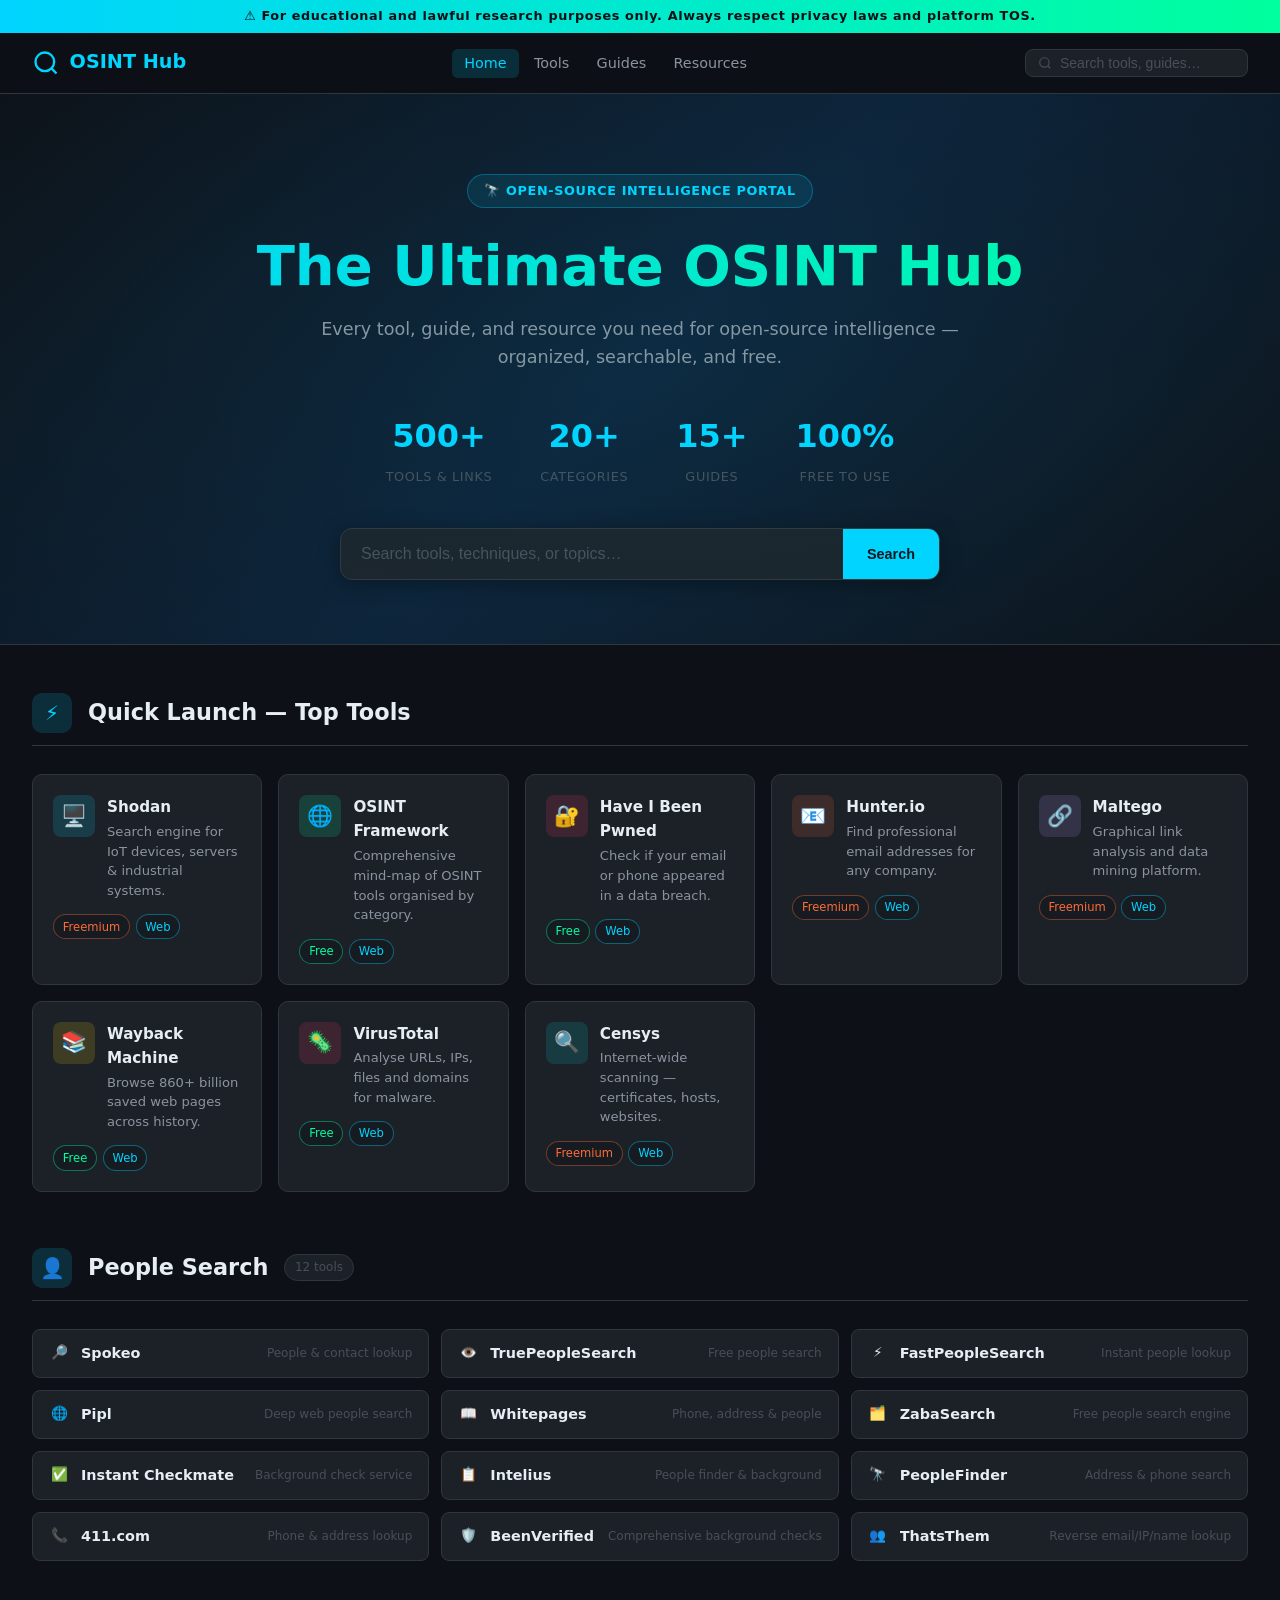
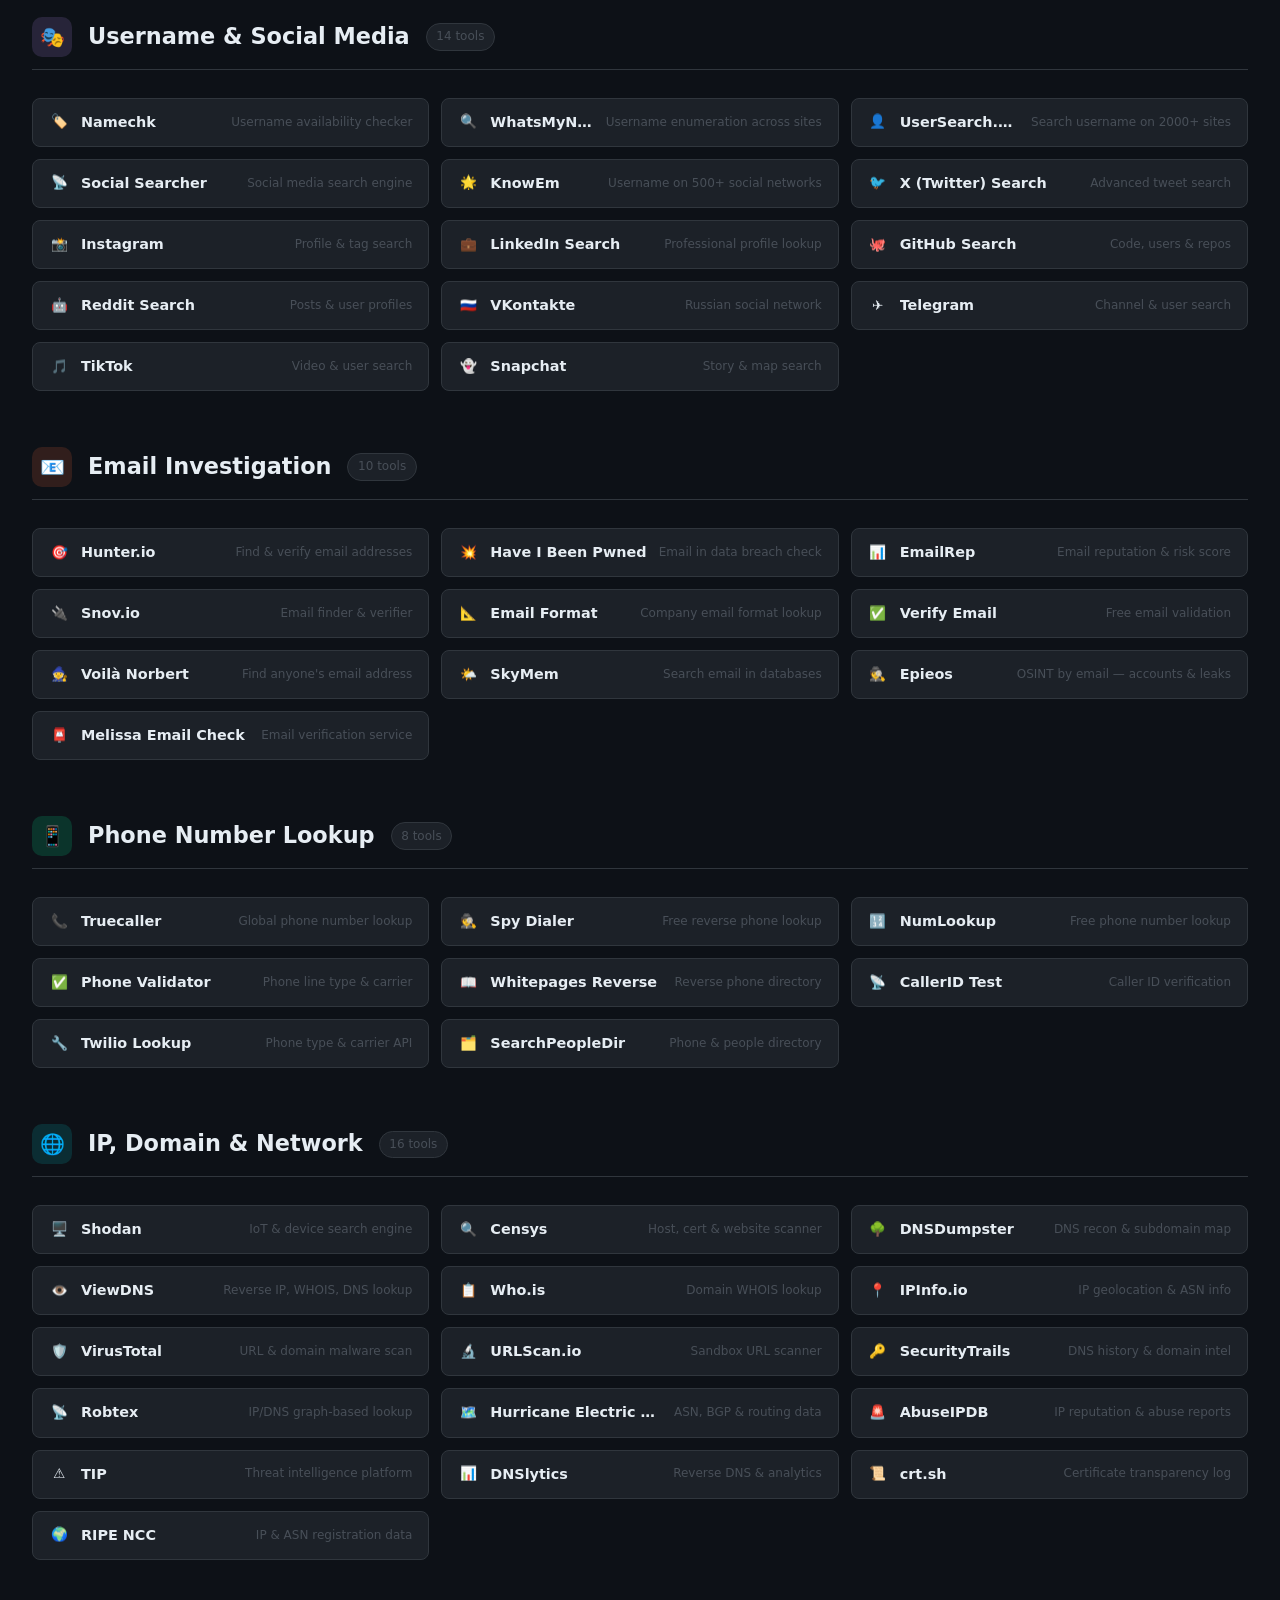
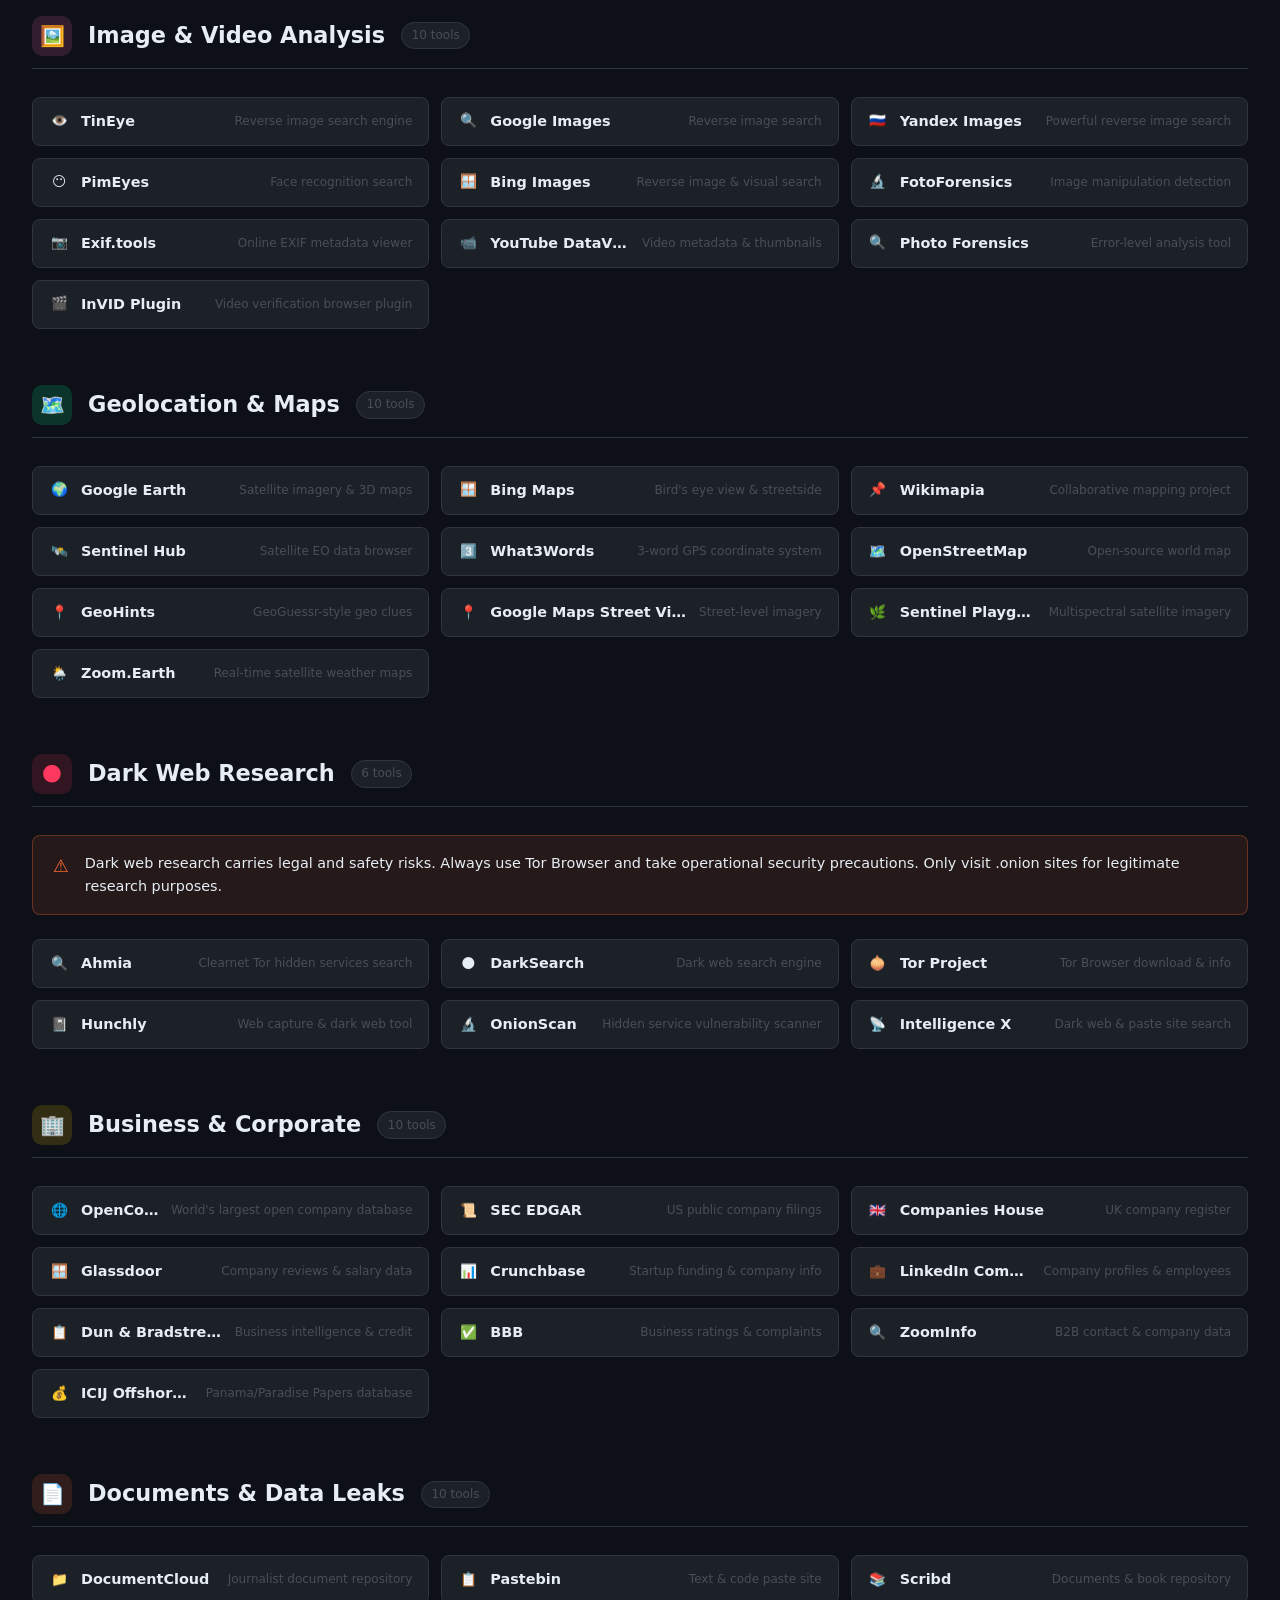
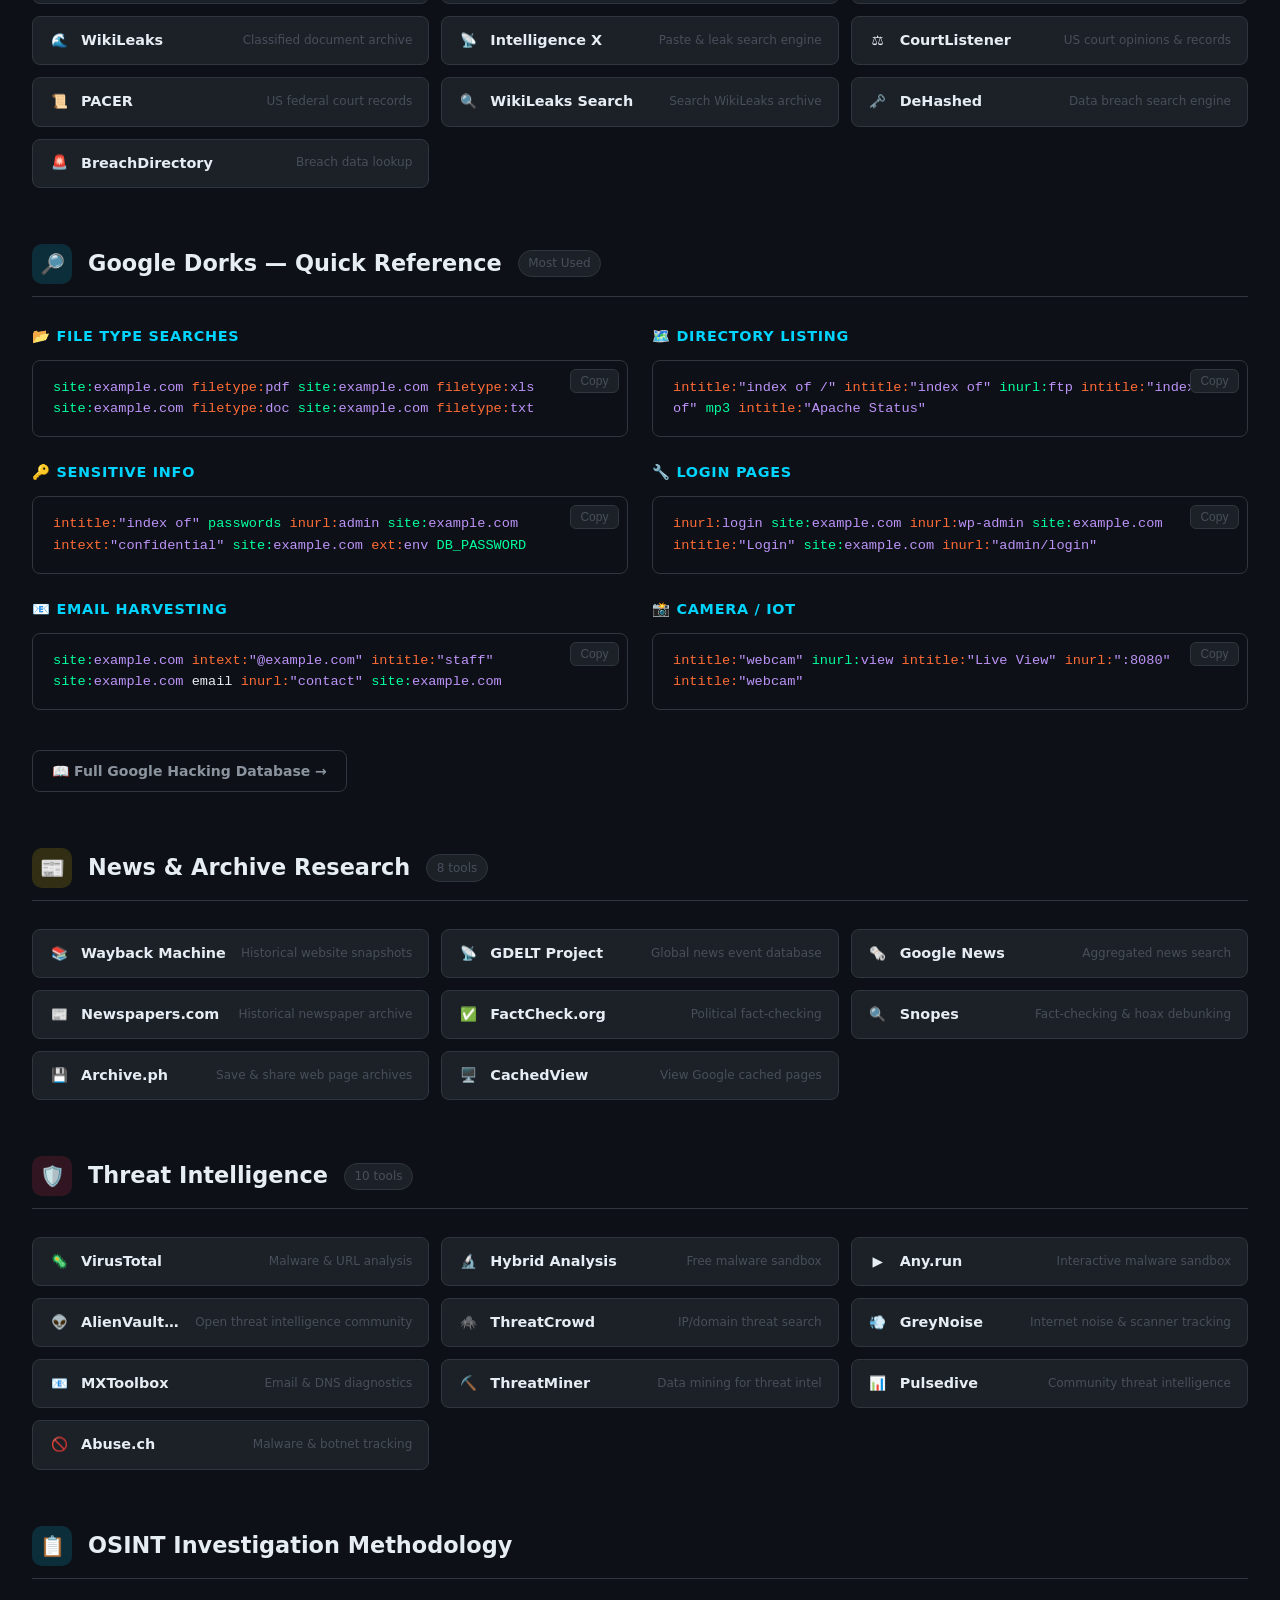
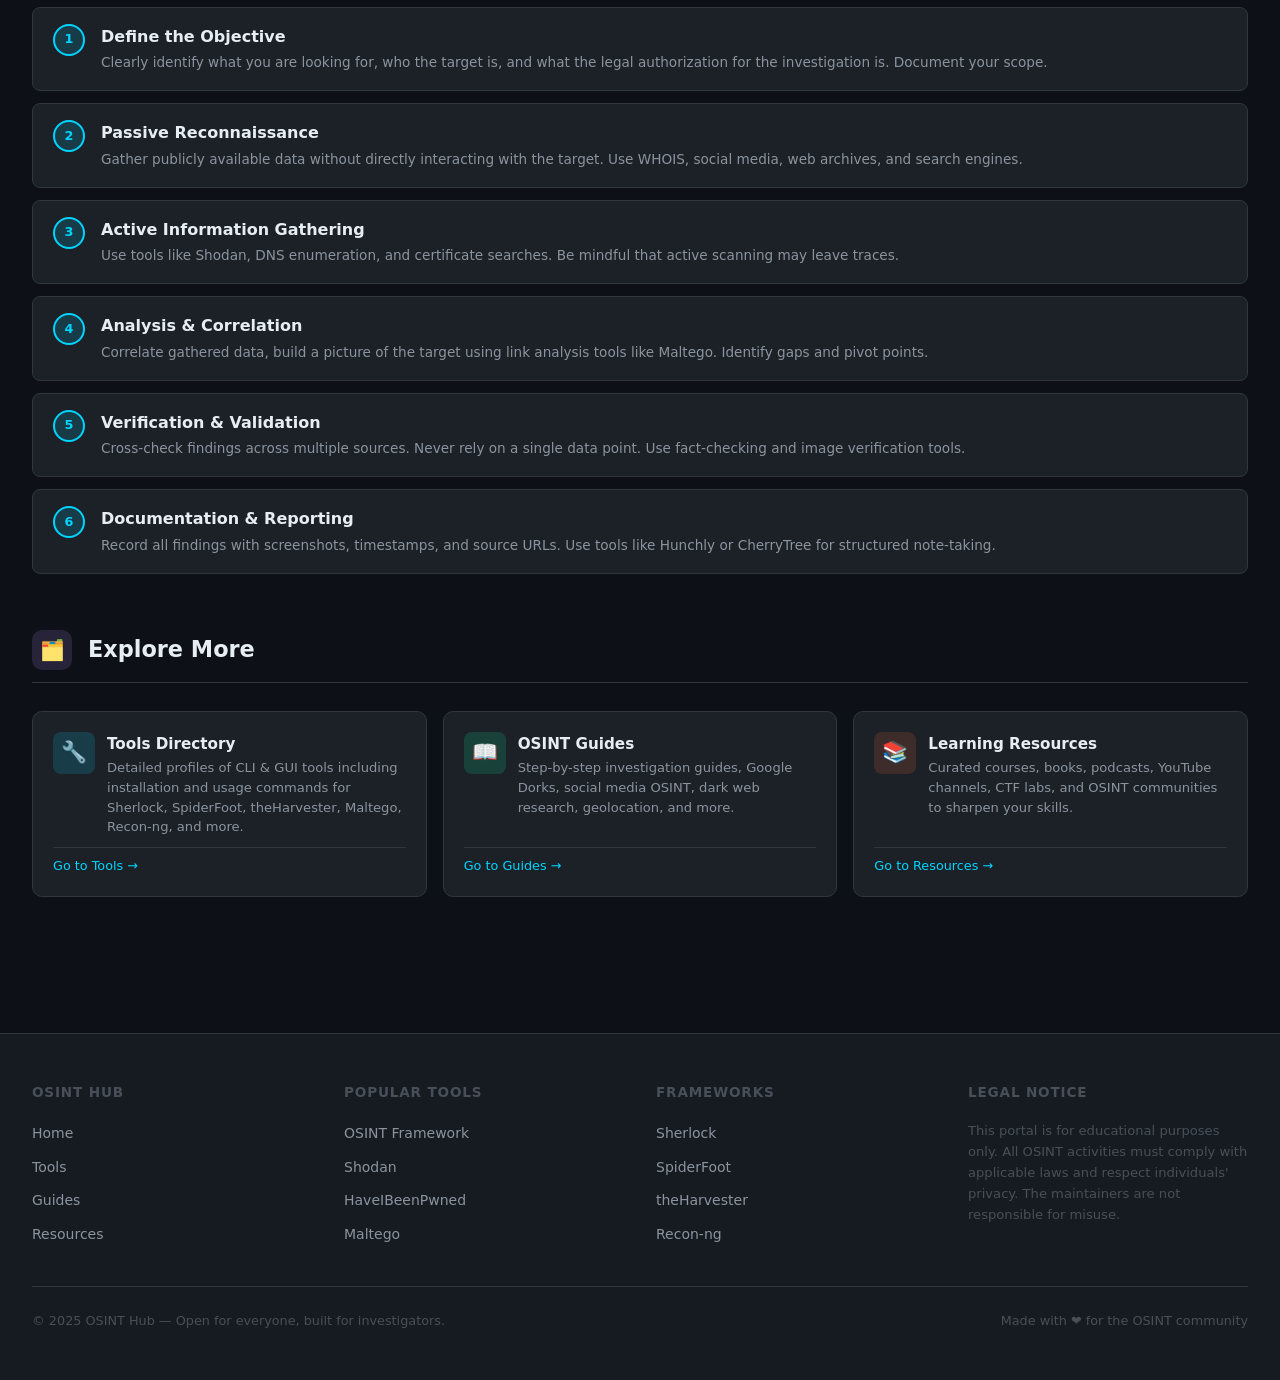
<file: index.html>
<!DOCTYPE html>
<html lang="en">
<head>
  <meta charset="utf-8">
  <meta name="viewport" content="width=device-width, initial-scale=1">
  <title>OSINT Hub — Ultimate Open-Source Intelligence Portal</title>
  <meta name="description" content="The ultimate OSINT resource portal — tools, guides, links, and methodologies for open-source intelligence investigations.">
  <link rel="stylesheet" href="css/style.css">
</head>
<body>

<div id="reading-progress"></div>

<!-- TOP NOTICE -->
<div class="top-bar">⚠️ For educational and lawful research purposes only. Always respect privacy laws and platform TOS.</div>

<!-- NAVBAR -->
<nav>
  <div class="nav-inner">
    <a href="index.html" class="nav-logo">
      <svg viewBox="0 0 24 24" fill="none" stroke="currentColor" stroke-width="2"><circle cx="11" cy="11" r="8"/><line x1="21" y1="21" x2="16.65" y2="16.65"/></svg>
      OSINT Hub
    </a>
    <ul class="nav-links">
      <li><a href="index.html">Home</a></li>
      <li><a href="tools.html">Tools</a></li>
      <li><a href="guides.html">Guides</a></li>
      <li><a href="resources.html">Resources</a></li>
    </ul>
    <div class="nav-search">
      <svg width="14" height="14" viewBox="0 0 24 24" fill="none" stroke="currentColor" stroke-width="2"><circle cx="11" cy="11" r="8"/><line x1="21" y1="21" x2="16.65" y2="16.65"/></svg>
      <input type="text" class="search-input" placeholder="Search tools, guides…" autocomplete="off">
    </div>
  </div>
</nav>

<div id="search-results"></div>

<!-- HERO -->
<section class="hero">
  <div class="hero-badge">🔭 Open-Source Intelligence Portal</div>
  <h1>The Ultimate OSINT Hub</h1>
  <p>Every tool, guide, and resource you need for open-source intelligence — organized, searchable, and free.</p>

  <div class="hero-stats">
    <div class="stat"><span class="stat-num">500+</span><span class="stat-label">Tools &amp; Links</span></div>
    <div class="stat"><span class="stat-num">20+</span><span class="stat-label">Categories</span></div>
    <div class="stat"><span class="stat-num">15+</span><span class="stat-label">Guides</span></div>
    <div class="stat"><span class="stat-num">100%</span><span class="stat-label">Free to Use</span></div>
  </div>

  <div class="hero-search">
    <input type="text" class="search-input" placeholder="Search tools, techniques, or topics…" autocomplete="off">
    <button type="button">Search</button>
  </div>
</section>

<!-- MAIN -->
<main>
  <div class="container">

    <!-- ========== QUICK LAUNCH ========== -->
    <section class="section-block">
      <div class="section-header">
        <div class="section-icon ic-blue">⚡</div>
        <h2>Quick Launch — Top Tools</h2>
      </div>
      <div class="cards-grid cards-grid-sm">

        <a class="card" href="https://www.shodan.io" target="_blank" rel="noopener">
          <div class="card-top">
            <div class="card-icon ic-blue">🖥️</div>
            <div><div class="card-title">Shodan</div><div class="card-desc">Search engine for IoT devices, servers &amp; industrial systems.</div></div>
          </div>
          <div class="card-tags"><span class="tag freemium">Freemium</span><span class="tag web">Web</span></div>
        </a>

        <a class="card" href="https://osintframework.com" target="_blank" rel="noopener">
          <div class="card-top">
            <div class="card-icon ic-green">🌐</div>
            <div><div class="card-title">OSINT Framework</div><div class="card-desc">Comprehensive mind-map of OSINT tools organised by category.</div></div>
          </div>
          <div class="card-tags"><span class="tag free">Free</span><span class="tag web">Web</span></div>
        </a>

        <a class="card" href="https://haveibeenpwned.com" target="_blank" rel="noopener">
          <div class="card-top">
            <div class="card-icon ic-red">🔐</div>
            <div><div class="card-title">Have I Been Pwned</div><div class="card-desc">Check if your email or phone appeared in a data breach.</div></div>
          </div>
          <div class="card-tags"><span class="tag free">Free</span><span class="tag web">Web</span></div>
        </a>

        <a class="card" href="https://hunter.io" target="_blank" rel="noopener">
          <div class="card-top">
            <div class="card-icon ic-orange">📧</div>
            <div><div class="card-title">Hunter.io</div><div class="card-desc">Find professional email addresses for any company.</div></div>
          </div>
          <div class="card-tags"><span class="tag freemium">Freemium</span><span class="tag web">Web</span></div>
        </a>

        <a class="card" href="https://www.maltego.com" target="_blank" rel="noopener">
          <div class="card-top">
            <div class="card-icon ic-purple">🔗</div>
            <div><div class="card-title">Maltego</div><div class="card-desc">Graphical link analysis and data mining platform.</div></div>
          </div>
          <div class="card-tags"><span class="tag freemium">Freemium</span><span class="tag web">Web</span></div>
        </a>

        <a class="card" href="https://web.archive.org" target="_blank" rel="noopener">
          <div class="card-top">
            <div class="card-icon ic-yellow">📚</div>
            <div><div class="card-title">Wayback Machine</div><div class="card-desc">Browse 860+ billion saved web pages across history.</div></div>
          </div>
          <div class="card-tags"><span class="tag free">Free</span><span class="tag web">Web</span></div>
        </a>

        <a class="card" href="https://www.virustotal.com" target="_blank" rel="noopener">
          <div class="card-top">
            <div class="card-icon ic-red">🦠</div>
            <div><div class="card-title">VirusTotal</div><div class="card-desc">Analyse URLs, IPs, files and domains for malware.</div></div>
          </div>
          <div class="card-tags"><span class="tag free">Free</span><span class="tag web">Web</span></div>
        </a>

        <a class="card" href="https://censys.io" target="_blank" rel="noopener">
          <div class="card-top">
            <div class="card-icon ic-teal">🔍</div>
            <div><div class="card-title">Censys</div><div class="card-desc">Internet-wide scanning — certificates, hosts, websites.</div></div>
          </div>
          <div class="card-tags"><span class="tag freemium">Freemium</span><span class="tag web">Web</span></div>
        </a>

      </div>
    </section>

    <!-- ========== PEOPLE SEARCH ========== -->
    <section class="section-block" id="people">
      <div class="section-header">
        <div class="section-icon ic-blue">👤</div>
        <h2>People Search</h2>
        <span class="badge">12 tools</span>
      </div>
      <div class="links-grid">
        <a class="link-item" href="https://www.spokeo.com" target="_blank" rel="noopener"><span class="link-favicon">🔎</span><span class="link-name">Spokeo</span><span class="link-desc">People &amp; contact lookup</span></a>
        <a class="link-item" href="https://www.truepeoplesearch.com" target="_blank" rel="noopener"><span class="link-favicon">👁️</span><span class="link-name">TruePeopleSearch</span><span class="link-desc">Free people search</span></a>
        <a class="link-item" href="https://www.fastpeoplesearch.com" target="_blank" rel="noopener"><span class="link-favicon">⚡</span><span class="link-name">FastPeopleSearch</span><span class="link-desc">Instant people lookup</span></a>
        <a class="link-item" href="https://pipl.com" target="_blank" rel="noopener"><span class="link-favicon">🌐</span><span class="link-name">Pipl</span><span class="link-desc">Deep web people search</span></a>
        <a class="link-item" href="https://www.whitepages.com" target="_blank" rel="noopener"><span class="link-favicon">📖</span><span class="link-name">Whitepages</span><span class="link-desc">Phone, address &amp; people</span></a>
        <a class="link-item" href="https://www.zabasearch.com" target="_blank" rel="noopener"><span class="link-favicon">🗂️</span><span class="link-name">ZabaSearch</span><span class="link-desc">Free people search engine</span></a>
        <a class="link-item" href="https://www.instantcheckmate.com" target="_blank" rel="noopener"><span class="link-favicon">✅</span><span class="link-name">Instant Checkmate</span><span class="link-desc">Background check service</span></a>
        <a class="link-item" href="https://www.intelius.com" target="_blank" rel="noopener"><span class="link-favicon">📋</span><span class="link-name">Intelius</span><span class="link-desc">People finder &amp; background</span></a>
        <a class="link-item" href="https://www.peoplefinder.com" target="_blank" rel="noopener"><span class="link-favicon">🔭</span><span class="link-name">PeopleFinder</span><span class="link-desc">Address &amp; phone search</span></a>
        <a class="link-item" href="https://411.com" target="_blank" rel="noopener"><span class="link-favicon">📞</span><span class="link-name">411.com</span><span class="link-desc">Phone &amp; address lookup</span></a>
        <a class="link-item" href="https://www.beenverified.com" target="_blank" rel="noopener"><span class="link-favicon">🛡️</span><span class="link-name">BeenVerified</span><span class="link-desc">Comprehensive background checks</span></a>
        <a class="link-item" href="https://thatsthem.com" target="_blank" rel="noopener"><span class="link-favicon">👥</span><span class="link-name">ThatsThem</span><span class="link-desc">Reverse email/IP/name lookup</span></a>
      </div>
    </section>

    <!-- ========== USERNAME / SOCIAL MEDIA ========== -->
    <section class="section-block" id="username">
      <div class="section-header">
        <div class="section-icon ic-purple">🎭</div>
        <h2>Username &amp; Social Media</h2>
        <span class="badge">14 tools</span>
      </div>
      <div class="links-grid">
        <a class="link-item" href="https://www.namechk.com" target="_blank" rel="noopener"><span class="link-favicon">🏷️</span><span class="link-name">Namechk</span><span class="link-desc">Username availability checker</span></a>
        <a class="link-item" href="https://whatsmyname.app" target="_blank" rel="noopener"><span class="link-favicon">🔍</span><span class="link-name">WhatsMyName</span><span class="link-desc">Username enumeration across sites</span></a>
        <a class="link-item" href="https://usersearch.org" target="_blank" rel="noopener"><span class="link-favicon">👤</span><span class="link-name">UserSearch.org</span><span class="link-desc">Search username on 2000+ sites</span></a>
        <a class="link-item" href="https://www.social-searcher.com" target="_blank" rel="noopener"><span class="link-favicon">📡</span><span class="link-name">Social Searcher</span><span class="link-desc">Social media search engine</span></a>
        <a class="link-item" href="https://knowem.com" target="_blank" rel="noopener"><span class="link-favicon">🌟</span><span class="link-name">KnowEm</span><span class="link-desc">Username on 500+ social networks</span></a>
        <a class="link-item" href="https://twitter.com/search" target="_blank" rel="noopener"><span class="link-favicon">🐦</span><span class="link-name">X (Twitter) Search</span><span class="link-desc">Advanced tweet search</span></a>
        <a class="link-item" href="https://www.instagram.com" target="_blank" rel="noopener"><span class="link-favicon">📸</span><span class="link-name">Instagram</span><span class="link-desc">Profile &amp; tag search</span></a>
        <a class="link-item" href="https://www.linkedin.com/search" target="_blank" rel="noopener"><span class="link-favicon">💼</span><span class="link-name">LinkedIn Search</span><span class="link-desc">Professional profile lookup</span></a>
        <a class="link-item" href="https://github.com/search" target="_blank" rel="noopener"><span class="link-favicon">🐙</span><span class="link-name">GitHub Search</span><span class="link-desc">Code, users &amp; repos</span></a>
        <a class="link-item" href="https://www.reddit.com/search" target="_blank" rel="noopener"><span class="link-favicon">🤖</span><span class="link-name">Reddit Search</span><span class="link-desc">Posts &amp; user profiles</span></a>
        <a class="link-item" href="https://vk.com" target="_blank" rel="noopener"><span class="link-favicon">🇷🇺</span><span class="link-name">VKontakte</span><span class="link-desc">Russian social network</span></a>
        <a class="link-item" href="https://t.me" target="_blank" rel="noopener"><span class="link-favicon">✈️</span><span class="link-name">Telegram</span><span class="link-desc">Channel &amp; user search</span></a>
        <a class="link-item" href="https://tiktok.com" target="_blank" rel="noopener"><span class="link-favicon">🎵</span><span class="link-name">TikTok</span><span class="link-desc">Video &amp; user search</span></a>
        <a class="link-item" href="https://www.snapchat.com" target="_blank" rel="noopener"><span class="link-favicon">👻</span><span class="link-name">Snapchat</span><span class="link-desc">Story &amp; map search</span></a>
      </div>
    </section>

    <!-- ========== EMAIL ========== -->
    <section class="section-block" id="email">
      <div class="section-header">
        <div class="section-icon ic-orange">📧</div>
        <h2>Email Investigation</h2>
        <span class="badge">10 tools</span>
      </div>
      <div class="links-grid">
        <a class="link-item" href="https://hunter.io" target="_blank" rel="noopener"><span class="link-favicon">🎯</span><span class="link-name">Hunter.io</span><span class="link-desc">Find &amp; verify email addresses</span></a>
        <a class="link-item" href="https://haveibeenpwned.com" target="_blank" rel="noopener"><span class="link-favicon">💥</span><span class="link-name">Have I Been Pwned</span><span class="link-desc">Email in data breach check</span></a>
        <a class="link-item" href="https://emailrep.io" target="_blank" rel="noopener"><span class="link-favicon">📊</span><span class="link-name">EmailRep</span><span class="link-desc">Email reputation &amp; risk score</span></a>
        <a class="link-item" href="https://app.snov.io" target="_blank" rel="noopener"><span class="link-favicon">🔌</span><span class="link-name">Snov.io</span><span class="link-desc">Email finder &amp; verifier</span></a>
        <a class="link-item" href="https://www.email-format.com" target="_blank" rel="noopener"><span class="link-favicon">📐</span><span class="link-name">Email Format</span><span class="link-desc">Company email format lookup</span></a>
        <a class="link-item" href="https://verify-email.org" target="_blank" rel="noopener"><span class="link-favicon">✅</span><span class="link-name">Verify Email</span><span class="link-desc">Free email validation</span></a>
        <a class="link-item" href="https://www.voilanorbert.com" target="_blank" rel="noopener"><span class="link-favicon">🧙</span><span class="link-name">Voilà Norbert</span><span class="link-desc">Find anyone's email address</span></a>
        <a class="link-item" href="https://www.skymem.info" target="_blank" rel="noopener"><span class="link-favicon">🌤️</span><span class="link-name">SkyMem</span><span class="link-desc">Search email in databases</span></a>
        <a class="link-item" href="https://epieos.com" target="_blank" rel="noopener"><span class="link-favicon">🕵️</span><span class="link-name">Epieos</span><span class="link-desc">OSINT by email — accounts &amp; leaks</span></a>
        <a class="link-item" href="https://www.melissa.com/v2/lookups/emailcheck" target="_blank" rel="noopener"><span class="link-favicon">📮</span><span class="link-name">Melissa Email Check</span><span class="link-desc">Email verification service</span></a>
      </div>
    </section>

    <!-- ========== PHONE NUMBERS ========== -->
    <section class="section-block" id="phone">
      <div class="section-header">
        <div class="section-icon ic-green">📱</div>
        <h2>Phone Number Lookup</h2>
        <span class="badge">8 tools</span>
      </div>
      <div class="links-grid">
        <a class="link-item" href="https://www.truecaller.com" target="_blank" rel="noopener"><span class="link-favicon">📞</span><span class="link-name">Truecaller</span><span class="link-desc">Global phone number lookup</span></a>
        <a class="link-item" href="https://spydialer.com" target="_blank" rel="noopener"><span class="link-favicon">🕵️</span><span class="link-name">Spy Dialer</span><span class="link-desc">Free reverse phone lookup</span></a>
        <a class="link-item" href="https://www.numlookup.com" target="_blank" rel="noopener"><span class="link-favicon">🔢</span><span class="link-name">NumLookup</span><span class="link-desc">Free phone number lookup</span></a>
        <a class="link-item" href="https://phonevalidator.com" target="_blank" rel="noopener"><span class="link-favicon">✅</span><span class="link-name">Phone Validator</span><span class="link-desc">Phone line type &amp; carrier</span></a>
        <a class="link-item" href="https://www.whitepages.com/reverse-phone" target="_blank" rel="noopener"><span class="link-favicon">📖</span><span class="link-name">Whitepages Reverse</span><span class="link-desc">Reverse phone directory</span></a>
        <a class="link-item" href="https://www.calleridtest.com" target="_blank" rel="noopener"><span class="link-favicon">📡</span><span class="link-name">CallerID Test</span><span class="link-desc">Caller ID verification</span></a>
        <a class="link-item" href="https://www.twilio.com/lookup" target="_blank" rel="noopener"><span class="link-favicon">🔧</span><span class="link-name">Twilio Lookup</span><span class="link-desc">Phone type &amp; carrier API</span></a>
        <a class="link-item" href="https://www.searchpeopledirectory.com" target="_blank" rel="noopener"><span class="link-favicon">🗂️</span><span class="link-name">SearchPeopleDir</span><span class="link-desc">Phone &amp; people directory</span></a>
      </div>
    </section>

    <!-- ========== IP / DOMAIN / NETWORK ========== -->
    <section class="section-block" id="network">
      <div class="section-header">
        <div class="section-icon ic-teal">🌐</div>
        <h2>IP, Domain &amp; Network</h2>
        <span class="badge">16 tools</span>
      </div>
      <div class="links-grid">
        <a class="link-item" href="https://www.shodan.io" target="_blank" rel="noopener"><span class="link-favicon">🖥️</span><span class="link-name">Shodan</span><span class="link-desc">IoT &amp; device search engine</span></a>
        <a class="link-item" href="https://censys.io" target="_blank" rel="noopener"><span class="link-favicon">🔍</span><span class="link-name">Censys</span><span class="link-desc">Host, cert &amp; website scanner</span></a>
        <a class="link-item" href="https://dnsdumpster.com" target="_blank" rel="noopener"><span class="link-favicon">🌳</span><span class="link-name">DNSDumpster</span><span class="link-desc">DNS recon &amp; subdomain map</span></a>
        <a class="link-item" href="https://viewdns.info" target="_blank" rel="noopener"><span class="link-favicon">👁️</span><span class="link-name">ViewDNS</span><span class="link-desc">Reverse IP, WHOIS, DNS lookup</span></a>
        <a class="link-item" href="https://who.is" target="_blank" rel="noopener"><span class="link-favicon">📋</span><span class="link-name">Who.is</span><span class="link-desc">Domain WHOIS lookup</span></a>
        <a class="link-item" href="https://ipinfo.io" target="_blank" rel="noopener"><span class="link-favicon">📍</span><span class="link-name">IPInfo.io</span><span class="link-desc">IP geolocation &amp; ASN info</span></a>
        <a class="link-item" href="https://www.virustotal.com" target="_blank" rel="noopener"><span class="link-favicon">🛡️</span><span class="link-name">VirusTotal</span><span class="link-desc">URL &amp; domain malware scan</span></a>
        <a class="link-item" href="https://urlscan.io" target="_blank" rel="noopener"><span class="link-favicon">🔬</span><span class="link-name">URLScan.io</span><span class="link-desc">Sandbox URL scanner</span></a>
        <a class="link-item" href="https://securitytrails.com" target="_blank" rel="noopener"><span class="link-favicon">🔑</span><span class="link-name">SecurityTrails</span><span class="link-desc">DNS history &amp; domain intel</span></a>
        <a class="link-item" href="https://www.robtex.com" target="_blank" rel="noopener"><span class="link-favicon">📡</span><span class="link-name">Robtex</span><span class="link-desc">IP/DNS graph-based lookup</span></a>
        <a class="link-item" href="https://bgp.he.net" target="_blank" rel="noopener"><span class="link-favicon">🗺️</span><span class="link-name">Hurricane Electric BGP</span><span class="link-desc">ASN, BGP &amp; routing data</span></a>
        <a class="link-item" href="https://www.abuseipdb.com" target="_blank" rel="noopener"><span class="link-favicon">🚨</span><span class="link-name">AbuseIPDB</span><span class="link-desc">IP reputation &amp; abuse reports</span></a>
        <a class="link-item" href="https://threatintelligenceplatform.com" target="_blank" rel="noopener"><span class="link-favicon">⚠️</span><span class="link-name">TIP</span><span class="link-desc">Threat intelligence platform</span></a>
        <a class="link-item" href="https://www.dnslytics.com" target="_blank" rel="noopener"><span class="link-favicon">📊</span><span class="link-name">DNSlytics</span><span class="link-desc">Reverse DNS &amp; analytics</span></a>
        <a class="link-item" href="https://crt.sh" target="_blank" rel="noopener"><span class="link-favicon">📜</span><span class="link-name">crt.sh</span><span class="link-desc">Certificate transparency log</span></a>
        <a class="link-item" href="https://www.ripe.net" target="_blank" rel="noopener"><span class="link-favicon">🌍</span><span class="link-name">RIPE NCC</span><span class="link-desc">IP &amp; ASN registration data</span></a>
      </div>
    </section>

    <!-- ========== IMAGE / VIDEO ========== -->
    <section class="section-block" id="images">
      <div class="section-header">
        <div class="section-icon ic-pink">🖼️</div>
        <h2>Image &amp; Video Analysis</h2>
        <span class="badge">10 tools</span>
      </div>
      <div class="links-grid">
        <a class="link-item" href="https://tineye.com" target="_blank" rel="noopener"><span class="link-favicon">👁️</span><span class="link-name">TinEye</span><span class="link-desc">Reverse image search engine</span></a>
        <a class="link-item" href="https://images.google.com" target="_blank" rel="noopener"><span class="link-favicon">🔍</span><span class="link-name">Google Images</span><span class="link-desc">Reverse image search</span></a>
        <a class="link-item" href="https://yandex.com/images" target="_blank" rel="noopener"><span class="link-favicon">🇷🇺</span><span class="link-name">Yandex Images</span><span class="link-desc">Powerful reverse image search</span></a>
        <a class="link-item" href="https://pimeyes.com" target="_blank" rel="noopener"><span class="link-favicon">😶</span><span class="link-name">PimEyes</span><span class="link-desc">Face recognition search</span></a>
        <a class="link-item" href="https://www.bing.com/images" target="_blank" rel="noopener"><span class="link-favicon">🪟</span><span class="link-name">Bing Images</span><span class="link-desc">Reverse image &amp; visual search</span></a>
        <a class="link-item" href="https://fotoforensics.com" target="_blank" rel="noopener"><span class="link-favicon">🔬</span><span class="link-name">FotoForensics</span><span class="link-desc">Image manipulation detection</span></a>
        <a class="link-item" href="https://www.exif.tools" target="_blank" rel="noopener"><span class="link-favicon">📷</span><span class="link-name">Exif.tools</span><span class="link-desc">Online EXIF metadata viewer</span></a>
        <a class="link-item" href="https://citizenevidence.amnestyusa.org" target="_blank" rel="noopener"><span class="link-favicon">📹</span><span class="link-name">YouTube DataViewer</span><span class="link-desc">Video metadata &amp; thumbnails</span></a>
        <a class="link-item" href="https://29a.ch/photo-forensics" target="_blank" rel="noopener"><span class="link-favicon">🔍</span><span class="link-name">Photo Forensics</span><span class="link-desc">Error-level analysis tool</span></a>
        <a class="link-item" href="https://www.invid-project.eu/tools-and-services/invid-verification-plugin/" target="_blank" rel="noopener"><span class="link-favicon">🎬</span><span class="link-name">InVID Plugin</span><span class="link-desc">Video verification browser plugin</span></a>
      </div>
    </section>

    <!-- ========== GEOLOCATION / MAPS ========== -->
    <section class="section-block" id="geo">
      <div class="section-header">
        <div class="section-icon ic-green">🗺️</div>
        <h2>Geolocation &amp; Maps</h2>
        <span class="badge">10 tools</span>
      </div>
      <div class="links-grid">
        <a class="link-item" href="https://earth.google.com" target="_blank" rel="noopener"><span class="link-favicon">🌍</span><span class="link-name">Google Earth</span><span class="link-desc">Satellite imagery &amp; 3D maps</span></a>
        <a class="link-item" href="https://www.bing.com/maps" target="_blank" rel="noopener"><span class="link-favicon">🪟</span><span class="link-name">Bing Maps</span><span class="link-desc">Bird's eye view &amp; streetside</span></a>
        <a class="link-item" href="https://www.wikimapia.org" target="_blank" rel="noopener"><span class="link-favicon">📌</span><span class="link-name">Wikimapia</span><span class="link-desc">Collaborative mapping project</span></a>
        <a class="link-item" href="https://sentinel-hub.com" target="_blank" rel="noopener"><span class="link-favicon">🛰️</span><span class="link-name">Sentinel Hub</span><span class="link-desc">Satellite EO data browser</span></a>
        <a class="link-item" href="https://what3words.com" target="_blank" rel="noopener"><span class="link-favicon">3️⃣</span><span class="link-name">What3Words</span><span class="link-desc">3-word GPS coordinate system</span></a>
        <a class="link-item" href="https://www.openstreetmap.org" target="_blank" rel="noopener"><span class="link-favicon">🗺️</span><span class="link-name">OpenStreetMap</span><span class="link-desc">Open-source world map</span></a>
        <a class="link-item" href="https://www.geohints.com" target="_blank" rel="noopener"><span class="link-favicon">📍</span><span class="link-name">GeoHints</span><span class="link-desc">GeoGuessr-style geo clues</span></a>
        <a class="link-item" href="https://www.google.com/maps" target="_blank" rel="noopener"><span class="link-favicon">📍</span><span class="link-name">Google Maps Street View</span><span class="link-desc">Street-level imagery</span></a>
        <a class="link-item" href="https://apps.sentinel-hub.com/sentinel-playground" target="_blank" rel="noopener"><span class="link-favicon">🌿</span><span class="link-name">Sentinel Playground</span><span class="link-desc">Multispectral satellite imagery</span></a>
        <a class="link-item" href="https://zoom.earth" target="_blank" rel="noopener"><span class="link-favicon">🌦️</span><span class="link-name">Zoom.Earth</span><span class="link-desc">Real-time satellite weather maps</span></a>
      </div>
    </section>

    <!-- ========== DARK WEB ========== -->
    <section class="section-block" id="darkweb">
      <div class="section-header">
        <div class="section-icon ic-red">🌑</div>
        <h2>Dark Web Research</h2>
        <span class="badge">6 tools</span>
      </div>
      <div class="alert alert-warning">
        <span class="alert-icon">⚠️</span>
        <span>Dark web research carries legal and safety risks. Always use Tor Browser and take operational security precautions. Only visit .onion sites for legitimate research purposes.</span>
      </div>
      <div class="links-grid">
        <a class="link-item" href="https://ahmia.fi" target="_blank" rel="noopener"><span class="link-favicon">🔍</span><span class="link-name">Ahmia</span><span class="link-desc">Clearnet Tor hidden services search</span></a>
        <a class="link-item" href="https://darksearch.io" target="_blank" rel="noopener"><span class="link-favicon">🌑</span><span class="link-name">DarkSearch</span><span class="link-desc">Dark web search engine</span></a>
        <a class="link-item" href="https://www.torproject.org" target="_blank" rel="noopener"><span class="link-favicon">🧅</span><span class="link-name">Tor Project</span><span class="link-desc">Tor Browser download &amp; info</span></a>
        <a class="link-item" href="https://hunchly.com" target="_blank" rel="noopener"><span class="link-favicon">📓</span><span class="link-name">Hunchly</span><span class="link-desc">Web capture &amp; dark web tool</span></a>
        <a class="link-item" href="https://www.onionscan.org" target="_blank" rel="noopener"><span class="link-favicon">🔬</span><span class="link-name">OnionScan</span><span class="link-desc">Hidden service vulnerability scanner</span></a>
        <a class="link-item" href="https://intelx.io" target="_blank" rel="noopener"><span class="link-favicon">📡</span><span class="link-name">Intelligence X</span><span class="link-desc">Dark web &amp; paste site search</span></a>
      </div>
    </section>

    <!-- ========== BUSINESS / CORPORATE ========== -->
    <section class="section-block" id="business">
      <div class="section-header">
        <div class="section-icon ic-yellow">🏢</div>
        <h2>Business &amp; Corporate</h2>
        <span class="badge">10 tools</span>
      </div>
      <div class="links-grid">
        <a class="link-item" href="https://opencorporates.com" target="_blank" rel="noopener"><span class="link-favicon">🌐</span><span class="link-name">OpenCorporates</span><span class="link-desc">World's largest open company database</span></a>
        <a class="link-item" href="https://www.sec.gov/cgi-bin/browse-edgar" target="_blank" rel="noopener"><span class="link-favicon">📜</span><span class="link-name">SEC EDGAR</span><span class="link-desc">US public company filings</span></a>
        <a class="link-item" href="https://find-and-update.company-information.service.gov.uk" target="_blank" rel="noopener"><span class="link-favicon">🇬🇧</span><span class="link-name">Companies House</span><span class="link-desc">UK company register</span></a>
        <a class="link-item" href="https://www.glassdoor.com" target="_blank" rel="noopener"><span class="link-favicon">🪟</span><span class="link-name">Glassdoor</span><span class="link-desc">Company reviews &amp; salary data</span></a>
        <a class="link-item" href="https://www.crunchbase.com" target="_blank" rel="noopener"><span class="link-favicon">📊</span><span class="link-name">Crunchbase</span><span class="link-desc">Startup funding &amp; company info</span></a>
        <a class="link-item" href="https://www.linkedin.com/company" target="_blank" rel="noopener"><span class="link-favicon">💼</span><span class="link-name">LinkedIn Companies</span><span class="link-desc">Company profiles &amp; employees</span></a>
        <a class="link-item" href="https://www.dnb.com" target="_blank" rel="noopener"><span class="link-favicon">📋</span><span class="link-name">Dun &amp; Bradstreet</span><span class="link-desc">Business intelligence &amp; credit</span></a>
        <a class="link-item" href="https://www.bbb.org" target="_blank" rel="noopener"><span class="link-favicon">✅</span><span class="link-name">BBB</span><span class="link-desc">Business ratings &amp; complaints</span></a>
        <a class="link-item" href="https://www.zoominfo.com" target="_blank" rel="noopener"><span class="link-favicon">🔍</span><span class="link-name">ZoomInfo</span><span class="link-desc">B2B contact &amp; company data</span></a>
        <a class="link-item" href="https://icij.org/investigations/offshore-leaks" target="_blank" rel="noopener"><span class="link-favicon">💰</span><span class="link-name">ICIJ Offshore Leaks</span><span class="link-desc">Panama/Paradise Papers database</span></a>
      </div>
    </section>

    <!-- ========== DOCUMENTS & LEAKS ========== -->
    <section class="section-block" id="documents">
      <div class="section-header">
        <div class="section-icon ic-orange">📄</div>
        <h2>Documents &amp; Data Leaks</h2>
        <span class="badge">10 tools</span>
      </div>
      <div class="links-grid">
        <a class="link-item" href="https://www.documentcloud.org" target="_blank" rel="noopener"><span class="link-favicon">📁</span><span class="link-name">DocumentCloud</span><span class="link-desc">Journalist document repository</span></a>
        <a class="link-item" href="https://pastebin.com" target="_blank" rel="noopener"><span class="link-favicon">📋</span><span class="link-name">Pastebin</span><span class="link-desc">Text &amp; code paste site</span></a>
        <a class="link-item" href="https://www.scribd.com" target="_blank" rel="noopener"><span class="link-favicon">📚</span><span class="link-name">Scribd</span><span class="link-desc">Documents &amp; book repository</span></a>
        <a class="link-item" href="https://wikileaks.org" target="_blank" rel="noopener"><span class="link-favicon">🌊</span><span class="link-name">WikiLeaks</span><span class="link-desc">Classified document archive</span></a>
        <a class="link-item" href="https://intelx.io" target="_blank" rel="noopener"><span class="link-favicon">📡</span><span class="link-name">Intelligence X</span><span class="link-desc">Paste &amp; leak search engine</span></a>
        <a class="link-item" href="https://www.courtlistener.com" target="_blank" rel="noopener"><span class="link-favicon">⚖️</span><span class="link-name">CourtListener</span><span class="link-desc">US court opinions &amp; records</span></a>
        <a class="link-item" href="https://www.pacer.gov" target="_blank" rel="noopener"><span class="link-favicon">📜</span><span class="link-name">PACER</span><span class="link-desc">US federal court records</span></a>
        <a class="link-item" href="https://search.wikileaks.org" target="_blank" rel="noopener"><span class="link-favicon">🔍</span><span class="link-name">WikiLeaks Search</span><span class="link-desc">Search WikiLeaks archive</span></a>
        <a class="link-item" href="https://dehashed.com" target="_blank" rel="noopener"><span class="link-favicon">🗝️</span><span class="link-name">DeHashed</span><span class="link-desc">Data breach search engine</span></a>
        <a class="link-item" href="https://www.raidforums.com" target="_blank" rel="noopener"><span class="link-favicon">🚨</span><span class="link-name">BreachDirectory</span><span class="link-desc">Breach data lookup</span></a>
      </div>
    </section>

    <!-- ========== GOOGLE DORKS ========== -->
    <section class="section-block" id="dorks">
      <div class="section-header">
        <div class="section-icon ic-blue">🔎</div>
        <h2>Google Dorks — Quick Reference</h2>
        <span class="badge">Most Used</span>
      </div>
      <div class="two-col">
        <div>
          <div class="guide-section">
            <h4>📂 File Type Searches</h4>
            <div class="code-block">
<button class="copy-btn">Copy</button>
<span class="cmd">site:</span><span class="val">example.com</span> <span class="flag">filetype:</span><span class="val">pdf</span>
<span class="cmd">site:</span><span class="val">example.com</span> <span class="flag">filetype:</span><span class="val">xls</span>
<span class="cmd">site:</span><span class="val">example.com</span> <span class="flag">filetype:</span><span class="val">doc</span>
<span class="cmd">site:</span><span class="val">example.com</span> <span class="flag">filetype:</span><span class="val">txt</span></div>
          </div>
          <div class="guide-section">
            <h4>🔑 Sensitive Info</h4>
            <div class="code-block">
<button class="copy-btn">Copy</button>
<span class="flag">intitle:</span><span class="val">"index of"</span> <span class="cmd">passwords</span>
<span class="flag">inurl:</span><span class="val">admin</span> <span class="cmd">site:</span><span class="val">example.com</span>
<span class="flag">intext:</span><span class="val">"confidential"</span> <span class="cmd">site:</span><span class="val">example.com</span>
<span class="flag">ext:</span><span class="val">env</span> <span class="cmd">DB_PASSWORD</span></div>
          </div>
          <div class="guide-section">
            <h4>📧 Email Harvesting</h4>
            <div class="code-block">
<button class="copy-btn">Copy</button>
<span class="cmd">site:</span><span class="val">example.com</span> <span class="flag">intext:</span><span class="val">"@example.com"</span>
<span class="flag">intitle:</span><span class="val">"staff"</span> <span class="cmd">site:</span><span class="val">example.com</span> email
<span class="flag">inurl:</span><span class="val">"contact"</span> <span class="cmd">site:</span><span class="val">example.com</span></div>
          </div>
        </div>
        <div>
          <div class="guide-section">
            <h4>🗺️ Directory Listing</h4>
            <div class="code-block">
<button class="copy-btn">Copy</button>
<span class="flag">intitle:</span><span class="val">"index of /"</span>
<span class="flag">intitle:</span><span class="val">"index of"</span> <span class="cmd">inurl:</span><span class="val">ftp</span>
<span class="flag">intitle:</span><span class="val">"index of"</span> <span class="cmd">mp3</span>
<span class="flag">intitle:</span><span class="val">"Apache Status"</span></div>
          </div>
          <div class="guide-section">
            <h4>🔧 Login Pages</h4>
            <div class="code-block">
<button class="copy-btn">Copy</button>
<span class="flag">inurl:</span><span class="val">login</span> <span class="cmd">site:</span><span class="val">example.com</span>
<span class="flag">inurl:</span><span class="val">wp-admin</span> <span class="cmd">site:</span><span class="val">example.com</span>
<span class="flag">intitle:</span><span class="val">"Login"</span> <span class="cmd">site:</span><span class="val">example.com</span>
<span class="flag">inurl:</span><span class="val">"admin/login"</span></div>
          </div>
          <div class="guide-section">
            <h4>📸 Camera / IoT</h4>
            <div class="code-block">
<button class="copy-btn">Copy</button>
<span class="flag">intitle:</span><span class="val">"webcam"</span> <span class="cmd">inurl:</span><span class="val">view</span>
<span class="flag">intitle:</span><span class="val">"Live View"</span>
<span class="flag">inurl:</span><span class="val">":8080"</span> <span class="flag">intitle:</span><span class="val">"webcam"</span></div>
          </div>
        </div>
      </div>
      <div class="mt-2">
        <a href="https://www.exploit-db.com/google-hacking-database" target="_blank" rel="noopener" class="btn btn-outline">📖 Full Google Hacking Database →</a>
      </div>
    </section>

    <!-- ========== NEWS & ARCHIVE ========== -->
    <section class="section-block" id="news">
      <div class="section-header">
        <div class="section-icon ic-yellow">📰</div>
        <h2>News &amp; Archive Research</h2>
        <span class="badge">8 tools</span>
      </div>
      <div class="links-grid">
        <a class="link-item" href="https://web.archive.org" target="_blank" rel="noopener"><span class="link-favicon">📚</span><span class="link-name">Wayback Machine</span><span class="link-desc">Historical website snapshots</span></a>
        <a class="link-item" href="https://gdeltproject.org" target="_blank" rel="noopener"><span class="link-favicon">📡</span><span class="link-name">GDELT Project</span><span class="link-desc">Global news event database</span></a>
        <a class="link-item" href="https://news.google.com" target="_blank" rel="noopener"><span class="link-favicon">🗞️</span><span class="link-name">Google News</span><span class="link-desc">Aggregated news search</span></a>
        <a class="link-item" href="https://www.newspapers.com" target="_blank" rel="noopener"><span class="link-favicon">📰</span><span class="link-name">Newspapers.com</span><span class="link-desc">Historical newspaper archive</span></a>
        <a class="link-item" href="https://www.factcheck.org" target="_blank" rel="noopener"><span class="link-favicon">✅</span><span class="link-name">FactCheck.org</span><span class="link-desc">Political fact-checking</span></a>
        <a class="link-item" href="https://www.snopes.com" target="_blank" rel="noopener"><span class="link-favicon">🔍</span><span class="link-name">Snopes</span><span class="link-desc">Fact-checking &amp; hoax debunking</span></a>
        <a class="link-item" href="https://archive.ph" target="_blank" rel="noopener"><span class="link-favicon">💾</span><span class="link-name">Archive.ph</span><span class="link-desc">Save &amp; share web page archives</span></a>
        <a class="link-item" href="https://cachedview.nl" target="_blank" rel="noopener"><span class="link-favicon">🖥️</span><span class="link-name">CachedView</span><span class="link-desc">View Google cached pages</span></a>
      </div>
    </section>

    <!-- ========== THREAT INTEL ========== -->
    <section class="section-block" id="threat">
      <div class="section-header">
        <div class="section-icon ic-red">🛡️</div>
        <h2>Threat Intelligence</h2>
        <span class="badge">10 tools</span>
      </div>
      <div class="links-grid">
        <a class="link-item" href="https://www.virustotal.com" target="_blank" rel="noopener"><span class="link-favicon">🦠</span><span class="link-name">VirusTotal</span><span class="link-desc">Malware &amp; URL analysis</span></a>
        <a class="link-item" href="https://www.hybrid-analysis.com" target="_blank" rel="noopener"><span class="link-favicon">🔬</span><span class="link-name">Hybrid Analysis</span><span class="link-desc">Free malware sandbox</span></a>
        <a class="link-item" href="https://any.run" target="_blank" rel="noopener"><span class="link-favicon">▶️</span><span class="link-name">Any.run</span><span class="link-desc">Interactive malware sandbox</span></a>
        <a class="link-item" href="https://otx.alienvault.com" target="_blank" rel="noopener"><span class="link-favicon">👽</span><span class="link-name">AlienVault OTX</span><span class="link-desc">Open threat intelligence community</span></a>
        <a class="link-item" href="https://www.threatcrowd.org" target="_blank" rel="noopener"><span class="link-favicon">🕷️</span><span class="link-name">ThreatCrowd</span><span class="link-desc">IP/domain threat search</span></a>
        <a class="link-item" href="https://viz.greynoise.io" target="_blank" rel="noopener"><span class="link-favicon">💨</span><span class="link-name">GreyNoise</span><span class="link-desc">Internet noise &amp; scanner tracking</span></a>
        <a class="link-item" href="https://mxtoolbox.com" target="_blank" rel="noopener"><span class="link-favicon">📧</span><span class="link-name">MXToolbox</span><span class="link-desc">Email &amp; DNS diagnostics</span></a>
        <a class="link-item" href="https://www.threatminer.org" target="_blank" rel="noopener"><span class="link-favicon">⛏️</span><span class="link-name">ThreatMiner</span><span class="link-desc">Data mining for threat intel</span></a>
        <a class="link-item" href="https://pulsedive.com" target="_blank" rel="noopener"><span class="link-favicon">📊</span><span class="link-name">Pulsedive</span><span class="link-desc">Community threat intelligence</span></a>
        <a class="link-item" href="https://www.abusech.org" target="_blank" rel="noopener"><span class="link-favicon">🚫</span><span class="link-name">Abuse.ch</span><span class="link-desc">Malware &amp; botnet tracking</span></a>
      </div>
    </section>

    <!-- ===== OSINT METHODOLOGY ===== -->
    <section class="section-block" id="methodology">
      <div class="section-header">
        <div class="section-icon ic-blue">📋</div>
        <h2>OSINT Investigation Methodology</h2>
      </div>
      <div class="steps-list">
        <div class="step">
          <div class="step-num">1</div>
          <div><div class="step-title">Define the Objective</div><div class="step-desc">Clearly identify what you are looking for, who the target is, and what the legal authorization for the investigation is. Document your scope.</div></div>
        </div>
        <div class="step">
          <div class="step-num">2</div>
          <div><div class="step-title">Passive Reconnaissance</div><div class="step-desc">Gather publicly available data without directly interacting with the target. Use WHOIS, social media, web archives, and search engines.</div></div>
        </div>
        <div class="step">
          <div class="step-num">3</div>
          <div><div class="step-title">Active Information Gathering</div><div class="step-desc">Use tools like Shodan, DNS enumeration, and certificate searches. Be mindful that active scanning may leave traces.</div></div>
        </div>
        <div class="step">
          <div class="step-num">4</div>
          <div><div class="step-title">Analysis &amp; Correlation</div><div class="step-desc">Correlate gathered data, build a picture of the target using link analysis tools like Maltego. Identify gaps and pivot points.</div></div>
        </div>
        <div class="step">
          <div class="step-num">5</div>
          <div><div class="step-title">Verification &amp; Validation</div><div class="step-desc">Cross-check findings across multiple sources. Never rely on a single data point. Use fact-checking and image verification tools.</div></div>
        </div>
        <div class="step">
          <div class="step-num">6</div>
          <div><div class="step-title">Documentation &amp; Reporting</div><div class="step-desc">Record all findings with screenshots, timestamps, and source URLs. Use tools like Hunchly or CherryTree for structured note-taking.</div></div>
        </div>
      </div>
    </section>

    <!-- ===== NAVIGATION CARDS ===== -->
    <section class="section-block">
      <div class="section-header">
        <div class="section-icon ic-purple">🗂️</div>
        <h2>Explore More</h2>
      </div>
      <div class="cards-grid" style="grid-template-columns: repeat(auto-fill, minmax(300px, 1fr))">
        <a class="card" href="tools.html">
          <div class="card-top">
            <div class="card-icon ic-blue">🔧</div>
            <div><div class="card-title">Tools Directory</div><div class="card-desc">Detailed profiles of CLI &amp; GUI tools including installation and usage commands for Sherlock, SpiderFoot, theHarvester, Maltego, Recon-ng, and more.</div></div>
          </div>
          <span class="card-link">Go to Tools →</span>
        </a>
        <a class="card" href="guides.html">
          <div class="card-top">
            <div class="card-icon ic-green">📖</div>
            <div><div class="card-title">OSINT Guides</div><div class="card-desc">Step-by-step investigation guides, Google Dorks, social media OSINT, dark web research, geolocation, and more.</div></div>
          </div>
          <span class="card-link">Go to Guides →</span>
        </a>
        <a class="card" href="resources.html">
          <div class="card-top">
            <div class="card-icon ic-orange">📚</div>
            <div><div class="card-title">Learning Resources</div><div class="card-desc">Curated courses, books, podcasts, YouTube channels, CTF labs, and OSINT communities to sharpen your skills.</div></div>
          </div>
          <span class="card-link">Go to Resources →</span>
        </a>
      </div>
    </section>

  </div>
</main>

<!-- FOOTER -->
<footer>
  <div class="footer-inner">
    <div class="footer-col">
      <h4>OSINT Hub</h4>
      <ul>
        <li><a href="index.html">Home</a></li>
        <li><a href="tools.html">Tools</a></li>
        <li><a href="guides.html">Guides</a></li>
        <li><a href="resources.html">Resources</a></li>
      </ul>
    </div>
    <div class="footer-col">
      <h4>Popular Tools</h4>
      <ul>
        <li><a href="https://osintframework.com" target="_blank" rel="noopener">OSINT Framework</a></li>
        <li><a href="https://www.shodan.io" target="_blank" rel="noopener">Shodan</a></li>
        <li><a href="https://haveibeenpwned.com" target="_blank" rel="noopener">HaveIBeenPwned</a></li>
        <li><a href="https://www.maltego.com" target="_blank" rel="noopener">Maltego</a></li>
      </ul>
    </div>
    <div class="footer-col">
      <h4>Frameworks</h4>
      <ul>
        <li><a href="https://github.com/sherlock-project/sherlock" target="_blank" rel="noopener">Sherlock</a></li>
        <li><a href="https://github.com/smicallef/spiderfoot" target="_blank" rel="noopener">SpiderFoot</a></li>
        <li><a href="https://github.com/laramies/theHarvester" target="_blank" rel="noopener">theHarvester</a></li>
        <li><a href="https://github.com/lanmaster53/recon-ng" target="_blank" rel="noopener">Recon-ng</a></li>
      </ul>
    </div>
    <div class="footer-col">
      <h4>Legal Notice</h4>
      <p style="font-size:0.82rem;color:var(--text-muted);line-height:1.6">This portal is for educational purposes only. All OSINT activities must comply with applicable laws and respect individuals' privacy. The maintainers are not responsible for misuse.</p>
    </div>
  </div>
  <div class="footer-bottom">
    <span>© 2025 OSINT Hub — Open for everyone, built for investigators.</span>
    <span>Made with ❤️ for the OSINT community</span>
  </div>
</footer>

<button id="back-to-top" title="Back to top">↑</button>

<script src="js/app.js"></script>
</body>
</html>
</file>
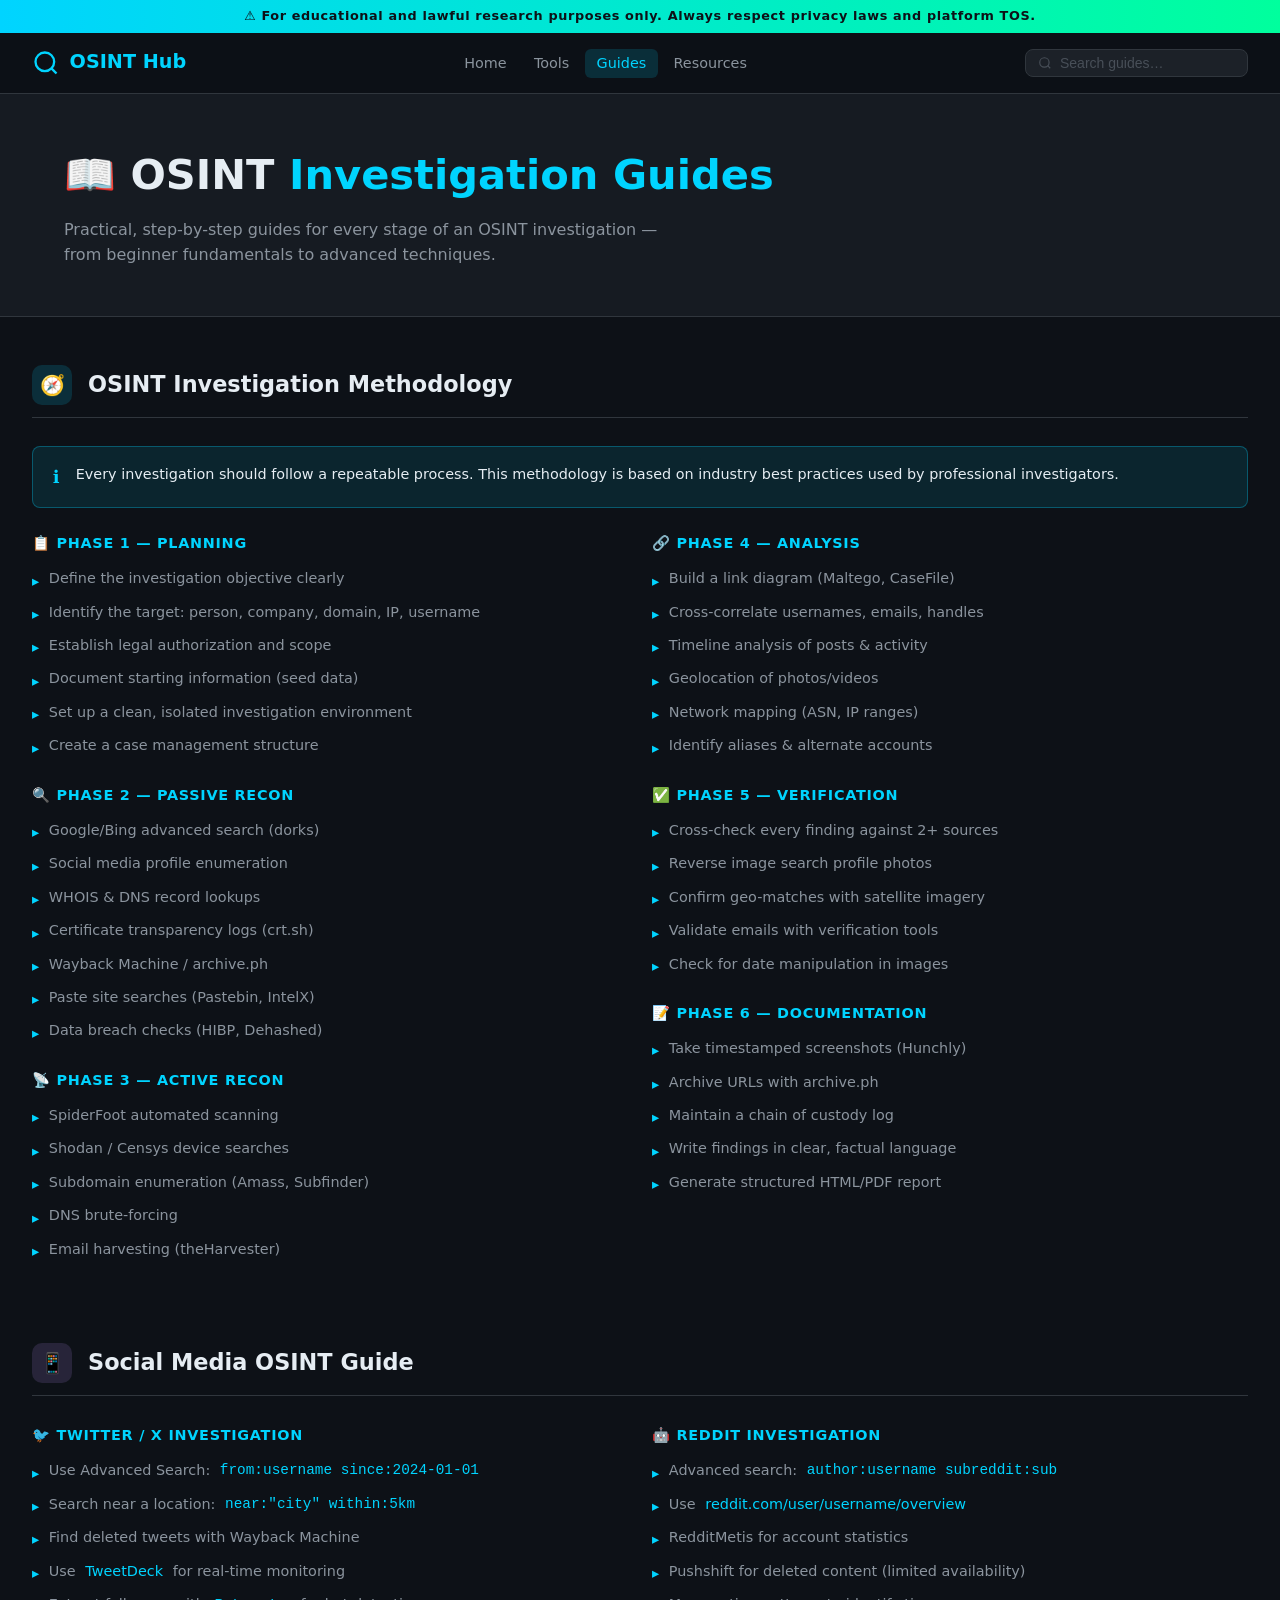
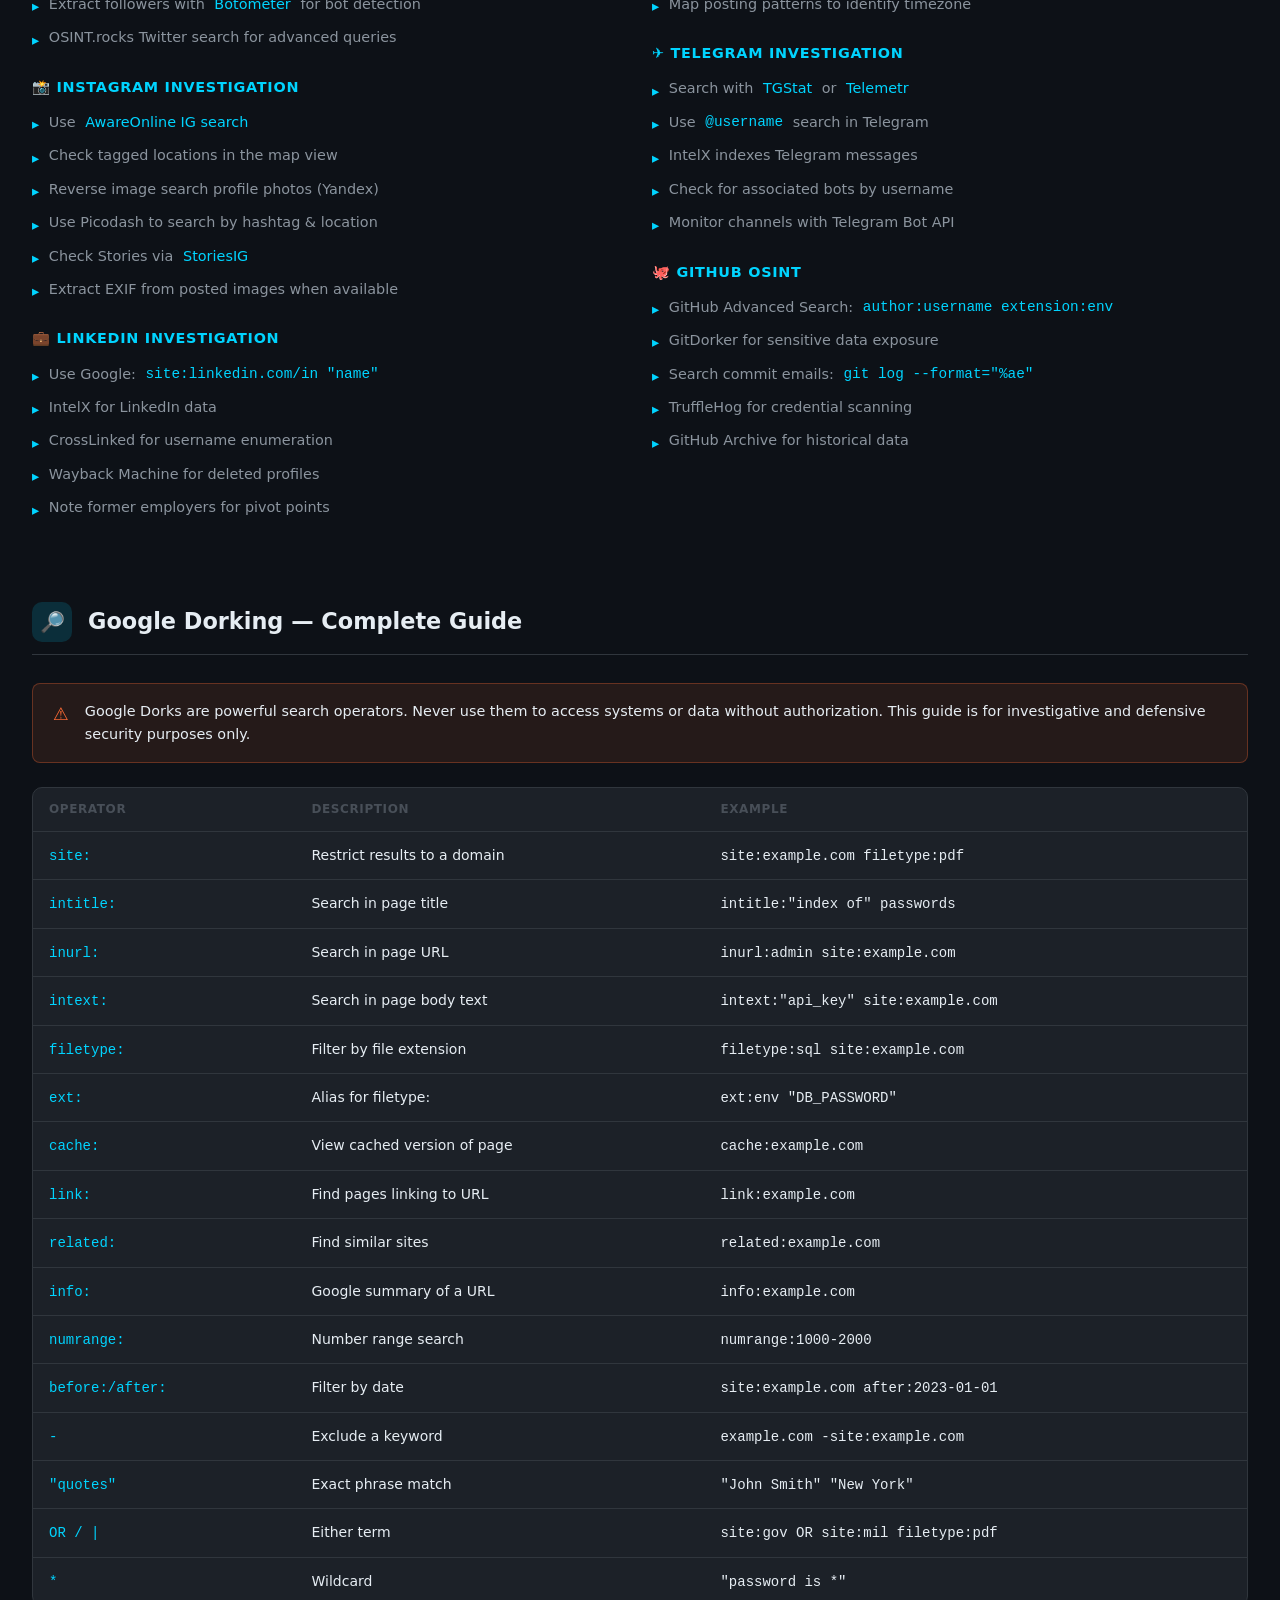
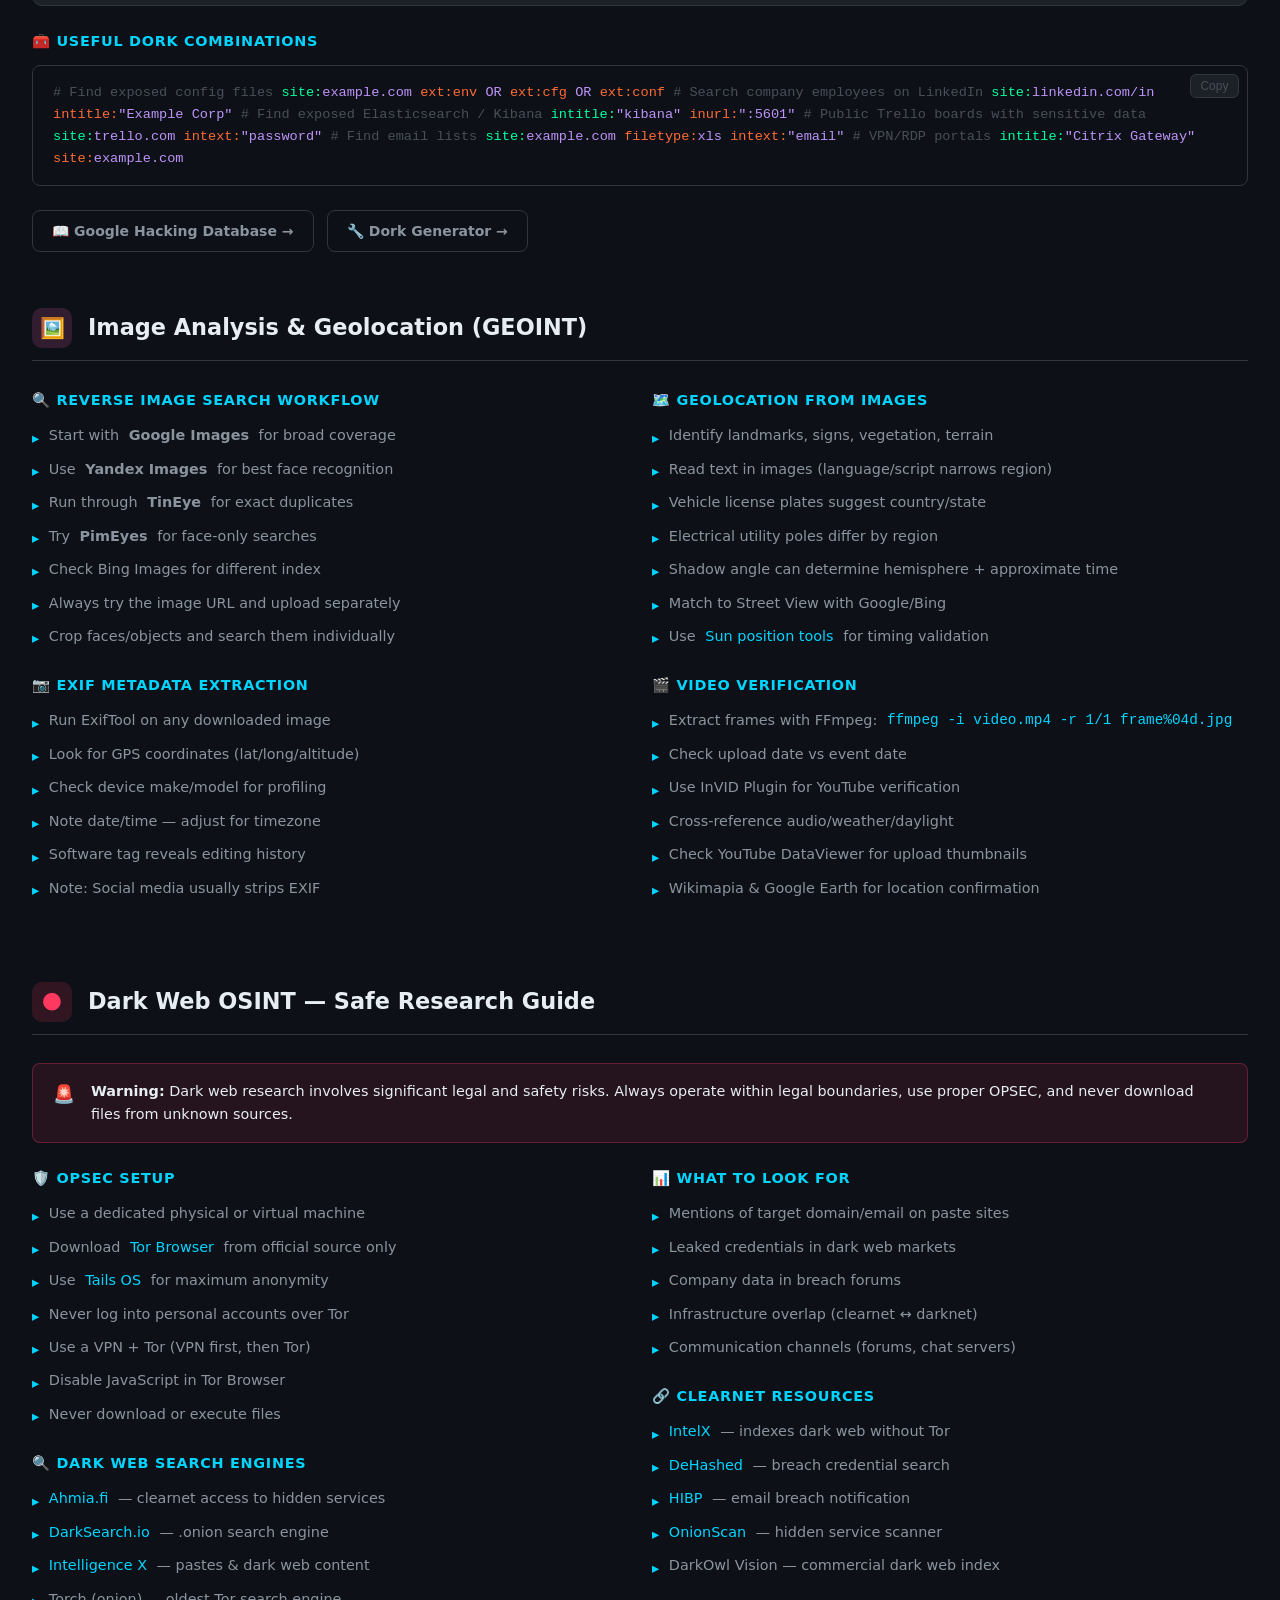
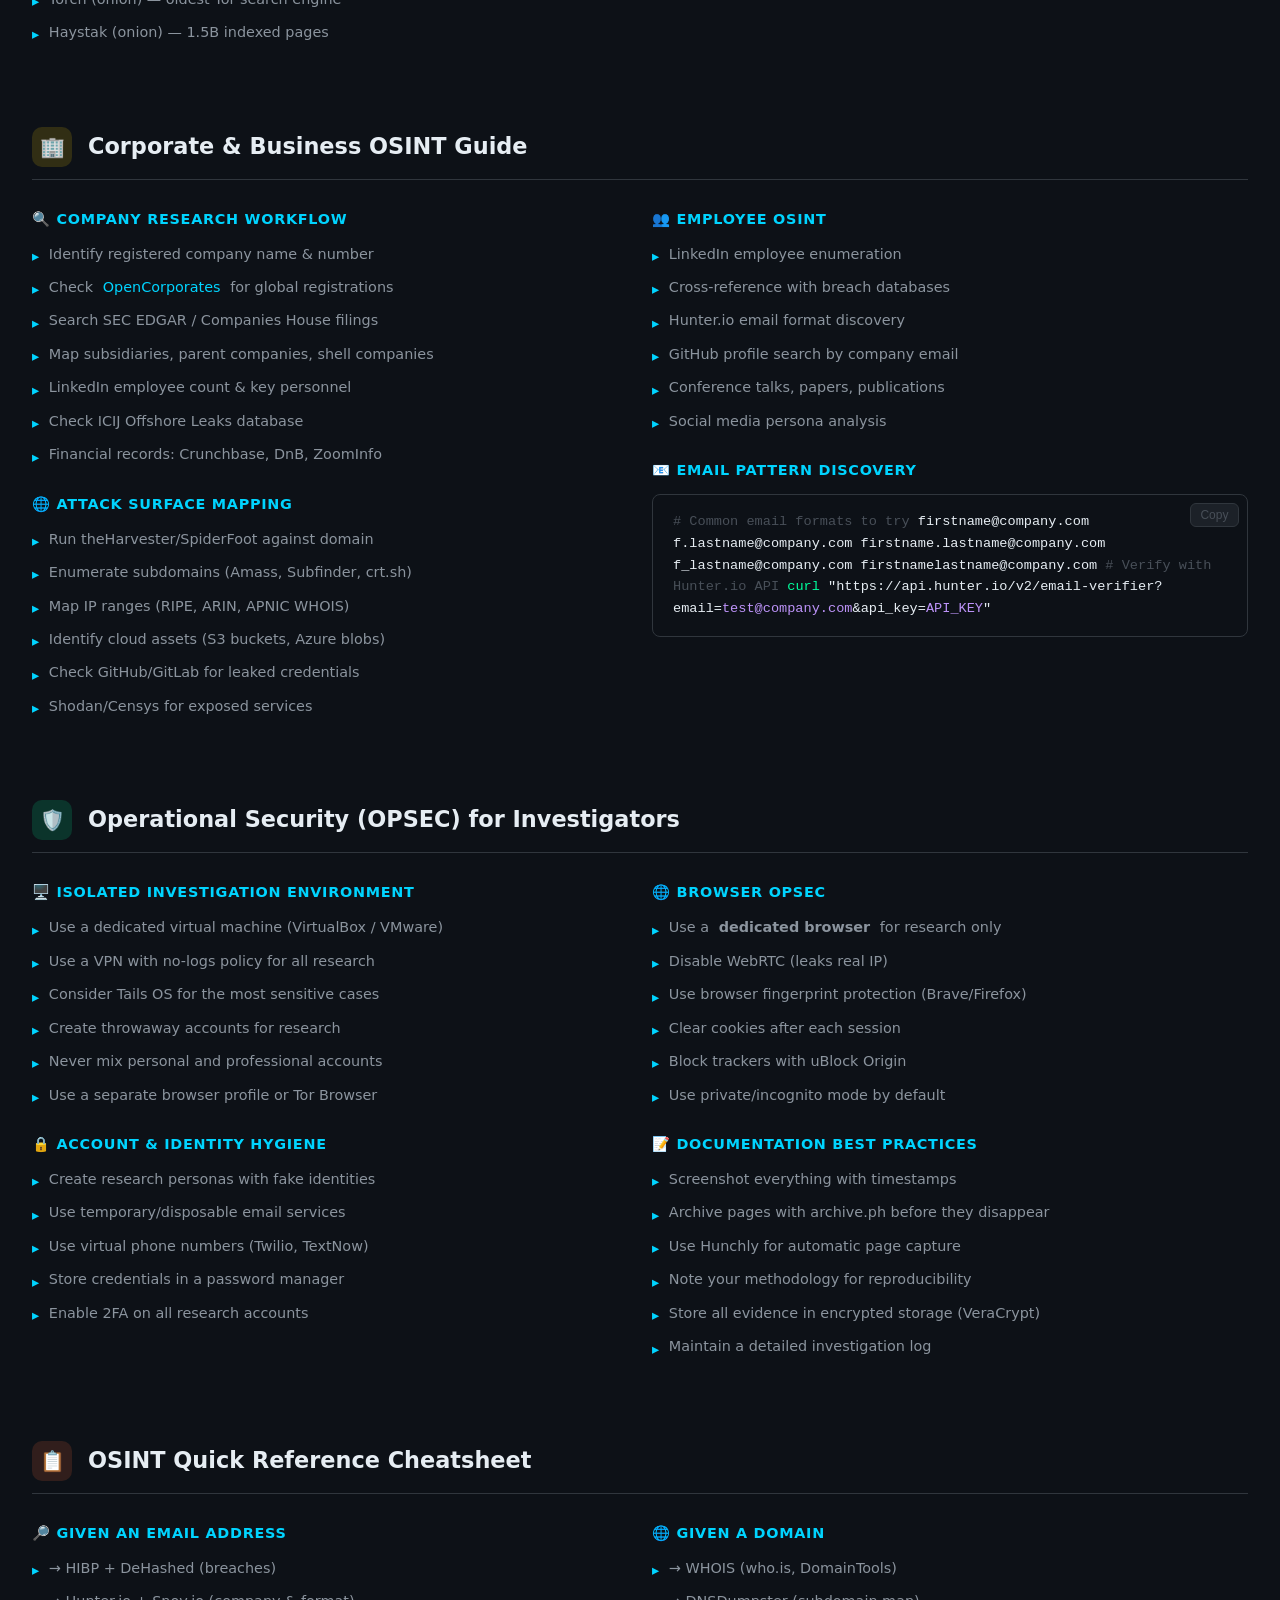
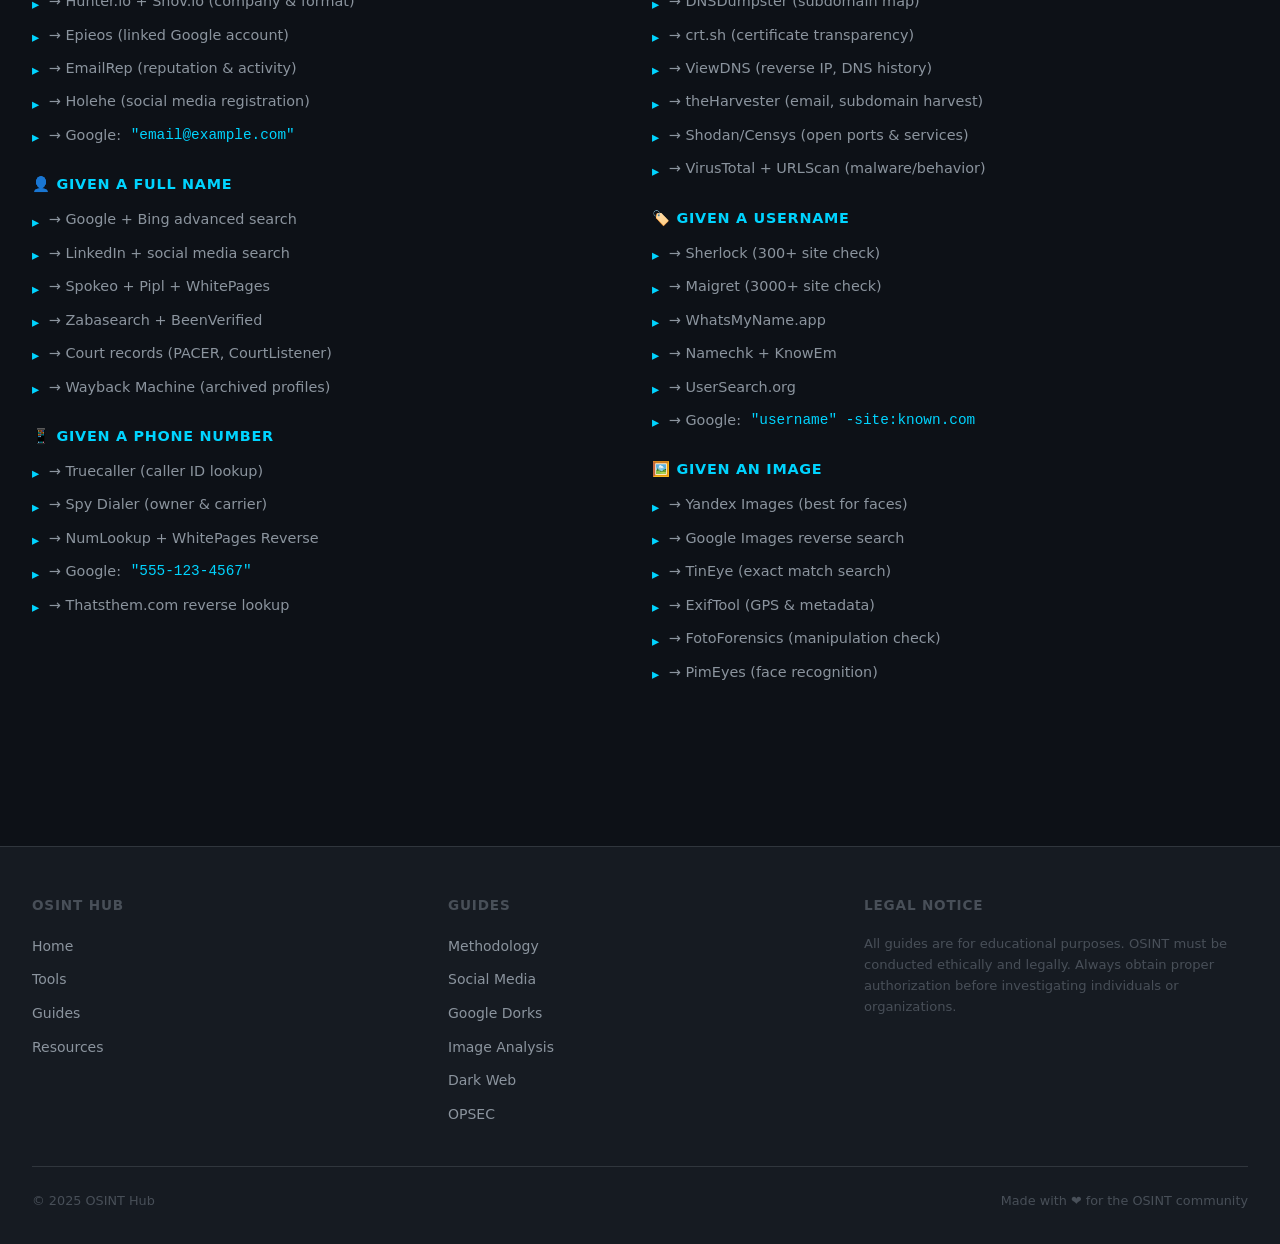
<file: guides.html>
<!DOCTYPE html>
<html lang="en">
<head>
  <meta charset="utf-8">
  <meta name="viewport" content="width=device-width, initial-scale=1">
  <title>OSINT Guides — OSINT Hub</title>
  <meta name="description" content="In-depth OSINT investigation guides — social media, Google Dorks, geolocation, dark web research, image analysis, and operational security.">
  <link rel="stylesheet" href="css/style.css">
</head>
<body>

<div id="reading-progress"></div>
<div class="top-bar">⚠️ For educational and lawful research purposes only. Always respect privacy laws and platform TOS.</div>

<nav>
  <div class="nav-inner">
    <a href="index.html" class="nav-logo">
      <svg viewBox="0 0 24 24" fill="none" stroke="currentColor" stroke-width="2"><circle cx="11" cy="11" r="8"/><line x1="21" y1="21" x2="16.65" y2="16.65"/></svg>
      OSINT Hub
    </a>
    <ul class="nav-links">
      <li><a href="index.html">Home</a></li>
      <li><a href="tools.html">Tools</a></li>
      <li><a href="guides.html">Guides</a></li>
      <li><a href="resources.html">Resources</a></li>
    </ul>
    <div class="nav-search">
      <svg width="14" height="14" viewBox="0 0 24 24" fill="none" stroke="currentColor" stroke-width="2"><circle cx="11" cy="11" r="8"/><line x1="21" y1="21" x2="16.65" y2="16.65"/></svg>
      <input type="text" class="search-input" placeholder="Search guides…" autocomplete="off">
    </div>
  </div>
</nav>

<div id="search-results"></div>

<div class="page-hero">
  <div class="container">
    <h1>📖 OSINT <span>Investigation Guides</span></h1>
    <p>Practical, step-by-step guides for every stage of an OSINT investigation — from beginner fundamentals to advanced techniques.</p>
  </div>
</div>

<main>
  <div class="container">

    <!-- ===== METHODOLOGY ===== -->
    <section class="section-block" id="methodology">
      <div class="section-header">
        <div class="section-icon ic-blue">🧭</div>
        <h2>OSINT Investigation Methodology</h2>
      </div>

      <div class="alert alert-info">
        <span class="alert-icon">ℹ️</span>
        <span>Every investigation should follow a repeatable process. This methodology is based on industry best practices used by professional investigators.</span>
      </div>

      <div class="two-col">
        <div>
          <div class="guide-section">
            <h4>📋 Phase 1 — Planning</h4>
            <ul class="checklist">
              <li>Define the investigation objective clearly</li>
              <li>Identify the target: person, company, domain, IP, username</li>
              <li>Establish legal authorization and scope</li>
              <li>Document starting information (seed data)</li>
              <li>Set up a clean, isolated investigation environment</li>
              <li>Create a case management structure</li>
            </ul>
          </div>
          <div class="guide-section">
            <h4>🔍 Phase 2 — Passive Recon</h4>
            <ul class="checklist">
              <li>Google/Bing advanced search (dorks)</li>
              <li>Social media profile enumeration</li>
              <li>WHOIS &amp; DNS record lookups</li>
              <li>Certificate transparency logs (crt.sh)</li>
              <li>Wayback Machine / archive.ph</li>
              <li>Paste site searches (Pastebin, IntelX)</li>
              <li>Data breach checks (HIBP, Dehashed)</li>
            </ul>
          </div>
          <div class="guide-section">
            <h4>📡 Phase 3 — Active Recon</h4>
            <ul class="checklist">
              <li>SpiderFoot automated scanning</li>
              <li>Shodan / Censys device searches</li>
              <li>Subdomain enumeration (Amass, Subfinder)</li>
              <li>DNS brute-forcing</li>
              <li>Email harvesting (theHarvester)</li>
            </ul>
          </div>
        </div>
        <div>
          <div class="guide-section">
            <h4>🔗 Phase 4 — Analysis</h4>
            <ul class="checklist">
              <li>Build a link diagram (Maltego, CaseFile)</li>
              <li>Cross-correlate usernames, emails, handles</li>
              <li>Timeline analysis of posts &amp; activity</li>
              <li>Geolocation of photos/videos</li>
              <li>Network mapping (ASN, IP ranges)</li>
              <li>Identify aliases &amp; alternate accounts</li>
            </ul>
          </div>
          <div class="guide-section">
            <h4>✅ Phase 5 — Verification</h4>
            <ul class="checklist">
              <li>Cross-check every finding against 2+ sources</li>
              <li>Reverse image search profile photos</li>
              <li>Confirm geo-matches with satellite imagery</li>
              <li>Validate emails with verification tools</li>
              <li>Check for date manipulation in images</li>
            </ul>
          </div>
          <div class="guide-section">
            <h4>📝 Phase 6 — Documentation</h4>
            <ul class="checklist">
              <li>Take timestamped screenshots (Hunchly)</li>
              <li>Archive URLs with archive.ph</li>
              <li>Maintain a chain of custody log</li>
              <li>Write findings in clear, factual language</li>
              <li>Generate structured HTML/PDF report</li>
            </ul>
          </div>
        </div>
      </div>
    </section>

    <!-- ===== SOCIAL MEDIA ===== -->
    <section class="section-block" id="social">
      <div class="section-header">
        <div class="section-icon ic-purple">📱</div>
        <h2>Social Media OSINT Guide</h2>
      </div>

      <div class="two-col">
        <div>
          <div class="guide-section">
            <h4>🐦 Twitter / X Investigation</h4>
            <ul class="checklist">
              <li>Use Advanced Search: <code style="color:var(--accent)">from:username since:2024-01-01</code></li>
              <li>Search near a location: <code style="color:var(--accent)">near:"city" within:5km</code></li>
              <li>Find deleted tweets with Wayback Machine</li>
              <li>Use <a href="https://tweetdeck.twitter.com" target="_blank" rel="noopener">TweetDeck</a> for real-time monitoring</li>
              <li>Extract followers with <a href="https://botometer.osome.iu.edu" target="_blank" rel="noopener">Botometer</a> for bot detection</li>
              <li>OSINT.rocks Twitter search for advanced queries</li>
            </ul>
          </div>
          <div class="guide-section">
            <h4>📸 Instagram Investigation</h4>
            <ul class="checklist">
              <li>Use <a href="https://www.aware-online.com/en/osint-tools/instagram-search-tool/" target="_blank" rel="noopener">AwareOnline IG search</a></li>
              <li>Check tagged locations in the map view</li>
              <li>Reverse image search profile photos (Yandex)</li>
              <li>Use Picodash to search by hashtag &amp; location</li>
              <li>Check Stories via <a href="https://storiesig.app" target="_blank" rel="noopener">StoriesIG</a></li>
              <li>Extract EXIF from posted images when available</li>
            </ul>
          </div>
          <div class="guide-section">
            <h4>💼 LinkedIn Investigation</h4>
            <ul class="checklist">
              <li>Use Google: <code style="color:var(--accent)">site:linkedin.com/in "name"</code></li>
              <li>IntelX for LinkedIn data</li>
              <li>CrossLinked for username enumeration</li>
              <li>Wayback Machine for deleted profiles</li>
              <li>Note former employers for pivot points</li>
            </ul>
          </div>
        </div>
        <div>
          <div class="guide-section">
            <h4>🤖 Reddit Investigation</h4>
            <ul class="checklist">
              <li>Advanced search: <code style="color:var(--accent)">author:username subreddit:sub</code></li>
              <li>Use <a href="https://www.reddit.com/user/username/overview" target="_blank" rel="noopener">reddit.com/user/username/overview</a></li>
              <li>RedditMetis for account statistics</li>
              <li>Pushshift for deleted content (limited availability)</li>
              <li>Map posting patterns to identify timezone</li>
            </ul>
          </div>
          <div class="guide-section">
            <h4>✈️ Telegram Investigation</h4>
            <ul class="checklist">
              <li>Search with <a href="https://tgstat.com" target="_blank" rel="noopener">TGStat</a> or <a href="https://telemetr.io" target="_blank" rel="noopener">Telemetr</a></li>
              <li>Use <code style="color:var(--accent)">@username</code> search in Telegram</li>
              <li>IntelX indexes Telegram messages</li>
              <li>Check for associated bots by username</li>
              <li>Monitor channels with Telegram Bot API</li>
            </ul>
          </div>
          <div class="guide-section">
            <h4>🐙 GitHub OSINT</h4>
            <ul class="checklist">
              <li>GitHub Advanced Search: <code style="color:var(--accent)">author:username extension:env</code></li>
              <li>GitDorker for sensitive data exposure</li>
              <li>Search commit emails: <code style="color:var(--accent)">git log --format="%ae"</code></li>
              <li>TruffleHog for credential scanning</li>
              <li>GitHub Archive for historical data</li>
            </ul>
          </div>
        </div>
      </div>
    </section>

    <!-- ===== GOOGLE DORKS ===== -->
    <section class="section-block" id="dorks">
      <div class="section-header">
        <div class="section-icon ic-blue">🔎</div>
        <h2>Google Dorking — Complete Guide</h2>
      </div>

      <div class="alert alert-warning">
        <span class="alert-icon">⚠️</span>
        <span>Google Dorks are powerful search operators. Never use them to access systems or data without authorization. This guide is for investigative and defensive security purposes only.</span>
      </div>

      <div style="overflow-x:auto;background:var(--bg-card);border:1px solid var(--border);border-radius:var(--radius);margin-bottom:1.5rem">
        <table class="res-table">
          <thead>
            <tr><th>Operator</th><th>Description</th><th>Example</th></tr>
          </thead>
          <tbody>
            <tr><td><code style="color:var(--accent)">site:</code></td><td>Restrict results to a domain</td><td><code>site:example.com filetype:pdf</code></td></tr>
            <tr><td><code style="color:var(--accent)">intitle:</code></td><td>Search in page title</td><td><code>intitle:"index of" passwords</code></td></tr>
            <tr><td><code style="color:var(--accent)">inurl:</code></td><td>Search in page URL</td><td><code>inurl:admin site:example.com</code></td></tr>
            <tr><td><code style="color:var(--accent)">intext:</code></td><td>Search in page body text</td><td><code>intext:"api_key" site:example.com</code></td></tr>
            <tr><td><code style="color:var(--accent)">filetype:</code></td><td>Filter by file extension</td><td><code>filetype:sql site:example.com</code></td></tr>
            <tr><td><code style="color:var(--accent)">ext:</code></td><td>Alias for filetype:</td><td><code>ext:env "DB_PASSWORD"</code></td></tr>
            <tr><td><code style="color:var(--accent)">cache:</code></td><td>View cached version of page</td><td><code>cache:example.com</code></td></tr>
            <tr><td><code style="color:var(--accent)">link:</code></td><td>Find pages linking to URL</td><td><code>link:example.com</code></td></tr>
            <tr><td><code style="color:var(--accent)">related:</code></td><td>Find similar sites</td><td><code>related:example.com</code></td></tr>
            <tr><td><code style="color:var(--accent)">info:</code></td><td>Google summary of a URL</td><td><code>info:example.com</code></td></tr>
            <tr><td><code style="color:var(--accent)">numrange:</code></td><td>Number range search</td><td><code>numrange:1000-2000</code></td></tr>
            <tr><td><code style="color:var(--accent)">before:/after:</code></td><td>Filter by date</td><td><code>site:example.com after:2023-01-01</code></td></tr>
            <tr><td><code style="color:var(--accent)">-</code></td><td>Exclude a keyword</td><td><code>example.com -site:example.com</code></td></tr>
            <tr><td><code style="color:var(--accent)">"quotes"</code></td><td>Exact phrase match</td><td><code>"John Smith" "New York"</code></td></tr>
            <tr><td><code style="color:var(--accent)">OR / |</code></td><td>Either term</td><td><code>site:gov OR site:mil filetype:pdf</code></td></tr>
            <tr><td><code style="color:var(--accent)">*</code></td><td>Wildcard</td><td><code>"password is *"</code></td></tr>
          </tbody>
        </table>
      </div>

      <div class="guide-section">
        <h4>🧰 Useful Dork Combinations</h4>
        <div class="code-block">
<button class="copy-btn">Copy</button>
<span class="comment"># Find exposed config files</span>
<span class="cmd">site:</span><span class="val">example.com</span> <span class="flag">ext:env</span> <span class="val">OR</span> <span class="flag">ext:cfg</span> <span class="val">OR</span> <span class="flag">ext:conf</span>

<span class="comment"># Search company employees on LinkedIn</span>
<span class="cmd">site:</span><span class="val">linkedin.com/in</span> <span class="flag">intitle:</span><span class="val">"Example Corp"</span>

<span class="comment"># Find exposed Elasticsearch / Kibana</span>
<span class="cmd">intitle:</span><span class="val">"kibana"</span> <span class="flag">inurl:</span><span class="val">":5601"</span>

<span class="comment"># Public Trello boards with sensitive data</span>
<span class="cmd">site:</span><span class="val">trello.com</span> <span class="flag">intext:</span><span class="val">"password"</span>

<span class="comment"># Find email lists</span>
<span class="cmd">site:</span><span class="val">example.com</span> <span class="flag">filetype:</span><span class="val">xls</span> <span class="flag">intext:</span><span class="val">"email"</span>

<span class="comment"># VPN/RDP portals</span>
<span class="cmd">intitle:</span><span class="val">"Citrix Gateway"</span> <span class="flag">site:</span><span class="val">example.com</span></div>
      </div>
      <div class="mt-2">
        <a href="https://www.exploit-db.com/google-hacking-database" target="_blank" rel="noopener" class="btn btn-outline">📖 Google Hacking Database →</a>
        <a href="https://pentest-tools.com/information-gathering/google-hacking" target="_blank" rel="noopener" class="btn btn-outline" style="margin-left:0.5rem">🔧 Dork Generator →</a>
      </div>
    </section>

    <!-- ===== IMAGE / GEO ===== -->
    <section class="section-block" id="images">
      <div class="section-header">
        <div class="section-icon ic-pink">🖼️</div>
        <h2>Image Analysis &amp; Geolocation (GEOINT)</h2>
      </div>

      <div class="two-col">
        <div>
          <div class="guide-section">
            <h4>🔍 Reverse Image Search Workflow</h4>
            <ul class="checklist">
              <li>Start with <strong>Google Images</strong> for broad coverage</li>
              <li>Use <strong>Yandex Images</strong> for best face recognition</li>
              <li>Run through <strong>TinEye</strong> for exact duplicates</li>
              <li>Try <strong>PimEyes</strong> for face-only searches</li>
              <li>Check Bing Images for different index</li>
              <li>Always try the image URL and upload separately</li>
              <li>Crop faces/objects and search them individually</li>
            </ul>
          </div>
          <div class="guide-section">
            <h4>📷 EXIF Metadata Extraction</h4>
            <ul class="checklist">
              <li>Run ExifTool on any downloaded image</li>
              <li>Look for GPS coordinates (lat/long/altitude)</li>
              <li>Check device make/model for profiling</li>
              <li>Note date/time — adjust for timezone</li>
              <li>Software tag reveals editing history</li>
              <li>Note: Social media usually strips EXIF</li>
            </ul>
          </div>
        </div>
        <div>
          <div class="guide-section">
            <h4>🗺️ Geolocation from Images</h4>
            <ul class="checklist">
              <li>Identify landmarks, signs, vegetation, terrain</li>
              <li>Read text in images (language/script narrows region)</li>
              <li>Vehicle license plates suggest country/state</li>
              <li>Electrical utility poles differ by region</li>
              <li>Shadow angle can determine hemisphere + approximate time</li>
              <li>Match to Street View with Google/Bing</li>
              <li>Use <a href="https://sunpos.org" target="_blank" rel="noopener">Sun position tools</a> for timing validation</li>
            </ul>
          </div>
          <div class="guide-section">
            <h4>🎬 Video Verification</h4>
            <ul class="checklist">
              <li>Extract frames with FFmpeg: <code style="color:var(--accent)">ffmpeg -i video.mp4 -r 1/1 frame%04d.jpg</code></li>
              <li>Check upload date vs event date</li>
              <li>Use InVID Plugin for YouTube verification</li>
              <li>Cross-reference audio/weather/daylight</li>
              <li>Check YouTube DataViewer for upload thumbnails</li>
              <li>Wikimapia &amp; Google Earth for location confirmation</li>
            </ul>
          </div>
        </div>
      </div>
    </section>

    <!-- ===== DARK WEB GUIDE ===== -->
    <section class="section-block" id="darkweb">
      <div class="section-header">
        <div class="section-icon ic-red">🌑</div>
        <h2>Dark Web OSINT — Safe Research Guide</h2>
      </div>

      <div class="alert alert-danger">
        <span class="alert-icon">🚨</span>
        <span><strong>Warning:</strong> Dark web research involves significant legal and safety risks. Always operate within legal boundaries, use proper OPSEC, and never download files from unknown sources.</span>
      </div>

      <div class="two-col">
        <div>
          <div class="guide-section">
            <h4>🛡️ OPSEC Setup</h4>
            <ul class="checklist">
              <li>Use a dedicated physical or virtual machine</li>
              <li>Download <a href="https://www.torproject.org" target="_blank" rel="noopener">Tor Browser</a> from official source only</li>
              <li>Use <a href="https://tails.boum.org" target="_blank" rel="noopener">Tails OS</a> for maximum anonymity</li>
              <li>Never log into personal accounts over Tor</li>
              <li>Use a VPN + Tor (VPN first, then Tor)</li>
              <li>Disable JavaScript in Tor Browser</li>
              <li>Never download or execute files</li>
            </ul>
          </div>
          <div class="guide-section">
            <h4>🔍 Dark Web Search Engines</h4>
            <ul class="checklist">
              <li><a href="https://ahmia.fi" target="_blank" rel="noopener">Ahmia.fi</a> — clearnet access to hidden services</li>
              <li><a href="https://darksearch.io" target="_blank" rel="noopener">DarkSearch.io</a> — .onion search engine</li>
              <li><a href="https://intelx.io" target="_blank" rel="noopener">Intelligence X</a> — pastes &amp; dark web content</li>
              <li>Torch (onion) — oldest Tor search engine</li>
              <li>Haystak (onion) — 1.5B indexed pages</li>
            </ul>
          </div>
        </div>
        <div>
          <div class="guide-section">
            <h4>📊 What to Look For</h4>
            <ul class="checklist">
              <li>Mentions of target domain/email on paste sites</li>
              <li>Leaked credentials in dark web markets</li>
              <li>Company data in breach forums</li>
              <li>Infrastructure overlap (clearnet ↔ darknet)</li>
              <li>Communication channels (forums, chat servers)</li>
            </ul>
          </div>
          <div class="guide-section">
            <h4>🔗 Clearnet Resources</h4>
            <ul class="checklist">
              <li><a href="https://intelx.io" target="_blank" rel="noopener">IntelX</a> — indexes dark web without Tor</li>
              <li><a href="https://dehashed.com" target="_blank" rel="noopener">DeHashed</a> — breach credential search</li>
              <li><a href="https://haveibeenpwned.com" target="_blank" rel="noopener">HIBP</a> — email breach notification</li>
              <li><a href="https://www.onionscan.org" target="_blank" rel="noopener">OnionScan</a> — hidden service scanner</li>
              <li>DarkOwl Vision — commercial dark web index</li>
            </ul>
          </div>
        </div>
      </div>
    </section>

    <!-- ===== CORPORATE OSINT ===== -->
    <section class="section-block" id="corporate">
      <div class="section-header">
        <div class="section-icon ic-yellow">🏢</div>
        <h2>Corporate &amp; Business OSINT Guide</h2>
      </div>

      <div class="two-col">
        <div>
          <div class="guide-section">
            <h4>🔍 Company Research Workflow</h4>
            <ol class="checklist">
              <li>Identify registered company name &amp; number</li>
              <li>Check <a href="https://opencorporates.com" target="_blank" rel="noopener">OpenCorporates</a> for global registrations</li>
              <li>Search SEC EDGAR / Companies House filings</li>
              <li>Map subsidiaries, parent companies, shell companies</li>
              <li>LinkedIn employee count &amp; key personnel</li>
              <li>Check ICIJ Offshore Leaks database</li>
              <li>Financial records: Crunchbase, DnB, ZoomInfo</li>
            </ol>
          </div>
          <div class="guide-section">
            <h4>🌐 Attack Surface Mapping</h4>
            <ul class="checklist">
              <li>Run theHarvester/SpiderFoot against domain</li>
              <li>Enumerate subdomains (Amass, Subfinder, crt.sh)</li>
              <li>Map IP ranges (RIPE, ARIN, APNIC WHOIS)</li>
              <li>Identify cloud assets (S3 buckets, Azure blobs)</li>
              <li>Check GitHub/GitLab for leaked credentials</li>
              <li>Shodan/Censys for exposed services</li>
            </ul>
          </div>
        </div>
        <div>
          <div class="guide-section">
            <h4>👥 Employee OSINT</h4>
            <ul class="checklist">
              <li>LinkedIn employee enumeration</li>
              <li>Cross-reference with breach databases</li>
              <li>Hunter.io email format discovery</li>
              <li>GitHub profile search by company email</li>
              <li>Conference talks, papers, publications</li>
              <li>Social media persona analysis</li>
            </ul>
          </div>
          <div class="guide-section">
            <h4>📧 Email Pattern Discovery</h4>
            <div class="code-block">
<button class="copy-btn">Copy</button>
<span class="comment"># Common email formats to try</span>
firstname@company.com
f.lastname@company.com
firstname.lastname@company.com
f_lastname@company.com
firstnamelastname@company.com

<span class="comment"># Verify with Hunter.io API</span>
<span class="cmd">curl</span> "https://api.hunter.io/v2/email-verifier?email=<span class="val">test@company.com</span>&api_key=<span class="val">API_KEY</span>"</div>
          </div>
        </div>
      </div>
    </section>

    <!-- ===== OPSEC ===== -->
    <section class="section-block" id="opsec">
      <div class="section-header">
        <div class="section-icon ic-green">🛡️</div>
        <h2>Operational Security (OPSEC) for Investigators</h2>
      </div>

      <div class="two-col">
        <div>
          <div class="guide-section">
            <h4>🖥️ Isolated Investigation Environment</h4>
            <ul class="checklist">
              <li>Use a dedicated virtual machine (VirtualBox / VMware)</li>
              <li>Use a VPN with no-logs policy for all research</li>
              <li>Consider Tails OS for the most sensitive cases</li>
              <li>Create throwaway accounts for research</li>
              <li>Never mix personal and professional accounts</li>
              <li>Use a separate browser profile or Tor Browser</li>
            </ul>
          </div>
          <div class="guide-section">
            <h4>🔒 Account &amp; Identity Hygiene</h4>
            <ul class="checklist">
              <li>Create research personas with fake identities</li>
              <li>Use temporary/disposable email services</li>
              <li>Use virtual phone numbers (Twilio, TextNow)</li>
              <li>Store credentials in a password manager</li>
              <li>Enable 2FA on all research accounts</li>
            </ul>
          </div>
        </div>
        <div>
          <div class="guide-section">
            <h4>🌐 Browser OPSEC</h4>
            <ul class="checklist">
              <li>Use a <strong>dedicated browser</strong> for research only</li>
              <li>Disable WebRTC (leaks real IP)</li>
              <li>Use browser fingerprint protection (Brave/Firefox)</li>
              <li>Clear cookies after each session</li>
              <li>Block trackers with uBlock Origin</li>
              <li>Use private/incognito mode by default</li>
            </ul>
          </div>
          <div class="guide-section">
            <h4>📝 Documentation Best Practices</h4>
            <ul class="checklist">
              <li>Screenshot everything with timestamps</li>
              <li>Archive pages with archive.ph before they disappear</li>
              <li>Use Hunchly for automatic page capture</li>
              <li>Note your methodology for reproducibility</li>
              <li>Store all evidence in encrypted storage (VeraCrypt)</li>
              <li>Maintain a detailed investigation log</li>
            </ul>
          </div>
        </div>
      </div>
    </section>

    <!-- ===== QUICK REFERENCE CHEATSHEET ===== -->
    <section class="section-block" id="cheatsheet">
      <div class="section-header">
        <div class="section-icon ic-orange">📋</div>
        <h2>OSINT Quick Reference Cheatsheet</h2>
      </div>

      <div class="two-col">
        <div>
          <div class="guide-section">
            <h4>🔎 Given an Email Address</h4>
            <ul class="checklist">
              <li>→ HIBP + DeHashed (breaches)</li>
              <li>→ Hunter.io + Snov.io (company &amp; format)</li>
              <li>→ Epieos (linked Google account)</li>
              <li>→ EmailRep (reputation &amp; activity)</li>
              <li>→ Holehe (social media registration)</li>
              <li>→ Google: <code style="color:var(--accent)">"email@example.com"</code></li>
            </ul>
          </div>
          <div class="guide-section">
            <h4>👤 Given a Full Name</h4>
            <ul class="checklist">
              <li>→ Google + Bing advanced search</li>
              <li>→ LinkedIn + social media search</li>
              <li>→ Spokeo + Pipl + WhitePages</li>
              <li>→ Zabasearch + BeenVerified</li>
              <li>→ Court records (PACER, CourtListener)</li>
              <li>→ Wayback Machine (archived profiles)</li>
            </ul>
          </div>
          <div class="guide-section">
            <h4>📱 Given a Phone Number</h4>
            <ul class="checklist">
              <li>→ Truecaller (caller ID lookup)</li>
              <li>→ Spy Dialer (owner &amp; carrier)</li>
              <li>→ NumLookup + WhitePages Reverse</li>
              <li>→ Google: <code style="color:var(--accent)">"555-123-4567"</code></li>
              <li>→ Thatsthem.com reverse lookup</li>
            </ul>
          </div>
        </div>
        <div>
          <div class="guide-section">
            <h4>🌐 Given a Domain</h4>
            <ul class="checklist">
              <li>→ WHOIS (who.is, DomainTools)</li>
              <li>→ DNSDumpster (subdomain map)</li>
              <li>→ crt.sh (certificate transparency)</li>
              <li>→ ViewDNS (reverse IP, DNS history)</li>
              <li>→ theHarvester (email, subdomain harvest)</li>
              <li>→ Shodan/Censys (open ports &amp; services)</li>
              <li>→ VirusTotal + URLScan (malware/behavior)</li>
            </ul>
          </div>
          <div class="guide-section">
            <h4>🏷️ Given a Username</h4>
            <ul class="checklist">
              <li>→ Sherlock (300+ site check)</li>
              <li>→ Maigret (3000+ site check)</li>
              <li>→ WhatsMyName.app</li>
              <li>→ Namechk + KnowEm</li>
              <li>→ UserSearch.org</li>
              <li>→ Google: <code style="color:var(--accent)">"username" -site:known.com</code></li>
            </ul>
          </div>
          <div class="guide-section">
            <h4>🖼️ Given an Image</h4>
            <ul class="checklist">
              <li>→ Yandex Images (best for faces)</li>
              <li>→ Google Images reverse search</li>
              <li>→ TinEye (exact match search)</li>
              <li>→ ExifTool (GPS &amp; metadata)</li>
              <li>→ FotoForensics (manipulation check)</li>
              <li>→ PimEyes (face recognition)</li>
            </ul>
          </div>
        </div>
      </div>
    </section>

  </div>
</main>

<footer>
  <div class="footer-inner">
    <div class="footer-col">
      <h4>OSINT Hub</h4>
      <ul>
        <li><a href="index.html">Home</a></li>
        <li><a href="tools.html">Tools</a></li>
        <li><a href="guides.html">Guides</a></li>
        <li><a href="resources.html">Resources</a></li>
      </ul>
    </div>
    <div class="footer-col">
      <h4>Guides</h4>
      <ul>
        <li><a href="#methodology">Methodology</a></li>
        <li><a href="#social">Social Media</a></li>
        <li><a href="#dorks">Google Dorks</a></li>
        <li><a href="#images">Image Analysis</a></li>
        <li><a href="#darkweb">Dark Web</a></li>
        <li><a href="#opsec">OPSEC</a></li>
      </ul>
    </div>
    <div class="footer-col">
      <h4>Legal Notice</h4>
      <p style="font-size:0.82rem;color:var(--text-muted);line-height:1.6">All guides are for educational purposes. OSINT must be conducted ethically and legally. Always obtain proper authorization before investigating individuals or organizations.</p>
    </div>
  </div>
  <div class="footer-bottom">
    <span>© 2025 OSINT Hub</span>
    <span>Made with ❤️ for the OSINT community</span>
  </div>
</footer>

<button id="back-to-top" title="Back to top">↑</button>
<script src="js/app.js"></script>
</body>
</html>
</file>
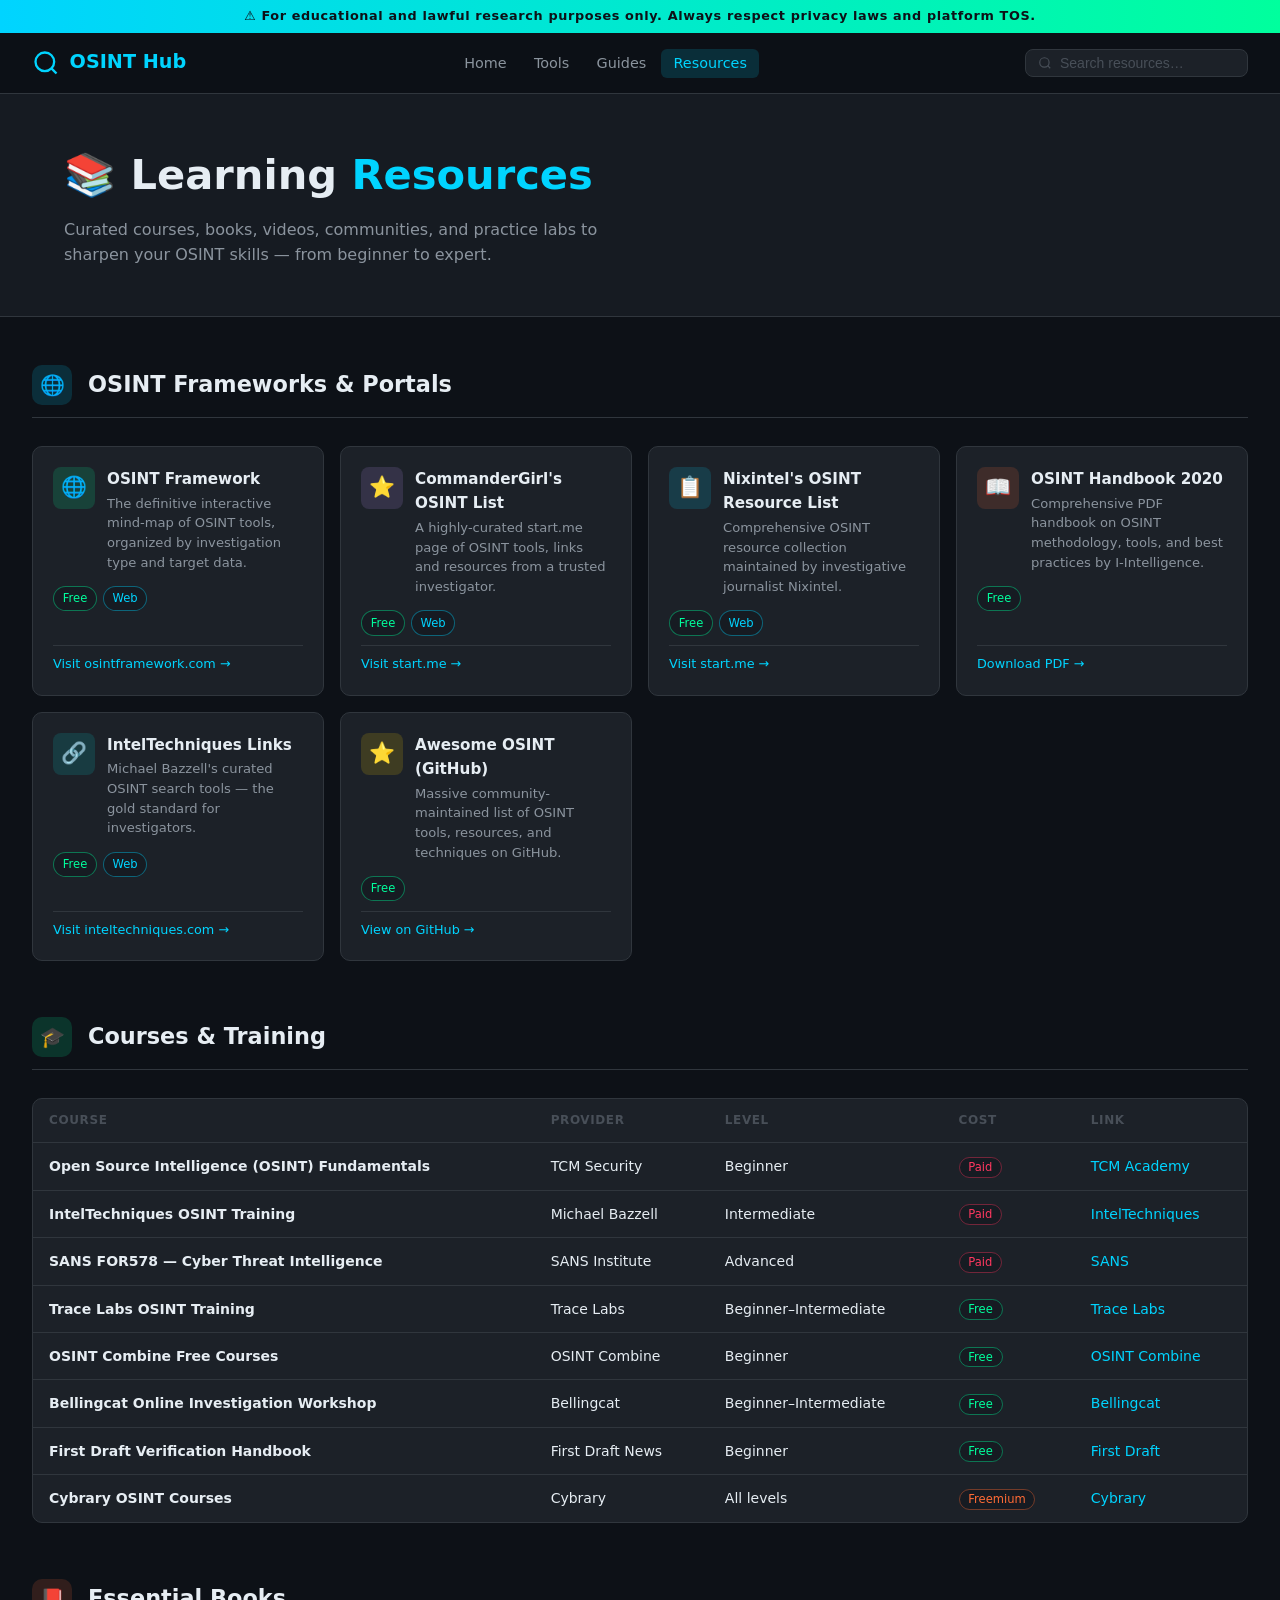
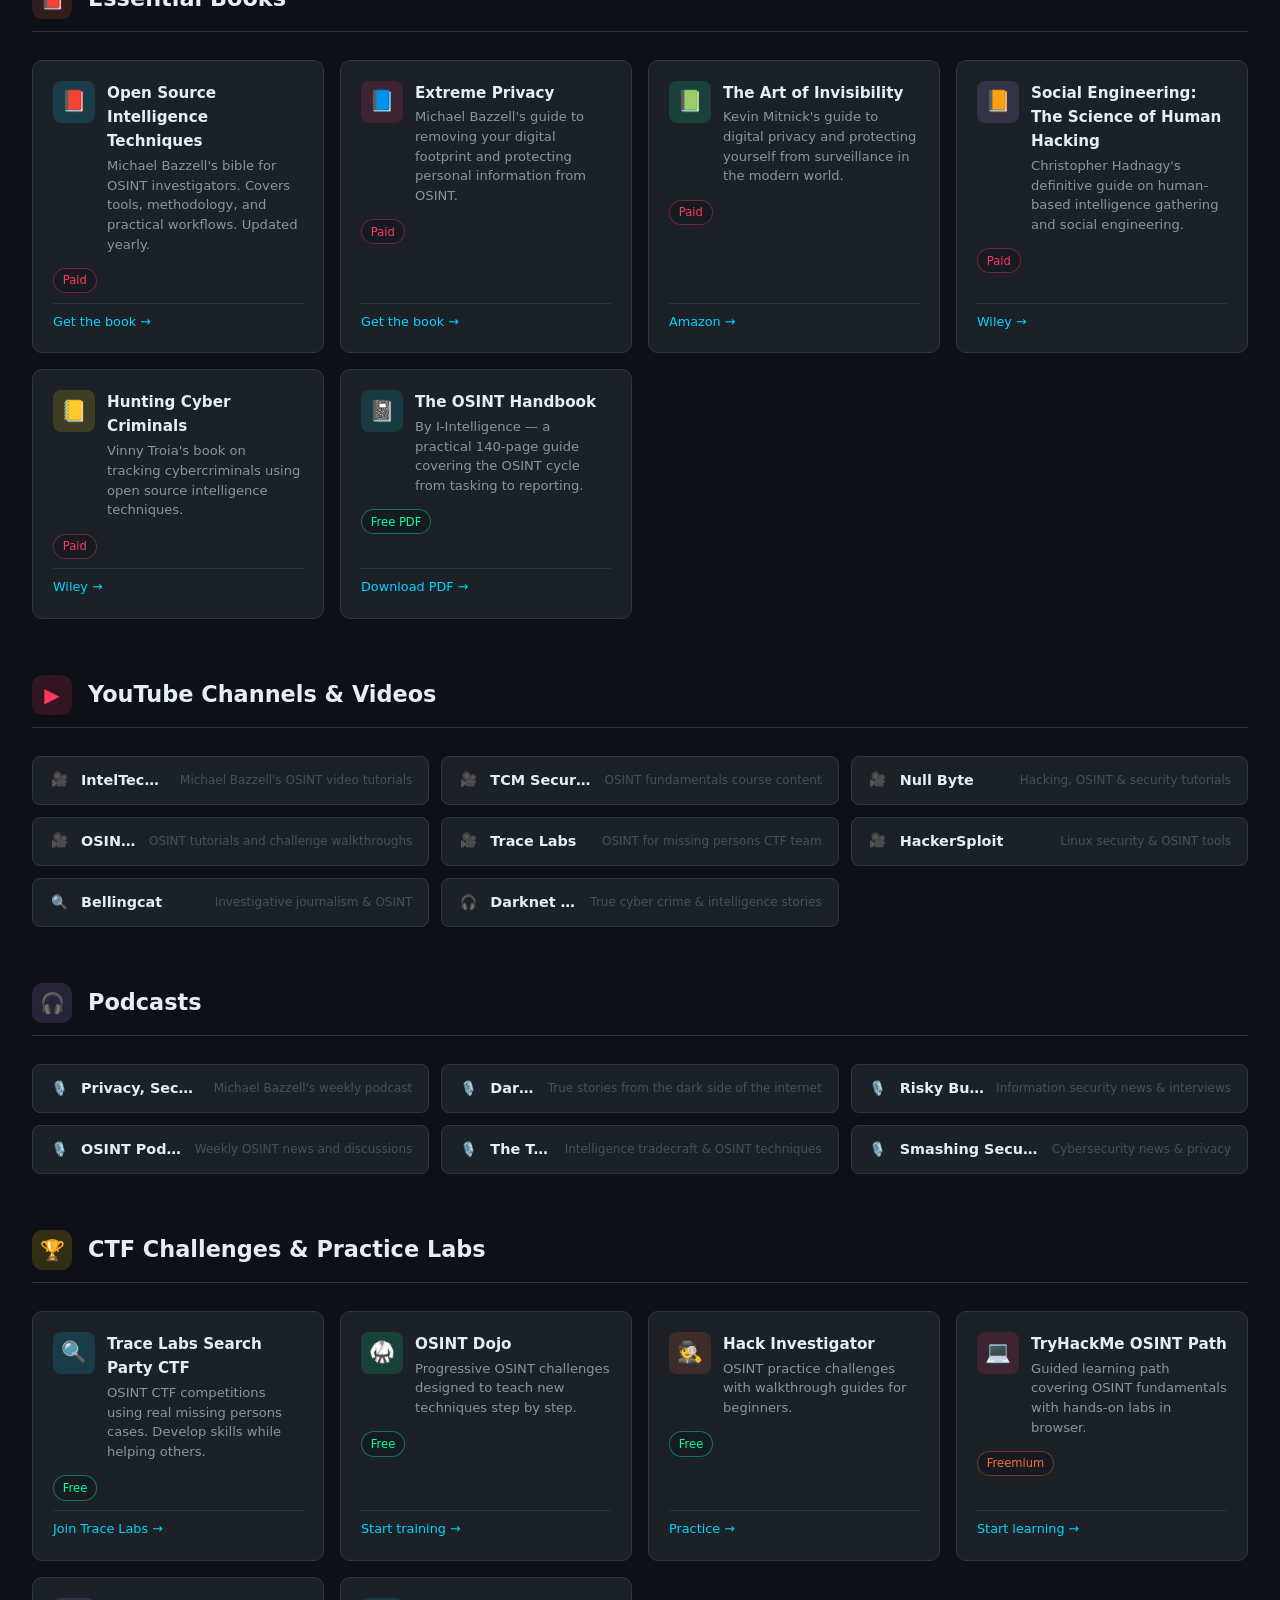
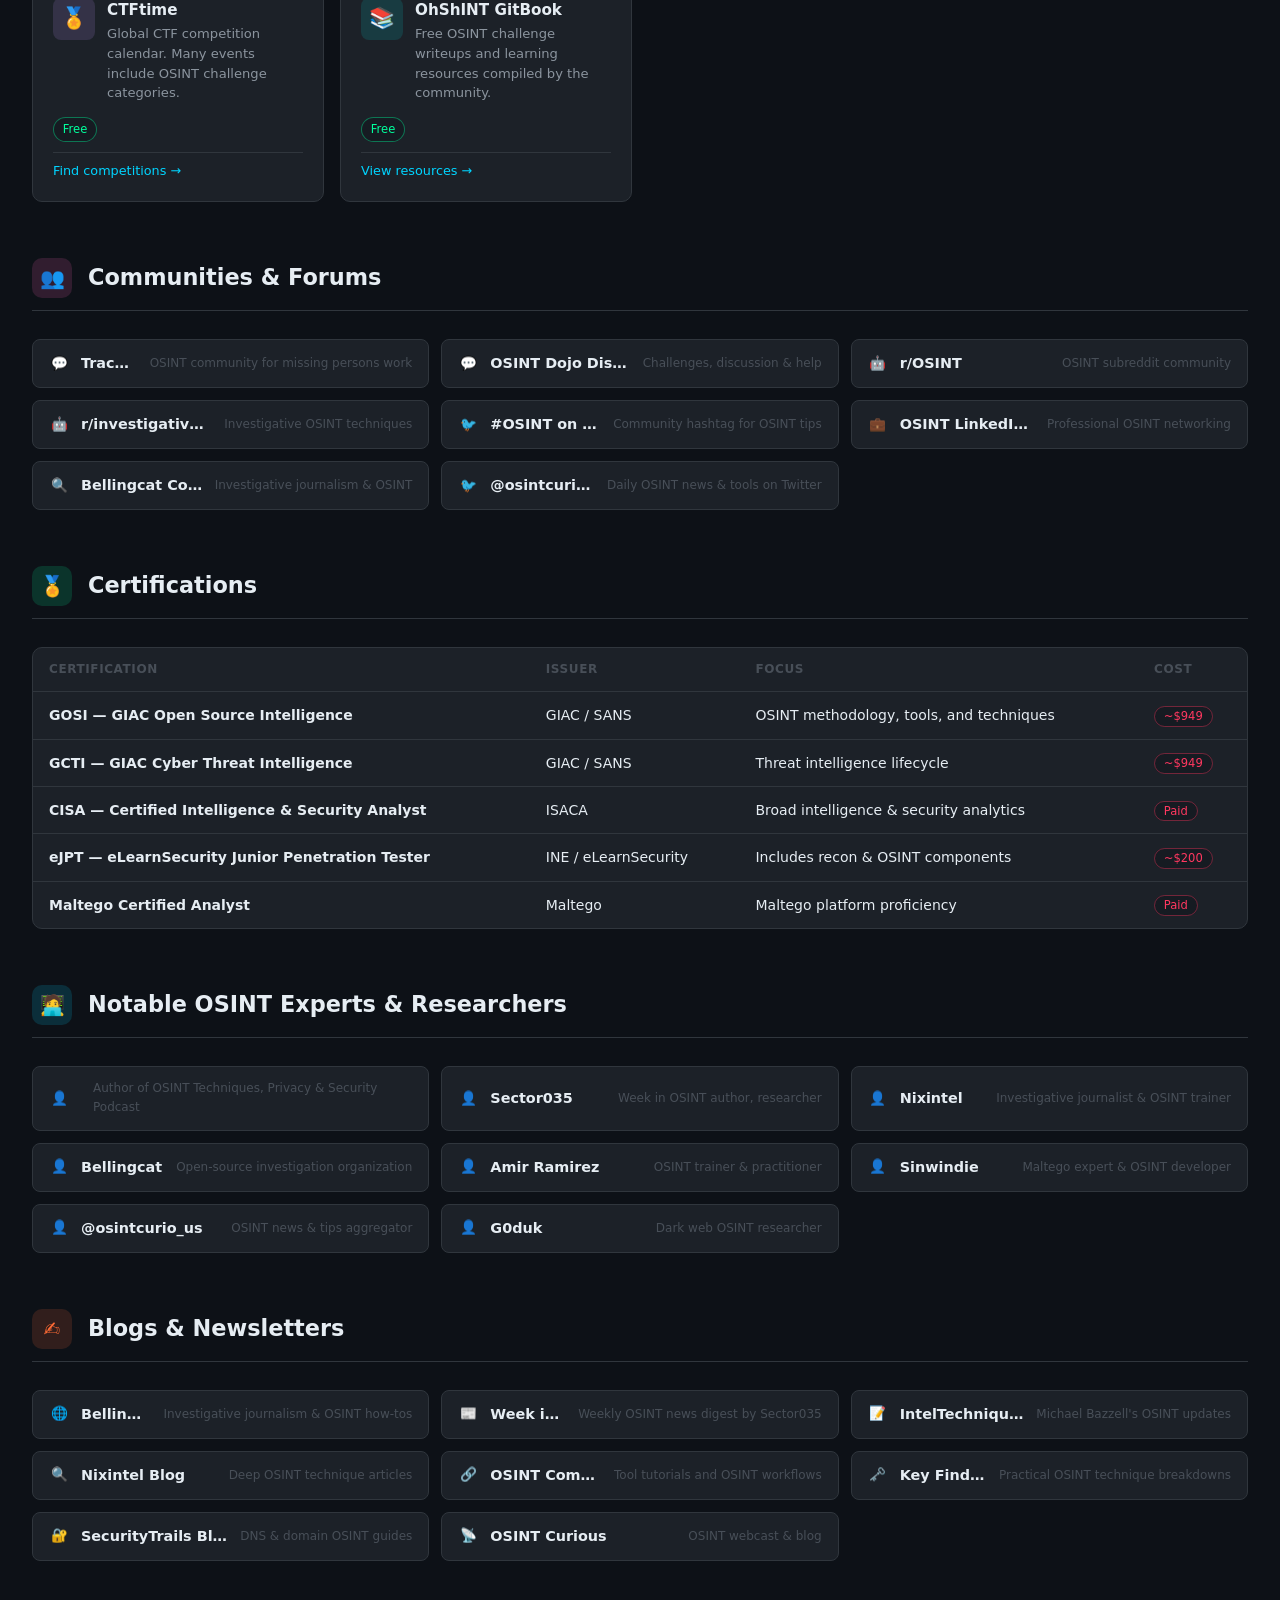
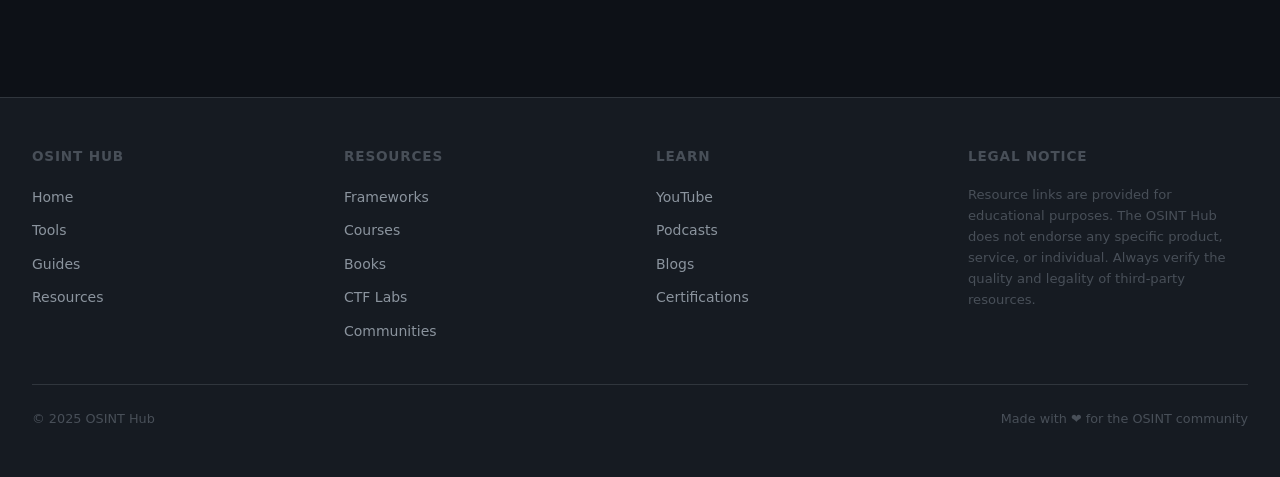
<file: resources.html>
<!DOCTYPE html>
<html lang="en">
<head>
  <meta charset="utf-8">
  <meta name="viewport" content="width=device-width, initial-scale=1">
  <title>OSINT Learning Resources — OSINT Hub</title>
  <meta name="description" content="Curated OSINT learning resources — courses, books, YouTube channels, podcasts, CTF labs, communities and frameworks.">
  <link rel="stylesheet" href="css/style.css">
</head>
<body>

<div id="reading-progress"></div>
<div class="top-bar">⚠️ For educational and lawful research purposes only. Always respect privacy laws and platform TOS.</div>

<nav>
  <div class="nav-inner">
    <a href="index.html" class="nav-logo">
      <svg viewBox="0 0 24 24" fill="none" stroke="currentColor" stroke-width="2"><circle cx="11" cy="11" r="8"/><line x1="21" y1="21" x2="16.65" y2="16.65"/></svg>
      OSINT Hub
    </a>
    <ul class="nav-links">
      <li><a href="index.html">Home</a></li>
      <li><a href="tools.html">Tools</a></li>
      <li><a href="guides.html">Guides</a></li>
      <li><a href="resources.html">Resources</a></li>
    </ul>
    <div class="nav-search">
      <svg width="14" height="14" viewBox="0 0 24 24" fill="none" stroke="currentColor" stroke-width="2"><circle cx="11" cy="11" r="8"/><line x1="21" y1="21" x2="16.65" y2="16.65"/></svg>
      <input type="text" class="search-input" placeholder="Search resources…" autocomplete="off">
    </div>
  </div>
</nav>

<div id="search-results"></div>

<div class="page-hero">
  <div class="container">
    <h1>📚 Learning <span>Resources</span></h1>
    <p>Curated courses, books, videos, communities, and practice labs to sharpen your OSINT skills — from beginner to expert.</p>
  </div>
</div>

<main>
  <div class="container">

    <!-- ===== FRAMEWORKS ===== -->
    <section class="section-block" id="frameworks">
      <div class="section-header">
        <div class="section-icon ic-blue">🌐</div>
        <h2>OSINT Frameworks &amp; Portals</h2>
      </div>
      <div class="cards-grid">

        <a class="card" href="https://osintframework.com" target="_blank" rel="noopener">
          <div class="card-top">
            <div class="card-icon ic-green">🌐</div>
            <div><div class="card-title">OSINT Framework</div><div class="card-desc">The definitive interactive mind-map of OSINT tools, organized by investigation type and target data.</div></div>
          </div>
          <div class="card-tags"><span class="tag free">Free</span><span class="tag web">Web</span></div>
          <span class="card-link">Visit osintframework.com →</span>
        </a>

        <a class="card" href="https://start.me/p/1kJKR9/commandergirl-s-suggestions" target="_blank" rel="noopener">
          <div class="card-top">
            <div class="card-icon ic-purple">⭐</div>
            <div><div class="card-title">CommanderGirl's OSINT List</div><div class="card-desc">A highly-curated start.me page of OSINT tools, links and resources from a trusted investigator.</div></div>
          </div>
          <div class="card-tags"><span class="tag free">Free</span><span class="tag web">Web</span></div>
          <span class="card-link">Visit start.me →</span>
        </a>

        <a class="card" href="https://start.me/p/rx6Qj8/nixintel-s-osint-resource-list" target="_blank" rel="noopener">
          <div class="card-top">
            <div class="card-icon ic-blue">📋</div>
            <div><div class="card-title">Nixintel's OSINT Resource List</div><div class="card-desc">Comprehensive OSINT resource collection maintained by investigative journalist Nixintel.</div></div>
          </div>
          <div class="card-tags"><span class="tag free">Free</span><span class="tag web">Web</span></div>
          <span class="card-link">Visit start.me →</span>
        </a>

        <a class="card" href="https://i-intelligence.eu/uploads/public-documents/OSINT_Handbook_2020.pdf" target="_blank" rel="noopener">
          <div class="card-top">
            <div class="card-icon ic-orange">📖</div>
            <div><div class="card-title">OSINT Handbook 2020</div><div class="card-desc">Comprehensive PDF handbook on OSINT methodology, tools, and best practices by I-Intelligence.</div></div>
          </div>
          <div class="card-tags"><span class="tag free">Free</span></div>
          <span class="card-link">Download PDF →</span>
        </a>

        <a class="card" href="https://inteltechniques.com/links.html" target="_blank" rel="noopener">
          <div class="card-top">
            <div class="card-icon ic-teal">🔗</div>
            <div><div class="card-title">IntelTechniques Links</div><div class="card-desc">Michael Bazzell's curated OSINT search tools — the gold standard for investigators.</div></div>
          </div>
          <div class="card-tags"><span class="tag free">Free</span><span class="tag web">Web</span></div>
          <span class="card-link">Visit inteltechniques.com →</span>
        </a>

        <a class="card" href="https://github.com/jivoi/awesome-osint" target="_blank" rel="noopener">
          <div class="card-top">
            <div class="card-icon ic-yellow">⭐</div>
            <div><div class="card-title">Awesome OSINT (GitHub)</div><div class="card-desc">Massive community-maintained list of OSINT tools, resources, and techniques on GitHub.</div></div>
          </div>
          <div class="card-tags"><span class="tag free">Free</span></div>
          <span class="card-link">View on GitHub →</span>
        </a>

      </div>
    </section>

    <!-- ===== COURSES ===== -->
    <section class="section-block" id="courses">
      <div class="section-header">
        <div class="section-icon ic-green">🎓</div>
        <h2>Courses &amp; Training</h2>
      </div>
      <div style="overflow-x:auto;background:var(--bg-card);border:1px solid var(--border);border-radius:var(--radius)">
        <table class="res-table">
          <thead>
            <tr><th>Course</th><th>Provider</th><th>Level</th><th>Cost</th><th>Link</th></tr>
          </thead>
          <tbody>
            <tr>
              <td><strong>Open Source Intelligence (OSINT) Fundamentals</strong></td>
              <td>TCM Security</td>
              <td>Beginner</td>
              <td><span class="tag paid">Paid</span></td>
              <td><a href="https://academy.tcm-sec.com/p/osint-fundamentals" target="_blank" rel="noopener">TCM Academy</a></td>
            </tr>
            <tr>
              <td><strong>IntelTechniques OSINT Training</strong></td>
              <td>Michael Bazzell</td>
              <td>Intermediate</td>
              <td><span class="tag paid">Paid</span></td>
              <td><a href="https://inteltechniques.com/courses.html" target="_blank" rel="noopener">IntelTechniques</a></td>
            </tr>
            <tr>
              <td><strong>SANS FOR578 — Cyber Threat Intelligence</strong></td>
              <td>SANS Institute</td>
              <td>Advanced</td>
              <td><span class="tag paid">Paid</span></td>
              <td><a href="https://www.sans.org/courses/cyber-threat-intelligence/" target="_blank" rel="noopener">SANS</a></td>
            </tr>
            <tr>
              <td><strong>Trace Labs OSINT Training</strong></td>
              <td>Trace Labs</td>
              <td>Beginner–Intermediate</td>
              <td><span class="tag free">Free</span></td>
              <td><a href="https://www.tracelabs.org" target="_blank" rel="noopener">Trace Labs</a></td>
            </tr>
            <tr>
              <td><strong>OSINT Combine Free Courses</strong></td>
              <td>OSINT Combine</td>
              <td>Beginner</td>
              <td><span class="tag free">Free</span></td>
              <td><a href="https://www.osintcombine.com/training" target="_blank" rel="noopener">OSINT Combine</a></td>
            </tr>
            <tr>
              <td><strong>Bellingcat Online Investigation Workshop</strong></td>
              <td>Bellingcat</td>
              <td>Beginner–Intermediate</td>
              <td><span class="tag free">Free</span></td>
              <td><a href="https://www.bellingcat.com/resources/how-tos/" target="_blank" rel="noopener">Bellingcat</a></td>
            </tr>
            <tr>
              <td><strong>First Draft Verification Handbook</strong></td>
              <td>First Draft News</td>
              <td>Beginner</td>
              <td><span class="tag free">Free</span></td>
              <td><a href="https://firstdraftnews.org/long_reads/verification-handbook/" target="_blank" rel="noopener">First Draft</a></td>
            </tr>
            <tr>
              <td><strong>Cybrary OSINT Courses</strong></td>
              <td>Cybrary</td>
              <td>All levels</td>
              <td><span class="tag freemium">Freemium</span></td>
              <td><a href="https://www.cybrary.it" target="_blank" rel="noopener">Cybrary</a></td>
            </tr>
          </tbody>
        </table>
      </div>
    </section>

    <!-- ===== BOOKS ===== -->
    <section class="section-block" id="books">
      <div class="section-header">
        <div class="section-icon ic-orange">📕</div>
        <h2>Essential Books</h2>
      </div>
      <div class="cards-grid">

        <div class="card">
          <div class="card-top">
            <div class="card-icon ic-blue">📕</div>
            <div><div class="card-title">Open Source Intelligence Techniques</div><div class="card-desc">Michael Bazzell's bible for OSINT investigators. Covers tools, methodology, and practical workflows. Updated yearly.</div></div>
          </div>
          <div class="card-tags"><span class="tag paid">Paid</span></div>
          <a class="card-link" href="https://inteltechniques.com/book1.html" target="_blank" rel="noopener">Get the book →</a>
        </div>

        <div class="card">
          <div class="card-top">
            <div class="card-icon ic-red">📘</div>
            <div><div class="card-title">Extreme Privacy</div><div class="card-desc">Michael Bazzell's guide to removing your digital footprint and protecting personal information from OSINT.</div></div>
          </div>
          <div class="card-tags"><span class="tag paid">Paid</span></div>
          <a class="card-link" href="https://inteltechniques.com/book7.html" target="_blank" rel="noopener">Get the book →</a>
        </div>

        <div class="card">
          <div class="card-top">
            <div class="card-icon ic-green">📗</div>
            <div><div class="card-title">The Art of Invisibility</div><div class="card-desc">Kevin Mitnick's guide to digital privacy and protecting yourself from surveillance in the modern world.</div></div>
          </div>
          <div class="card-tags"><span class="tag paid">Paid</span></div>
          <a class="card-link" href="https://www.amazon.com/Art-Invisibility-Worlds-Teaches-Brother/dp/031638636X" target="_blank" rel="noopener">Amazon →</a>
        </div>

        <div class="card">
          <div class="card-top">
            <div class="card-icon ic-purple">📙</div>
            <div><div class="card-title">Social Engineering: The Science of Human Hacking</div><div class="card-desc">Christopher Hadnagy's definitive guide on human-based intelligence gathering and social engineering.</div></div>
          </div>
          <div class="card-tags"><span class="tag paid">Paid</span></div>
          <a class="card-link" href="https://www.wiley.com/en-us/Social+Engineering%3A+The+Science+of+Human+Hacking%2C+2nd+Edition-p-9781119433385" target="_blank" rel="noopener">Wiley →</a>
        </div>

        <div class="card">
          <div class="card-top">
            <div class="card-icon ic-yellow">📒</div>
            <div><div class="card-title">Hunting Cyber Criminals</div><div class="card-desc">Vinny Troia's book on tracking cybercriminals using open source intelligence techniques.</div></div>
          </div>
          <div class="card-tags"><span class="tag paid">Paid</span></div>
          <a class="card-link" href="https://www.wiley.com/en-us/Hunting+Cyber+Criminals%3A+A+Hacker%27s+Guide+to+Online+Intelligence+Gathering+Tools+and+Techniques-p-9781119540922" target="_blank" rel="noopener">Wiley →</a>
        </div>

        <div class="card">
          <div class="card-top">
            <div class="card-icon ic-teal">📓</div>
            <div><div class="card-title">The OSINT Handbook</div><div class="card-desc">By I-Intelligence — a practical 140-page guide covering the OSINT cycle from tasking to reporting.</div></div>
          </div>
          <div class="card-tags"><span class="tag free">Free PDF</span></div>
          <a class="card-link" href="https://i-intelligence.eu/uploads/public-documents/OSINT_Handbook_2020.pdf" target="_blank" rel="noopener">Download PDF →</a>
        </div>

      </div>
    </section>

    <!-- ===== YOUTUBE ===== -->
    <section class="section-block" id="youtube">
      <div class="section-header">
        <div class="section-icon ic-red">▶️</div>
        <h2>YouTube Channels &amp; Videos</h2>
      </div>
      <div class="links-grid">
        <a class="link-item" href="https://www.youtube.com/@IntelTechniques" target="_blank" rel="noopener"><span class="link-favicon">🎥</span><span class="link-name">IntelTechniques</span><span class="link-desc">Michael Bazzell's OSINT video tutorials</span></a>
        <a class="link-item" href="https://www.youtube.com/@TCMSecurityAcademy" target="_blank" rel="noopener"><span class="link-favicon">🎥</span><span class="link-name">TCM Security</span><span class="link-desc">OSINT fundamentals course content</span></a>
        <a class="link-item" href="https://www.youtube.com/@NullByteWHT" target="_blank" rel="noopener"><span class="link-favicon">🎥</span><span class="link-name">Null Byte</span><span class="link-desc">Hacking, OSINT &amp; security tutorials</span></a>
        <a class="link-item" href="https://www.youtube.com/@OSINTDojo" target="_blank" rel="noopener"><span class="link-favicon">🎥</span><span class="link-name">OSINT Dojo</span><span class="link-desc">OSINT tutorials and challenge walkthroughs</span></a>
        <a class="link-item" href="https://www.youtube.com/@TraceLabs" target="_blank" rel="noopener"><span class="link-favicon">🎥</span><span class="link-name">Trace Labs</span><span class="link-desc">OSINT for missing persons CTF team</span></a>
        <a class="link-item" href="https://www.youtube.com/@HackerSploit" target="_blank" rel="noopener"><span class="link-favicon">🎥</span><span class="link-name">HackerSploit</span><span class="link-desc">Linux security &amp; OSINT tools</span></a>
        <a class="link-item" href="https://www.youtube.com/@bellingcat" target="_blank" rel="noopener"><span class="link-favicon">🔍</span><span class="link-name">Bellingcat</span><span class="link-desc">Investigative journalism &amp; OSINT</span></a>
        <a class="link-item" href="https://www.youtube.com/@DarknetDiaries" target="_blank" rel="noopener"><span class="link-favicon">🎧</span><span class="link-name">Darknet Diaries</span><span class="link-desc">True cyber crime &amp; intelligence stories</span></a>
      </div>
    </section>

    <!-- ===== PODCASTS ===== -->
    <section class="section-block" id="podcasts">
      <div class="section-header">
        <div class="section-icon ic-purple">🎧</div>
        <h2>Podcasts</h2>
      </div>
      <div class="links-grid">
        <a class="link-item" href="https://inteltechniques.com/podcast.html" target="_blank" rel="noopener"><span class="link-favicon">🎙️</span><span class="link-name">Privacy, Security &amp; OSINT Show</span><span class="link-desc">Michael Bazzell's weekly podcast</span></a>
        <a class="link-item" href="https://darknetdiaries.com" target="_blank" rel="noopener"><span class="link-favicon">🎙️</span><span class="link-name">Darknet Diaries</span><span class="link-desc">True stories from the dark side of the internet</span></a>
        <a class="link-item" href="https://risky.biz" target="_blank" rel="noopener"><span class="link-favicon">🎙️</span><span class="link-name">Risky Business</span><span class="link-desc">Information security news &amp; interviews</span></a>
        <a class="link-item" href="https://osintpodcast.com" target="_blank" rel="noopener"><span class="link-favicon">🎙️</span><span class="link-name">OSINT Podcast</span><span class="link-desc">Weekly OSINT news and discussions</span></a>
        <a class="link-item" href="https://tradecraftintelligence.com" target="_blank" rel="noopener"><span class="link-favicon">🎙️</span><span class="link-name">The Tradecraft Intelligence Podcast</span><span class="link-desc">Intelligence tradecraft &amp; OSINT techniques</span></a>
        <a class="link-item" href="https://www.smashingsecurity.com" target="_blank" rel="noopener"><span class="link-favicon">🎙️</span><span class="link-name">Smashing Security</span><span class="link-desc">Cybersecurity news &amp; privacy</span></a>
      </div>
    </section>

    <!-- ===== CTF ===== -->
    <section class="section-block" id="ctf">
      <div class="section-header">
        <div class="section-icon ic-yellow">🏆</div>
        <h2>CTF Challenges &amp; Practice Labs</h2>
      </div>
      <div class="cards-grid">

        <a class="card" href="https://www.tracelabs.org/initiatives/search-party" target="_blank" rel="noopener">
          <div class="card-top">
            <div class="card-icon ic-blue">🔍</div>
            <div><div class="card-title">Trace Labs Search Party CTF</div><div class="card-desc">OSINT CTF competitions using real missing persons cases. Develop skills while helping others.</div></div>
          </div>
          <div class="card-tags"><span class="tag free">Free</span></div>
          <span class="card-link">Join Trace Labs →</span>
        </a>

        <a class="card" href="https://osintdojo.com" target="_blank" rel="noopener">
          <div class="card-top">
            <div class="card-icon ic-green">🥋</div>
            <div><div class="card-title">OSINT Dojo</div><div class="card-desc">Progressive OSINT challenges designed to teach new techniques step by step.</div></div>
          </div>
          <div class="card-tags"><span class="tag free">Free</span></div>
          <span class="card-link">Start training →</span>
        </a>

        <a class="card" href="https://www.hackinvestigator.com" target="_blank" rel="noopener">
          <div class="card-top">
            <div class="card-icon ic-orange">🕵️</div>
            <div><div class="card-title">Hack Investigator</div><div class="card-desc">OSINT practice challenges with walkthrough guides for beginners.</div></div>
          </div>
          <div class="card-tags"><span class="tag free">Free</span></div>
          <span class="card-link">Practice →</span>
        </a>

        <a class="card" href="https://tryhackme.com/paths" target="_blank" rel="noopener">
          <div class="card-top">
            <div class="card-icon ic-red">💻</div>
            <div><div class="card-title">TryHackMe OSINT Path</div><div class="card-desc">Guided learning path covering OSINT fundamentals with hands-on labs in browser.</div></div>
          </div>
          <div class="card-tags"><span class="tag freemium">Freemium</span></div>
          <span class="card-link">Start learning →</span>
        </a>

        <a class="card" href="https://ctftime.org" target="_blank" rel="noopener">
          <div class="card-top">
            <div class="card-icon ic-purple">🏅</div>
            <div><div class="card-title">CTFtime</div><div class="card-desc">Global CTF competition calendar. Many events include OSINT challenge categories.</div></div>
          </div>
          <div class="card-tags"><span class="tag free">Free</span></div>
          <span class="card-link">Find competitions →</span>
        </a>

        <a class="card" href="https://github.com/OhShINT/ohshint.gitbook.io" target="_blank" rel="noopener">
          <div class="card-top">
            <div class="card-icon ic-teal">📚</div>
            <div><div class="card-title">OhShINT GitBook</div><div class="card-desc">Free OSINT challenge writeups and learning resources compiled by the community.</div></div>
          </div>
          <div class="card-tags"><span class="tag free">Free</span></div>
          <span class="card-link">View resources →</span>
        </a>

      </div>
    </section>

    <!-- ===== COMMUNITIES ===== -->
    <section class="section-block" id="communities">
      <div class="section-header">
        <div class="section-icon ic-pink">👥</div>
        <h2>Communities &amp; Forums</h2>
      </div>
      <div class="links-grid">
        <a class="link-item" href="https://discord.com/invite/tracelab" target="_blank" rel="noopener"><span class="link-favicon">💬</span><span class="link-name">Trace Labs Discord</span><span class="link-desc">OSINT community for missing persons work</span></a>
        <a class="link-item" href="https://discord.gg/osintdojo" target="_blank" rel="noopener"><span class="link-favicon">💬</span><span class="link-name">OSINT Dojo Discord</span><span class="link-desc">Challenges, discussion &amp; help</span></a>
        <a class="link-item" href="https://www.reddit.com/r/OSINT/" target="_blank" rel="noopener"><span class="link-favicon">🤖</span><span class="link-name">r/OSINT</span><span class="link-desc">OSINT subreddit community</span></a>
        <a class="link-item" href="https://www.reddit.com/r/investigativeosint/" target="_blank" rel="noopener"><span class="link-favicon">🤖</span><span class="link-name">r/investigativeosint</span><span class="link-desc">Investigative OSINT techniques</span></a>
        <a class="link-item" href="https://twitter.com/hashtag/OSINT" target="_blank" rel="noopener"><span class="link-favicon">🐦</span><span class="link-name">#OSINT on X/Twitter</span><span class="link-desc">Community hashtag for OSINT tips</span></a>
        <a class="link-item" href="https://www.linkedin.com/groups/OSINT" target="_blank" rel="noopener"><span class="link-favicon">💼</span><span class="link-name">OSINT LinkedIn Groups</span><span class="link-desc">Professional OSINT networking</span></a>
        <a class="link-item" href="https://www.bellingcat.com/community/" target="_blank" rel="noopener"><span class="link-favicon">🔍</span><span class="link-name">Bellingcat Community</span><span class="link-desc">Investigative journalism &amp; OSINT</span></a>
        <a class="link-item" href="https://twitter.com/osintcurio_us" target="_blank" rel="noopener"><span class="link-favicon">🐦</span><span class="link-name">@osintcurio_us</span><span class="link-desc">Daily OSINT news &amp; tools on Twitter</span></a>
      </div>
    </section>

    <!-- ===== CERTIFICATIONS ===== -->
    <section class="section-block" id="certifications">
      <div class="section-header">
        <div class="section-icon ic-green">🏅</div>
        <h2>Certifications</h2>
      </div>
      <div style="overflow-x:auto;background:var(--bg-card);border:1px solid var(--border);border-radius:var(--radius)">
        <table class="res-table">
          <thead>
            <tr><th>Certification</th><th>Issuer</th><th>Focus</th><th>Cost</th></tr>
          </thead>
          <tbody>
            <tr>
              <td><strong>GOSI — GIAC Open Source Intelligence</strong></td>
              <td>GIAC / SANS</td>
              <td>OSINT methodology, tools, and techniques</td>
              <td><span class="tag paid">~$949</span></td>
            </tr>
            <tr>
              <td><strong>GCTI — GIAC Cyber Threat Intelligence</strong></td>
              <td>GIAC / SANS</td>
              <td>Threat intelligence lifecycle</td>
              <td><span class="tag paid">~$949</span></td>
            </tr>
            <tr>
              <td><strong>CISA — Certified Intelligence &amp; Security Analyst</strong></td>
              <td>ISACA</td>
              <td>Broad intelligence &amp; security analytics</td>
              <td><span class="tag paid">Paid</span></td>
            </tr>
            <tr>
              <td><strong>eJPT — eLearnSecurity Junior Penetration Tester</strong></td>
              <td>INE / eLearnSecurity</td>
              <td>Includes recon &amp; OSINT components</td>
              <td><span class="tag paid">~$200</span></td>
            </tr>
            <tr>
              <td><strong>Maltego Certified Analyst</strong></td>
              <td>Maltego</td>
              <td>Maltego platform proficiency</td>
              <td><span class="tag paid">Paid</span></td>
            </tr>
          </tbody>
        </table>
      </div>
    </section>

    <!-- ===== KEY PEOPLE ===== -->
    <section class="section-block" id="people">
      <div class="section-header">
        <div class="section-icon ic-blue">🧑‍💻</div>
        <h2>Notable OSINT Experts &amp; Researchers</h2>
      </div>
      <div class="links-grid">
        <a class="link-item" href="https://twitter.com/inteltechniques" target="_blank" rel="noopener"><span class="link-favicon">👤</span><span class="link-name">Michael Bazzell</span><span class="link-desc">Author of OSINT Techniques, Privacy &amp; Security Podcast</span></a>
        <a class="link-item" href="https://twitter.com/dutch_osinter" target="_blank" rel="noopener"><span class="link-favicon">👤</span><span class="link-name">Sector035</span><span class="link-desc">Week in OSINT author, researcher</span></a>
        <a class="link-item" href="https://twitter.com/nixintel" target="_blank" rel="noopener"><span class="link-favicon">👤</span><span class="link-name">Nixintel</span><span class="link-desc">Investigative journalist &amp; OSINT trainer</span></a>
        <a class="link-item" href="https://twitter.com/bellingcat" target="_blank" rel="noopener"><span class="link-favicon">👤</span><span class="link-name">Bellingcat</span><span class="link-desc">Open-source investigation organization</span></a>
        <a class="link-item" href="https://twitter.com/RamirezAmir_" target="_blank" rel="noopener"><span class="link-favicon">👤</span><span class="link-name">Amir Ramirez</span><span class="link-desc">OSINT trainer &amp; practitioner</span></a>
        <a class="link-item" href="https://twitter.com/sinwindie" target="_blank" rel="noopener"><span class="link-favicon">👤</span><span class="link-name">Sinwindie</span><span class="link-desc">Maltego expert &amp; OSINT developer</span></a>
        <a class="link-item" href="https://twitter.com/osintcurio_us" target="_blank" rel="noopener"><span class="link-favicon">👤</span><span class="link-name">@osintcurio_us</span><span class="link-desc">OSINT news &amp; tips aggregator</span></a>
        <a class="link-item" href="https://twitter.com/G0duk" target="_blank" rel="noopener"><span class="link-favicon">👤</span><span class="link-name">G0duk</span><span class="link-desc">Dark web OSINT researcher</span></a>
      </div>
    </section>

    <!-- ===== BLOGS ===== -->
    <section class="section-block" id="blogs">
      <div class="section-header">
        <div class="section-icon ic-orange">✍️</div>
        <h2>Blogs &amp; Newsletters</h2>
      </div>
      <div class="links-grid">
        <a class="link-item" href="https://www.bellingcat.com" target="_blank" rel="noopener"><span class="link-favicon">🌐</span><span class="link-name">Bellingcat</span><span class="link-desc">Investigative journalism &amp; OSINT how-tos</span></a>
        <a class="link-item" href="https://www.sector035.nl" target="_blank" rel="noopener"><span class="link-favicon">📰</span><span class="link-name">Week in OSINT</span><span class="link-desc">Weekly OSINT news digest by Sector035</span></a>
        <a class="link-item" href="https://inteltechniques.com/blog/" target="_blank" rel="noopener"><span class="link-favicon">📝</span><span class="link-name">IntelTechniques Blog</span><span class="link-desc">Michael Bazzell's OSINT updates</span></a>
        <a class="link-item" href="https://nixintel.info" target="_blank" rel="noopener"><span class="link-favicon">🔍</span><span class="link-name">Nixintel Blog</span><span class="link-desc">Deep OSINT technique articles</span></a>
        <a class="link-item" href="https://www.osintcombine.com/blog" target="_blank" rel="noopener"><span class="link-favicon">🔗</span><span class="link-name">OSINT Combine Blog</span><span class="link-desc">Tool tutorials and OSINT workflows</span></a>
        <a class="link-item" href="https://keyfindings.blog" target="_blank" rel="noopener"><span class="link-favicon">🗝️</span><span class="link-name">Key Findings Blog</span><span class="link-desc">Practical OSINT technique breakdowns</span></a>
        <a class="link-item" href="https://securitytrails.com/blog" target="_blank" rel="noopener"><span class="link-favicon">🔐</span><span class="link-name">SecurityTrails Blog</span><span class="link-desc">DNS &amp; domain OSINT guides</span></a>
        <a class="link-item" href="https://osintcurio.us" target="_blank" rel="noopener"><span class="link-favicon">📡</span><span class="link-name">OSINT Curious</span><span class="link-desc">OSINT webcast &amp; blog</span></a>
      </div>
    </section>

  </div>
</main>

<footer>
  <div class="footer-inner">
    <div class="footer-col">
      <h4>OSINT Hub</h4>
      <ul>
        <li><a href="index.html">Home</a></li>
        <li><a href="tools.html">Tools</a></li>
        <li><a href="guides.html">Guides</a></li>
        <li><a href="resources.html">Resources</a></li>
      </ul>
    </div>
    <div class="footer-col">
      <h4>Resources</h4>
      <ul>
        <li><a href="#frameworks">Frameworks</a></li>
        <li><a href="#courses">Courses</a></li>
        <li><a href="#books">Books</a></li>
        <li><a href="#ctf">CTF Labs</a></li>
        <li><a href="#communities">Communities</a></li>
      </ul>
    </div>
    <div class="footer-col">
      <h4>Learn</h4>
      <ul>
        <li><a href="#youtube">YouTube</a></li>
        <li><a href="#podcasts">Podcasts</a></li>
        <li><a href="#blogs">Blogs</a></li>
        <li><a href="#certifications">Certifications</a></li>
      </ul>
    </div>
    <div class="footer-col">
      <h4>Legal Notice</h4>
      <p style="font-size:0.82rem;color:var(--text-muted);line-height:1.6">Resource links are provided for educational purposes. The OSINT Hub does not endorse any specific product, service, or individual. Always verify the quality and legality of third-party resources.</p>
    </div>
  </div>
  <div class="footer-bottom">
    <span>© 2025 OSINT Hub</span>
    <span>Made with ❤️ for the OSINT community</span>
  </div>
</footer>

<button id="back-to-top" title="Back to top">↑</button>
<script src="js/app.js"></script>
</body>
</html>
</file>
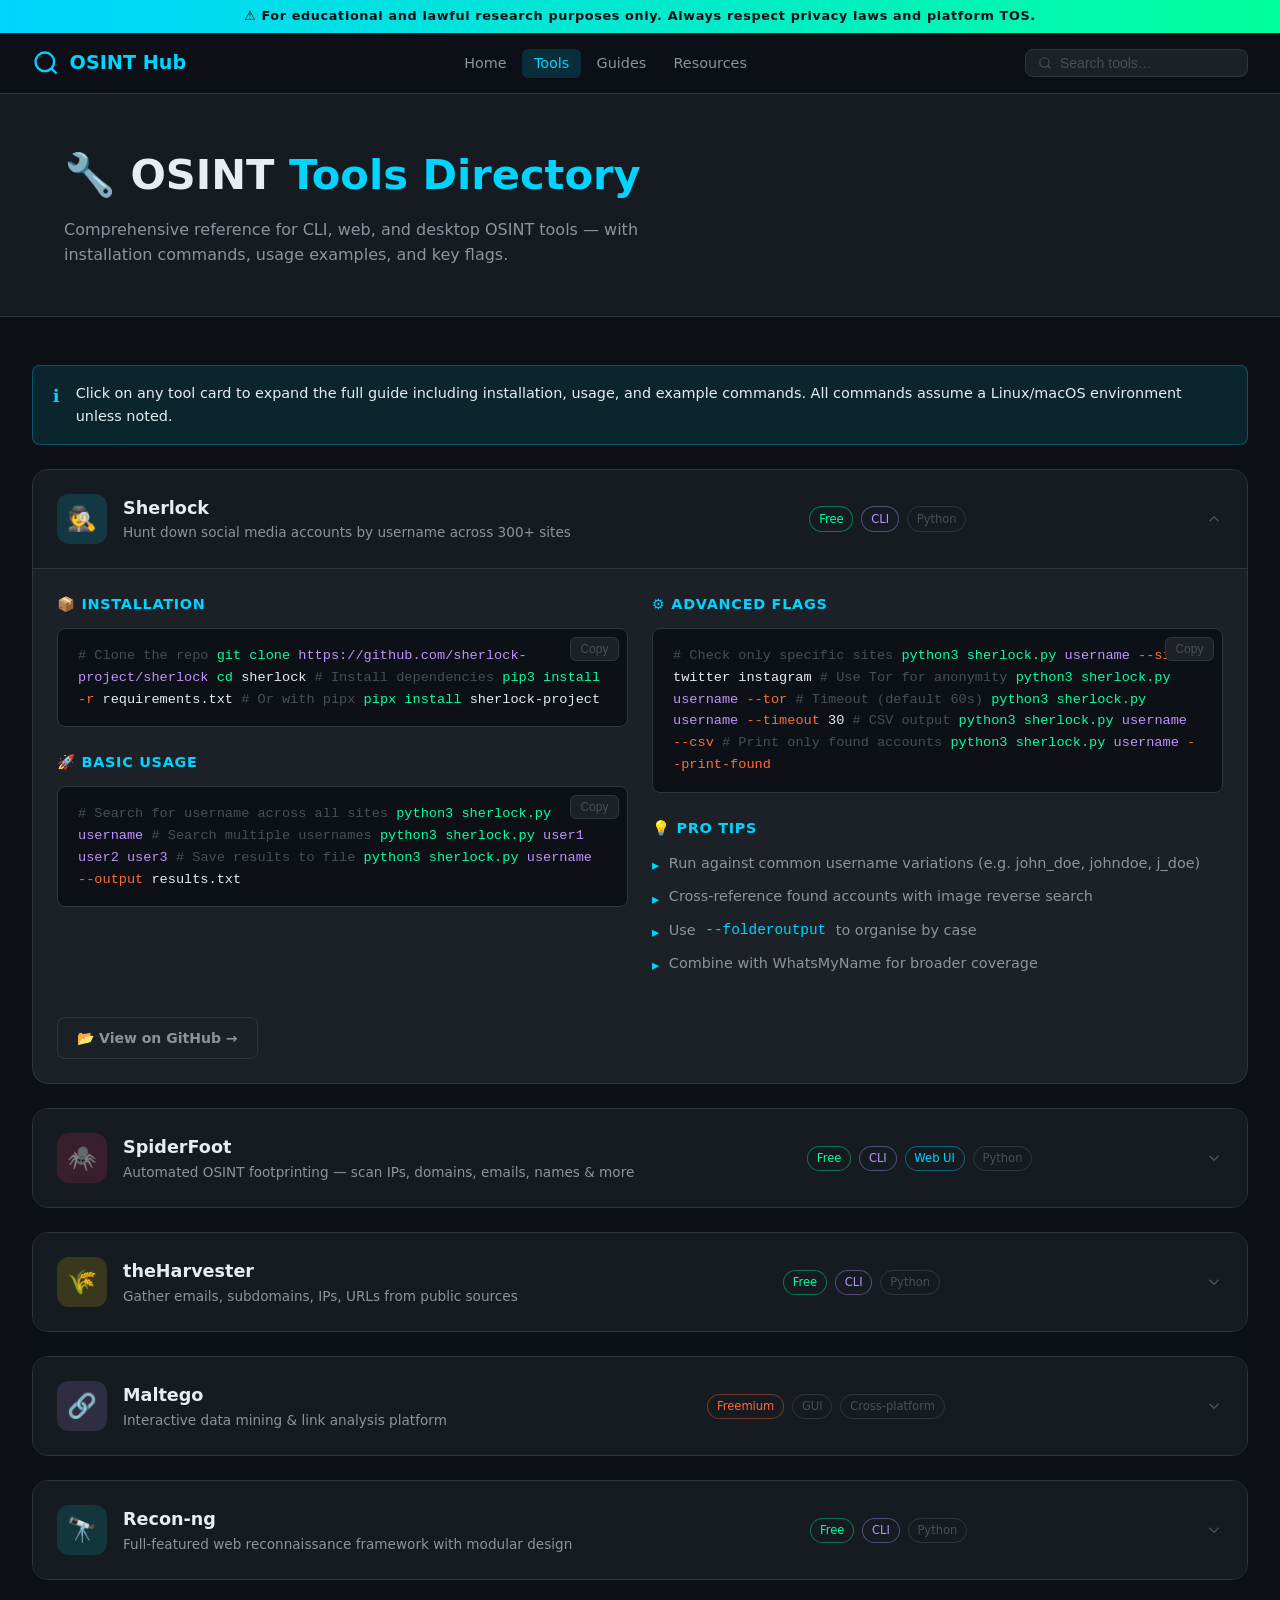
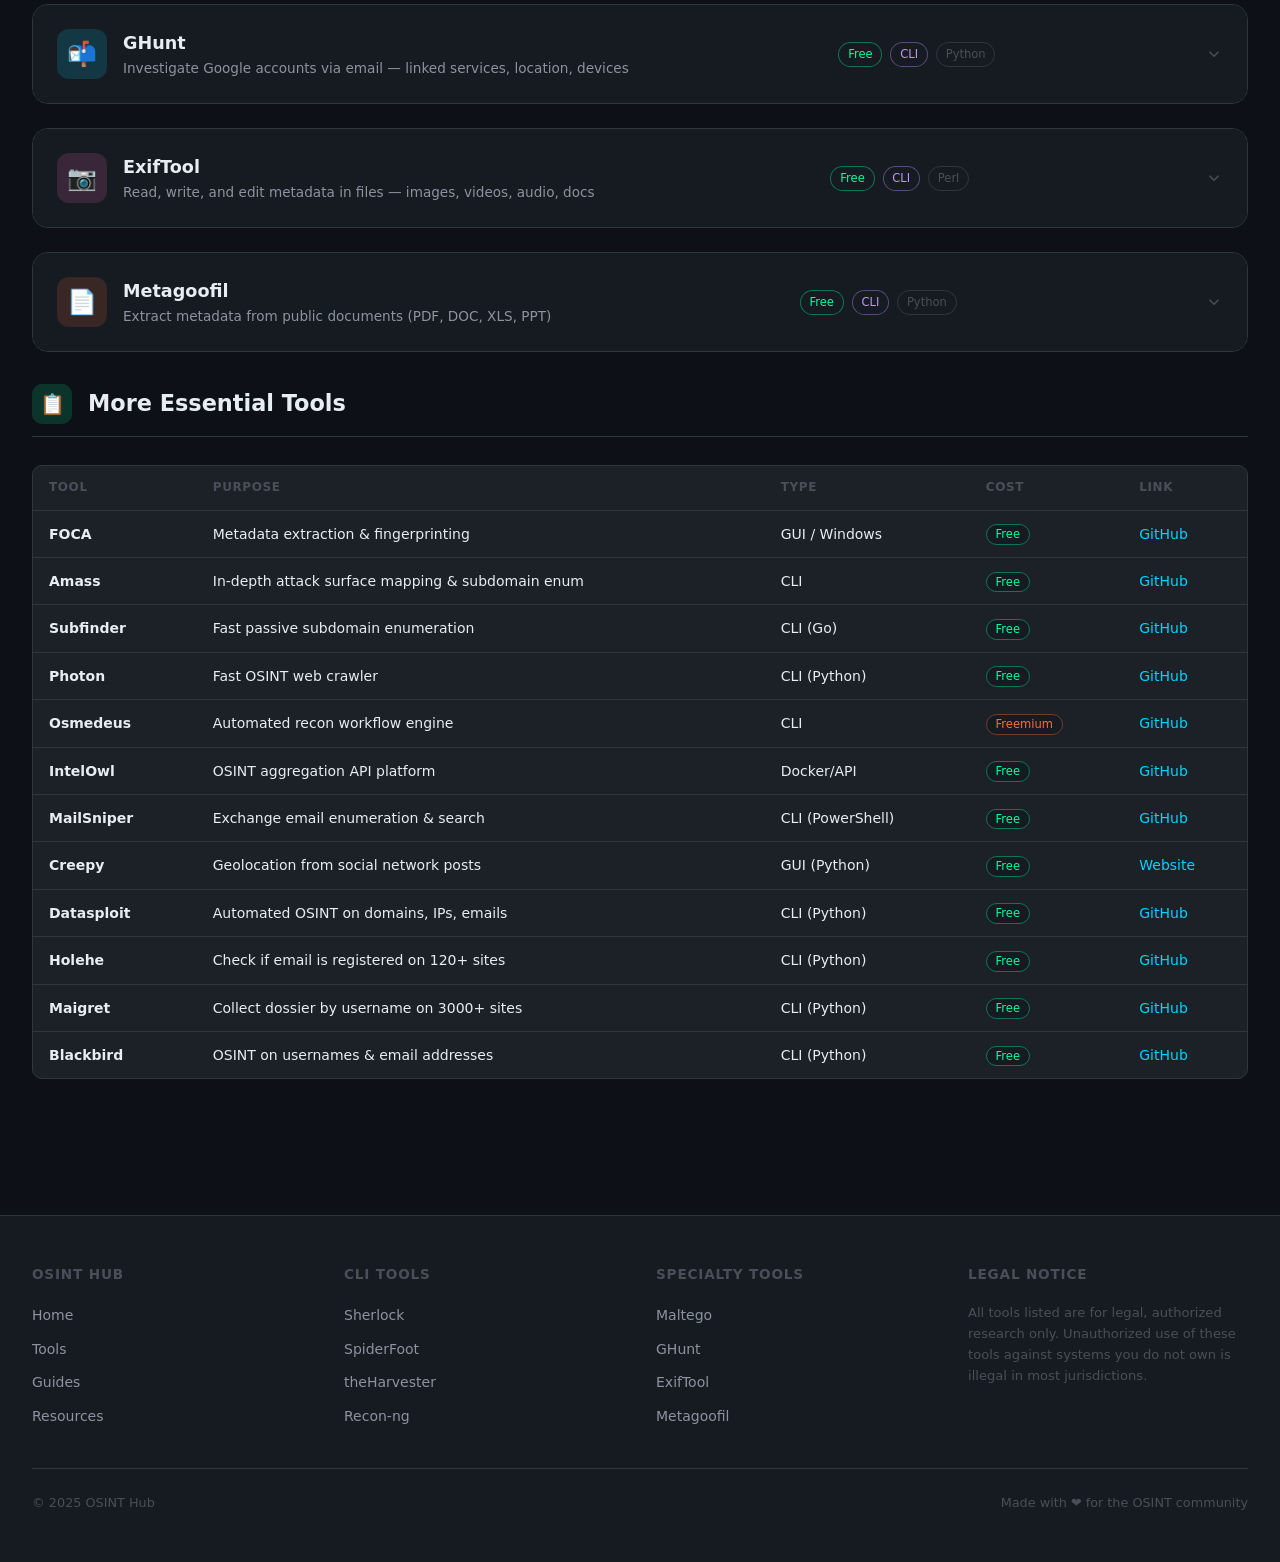
<file: tools.html>
<!DOCTYPE html>
<html lang="en">
<head>
  <meta charset="utf-8">
  <meta name="viewport" content="width=device-width, initial-scale=1">
  <title>OSINT Tools Directory — OSINT Hub</title>
  <meta name="description" content="Complete OSINT tools directory with installation guides and usage examples for Sherlock, SpiderFoot, theHarvester, Maltego, Recon-ng, GHunt, ExifTool and more.">
  <link rel="stylesheet" href="css/style.css">
</head>
<body>

<div id="reading-progress"></div>
<div class="top-bar">⚠️ For educational and lawful research purposes only. Always respect privacy laws and platform TOS.</div>

<nav>
  <div class="nav-inner">
    <a href="index.html" class="nav-logo">
      <svg viewBox="0 0 24 24" fill="none" stroke="currentColor" stroke-width="2"><circle cx="11" cy="11" r="8"/><line x1="21" y1="21" x2="16.65" y2="16.65"/></svg>
      OSINT Hub
    </a>
    <ul class="nav-links">
      <li><a href="index.html">Home</a></li>
      <li><a href="tools.html">Tools</a></li>
      <li><a href="guides.html">Guides</a></li>
      <li><a href="resources.html">Resources</a></li>
    </ul>
    <div class="nav-search">
      <svg width="14" height="14" viewBox="0 0 24 24" fill="none" stroke="currentColor" stroke-width="2"><circle cx="11" cy="11" r="8"/><line x1="21" y1="21" x2="16.65" y2="16.65"/></svg>
      <input type="text" class="search-input" placeholder="Search tools…" autocomplete="off">
    </div>
  </div>
</nav>

<div id="search-results"></div>

<div class="page-hero">
  <div class="container">
    <h1>🔧 OSINT <span>Tools Directory</span></h1>
    <p>Comprehensive reference for CLI, web, and desktop OSINT tools — with installation commands, usage examples, and key flags.</p>
  </div>
</div>

<main>
  <div class="container">

    <div class="alert alert-info">
      <span class="alert-icon">ℹ️</span>
      <span>Click on any tool card to expand the full guide including installation, usage, and example commands. All commands assume a Linux/macOS environment unless noted.</span>
    </div>

    <!-- ===== SHERLOCK ===== -->
    <div class="guide-card open" id="sherlock">
      <div class="guide-card-header">
        <div class="guide-icon ic-blue">🕵️</div>
        <div>
          <div class="guide-title">Sherlock</div>
          <div class="guide-subtitle">Hunt down social media accounts by username across 300+ sites</div>
        </div>
        <div style="margin-left:auto;display:flex;gap:0.5rem;align-items:center">
          <span class="tag free">Free</span><span class="tag cli">CLI</span><span class="tag">Python</span>
        </div>
        <svg class="guide-chevron" width="18" height="18" viewBox="0 0 24 24" fill="none" stroke="currentColor" stroke-width="2"><polyline points="6 9 12 15 18 9"/></svg>
      </div>
      <div class="guide-body">
        <div class="two-col">
          <div>
            <div class="guide-section">
              <h4>📦 Installation</h4>
              <div class="code-block">
<button class="copy-btn">Copy</button>
<span class="comment"># Clone the repo</span>
<span class="cmd">git clone</span> <span class="val">https://github.com/sherlock-project/sherlock</span>
<span class="cmd">cd</span> sherlock
<span class="comment"># Install dependencies</span>
<span class="cmd">pip3 install</span> <span class="flag">-r</span> requirements.txt
<span class="comment"># Or with pipx</span>
<span class="cmd">pipx install</span> sherlock-project</div>
            </div>
            <div class="guide-section">
              <h4>🚀 Basic Usage</h4>
              <div class="code-block">
<button class="copy-btn">Copy</button>
<span class="comment"># Search for username across all sites</span>
<span class="cmd">python3 sherlock.py</span> <span class="val">username</span>

<span class="comment"># Search multiple usernames</span>
<span class="cmd">python3 sherlock.py</span> <span class="val">user1 user2 user3</span>

<span class="comment"># Save results to file</span>
<span class="cmd">python3 sherlock.py</span> <span class="val">username</span> <span class="flag">--output</span> results.txt</div>
            </div>
          </div>
          <div>
            <div class="guide-section">
              <h4>⚙️ Advanced Flags</h4>
              <div class="code-block">
<button class="copy-btn">Copy</button>
<span class="comment"># Check only specific sites</span>
<span class="cmd">python3 sherlock.py</span> <span class="val">username</span> <span class="flag">--site</span> twitter instagram

<span class="comment"># Use Tor for anonymity</span>
<span class="cmd">python3 sherlock.py</span> <span class="val">username</span> <span class="flag">--tor</span>

<span class="comment"># Timeout (default 60s)</span>
<span class="cmd">python3 sherlock.py</span> <span class="val">username</span> <span class="flag">--timeout</span> 30

<span class="comment"># CSV output</span>
<span class="cmd">python3 sherlock.py</span> <span class="val">username</span> <span class="flag">--csv</span>

<span class="comment"># Print only found accounts</span>
<span class="cmd">python3 sherlock.py</span> <span class="val">username</span> <span class="flag">--print-found</span></div>
            </div>
            <div class="guide-section">
              <h4>💡 Pro Tips</h4>
              <ul class="checklist">
                <li>Run against common username variations (e.g. john_doe, johndoe, j_doe)</li>
                <li>Cross-reference found accounts with image reverse search</li>
                <li>Use <code style="color:var(--accent)">--folderoutput</code> to organise by case</li>
                <li>Combine with WhatsMyName for broader coverage</li>
              </ul>
            </div>
          </div>
        </div>
        <div class="mt-2">
          <a href="https://github.com/sherlock-project/sherlock" target="_blank" rel="noopener" class="btn btn-outline">📂 View on GitHub →</a>
        </div>
      </div>
    </div>

    <!-- ===== SPIDERFOOT ===== -->
    <div class="guide-card" id="spiderfoot">
      <div class="guide-card-header">
        <div class="guide-icon ic-red">🕷️</div>
        <div>
          <div class="guide-title">SpiderFoot</div>
          <div class="guide-subtitle">Automated OSINT footprinting — scan IPs, domains, emails, names &amp; more</div>
        </div>
        <div style="margin-left:auto;display:flex;gap:0.5rem;align-items:center">
          <span class="tag free">Free</span><span class="tag cli">CLI</span><span class="tag web">Web UI</span><span class="tag">Python</span>
        </div>
        <svg class="guide-chevron" width="18" height="18" viewBox="0 0 24 24" fill="none" stroke="currentColor" stroke-width="2"><polyline points="6 9 12 15 18 9"/></svg>
      </div>
      <div class="guide-body">
        <div class="two-col">
          <div>
            <div class="guide-section">
              <h4>📦 Installation</h4>
              <div class="code-block">
<button class="copy-btn">Copy</button>
<span class="comment"># Clone SpiderFoot</span>
<span class="cmd">git clone</span> <span class="val">https://github.com/smicallef/spiderfoot</span>
<span class="cmd">cd</span> spiderfoot
<span class="cmd">pip3 install</span> <span class="flag">-r</span> requirements.txt

<span class="comment"># Start web UI (recommended)</span>
<span class="cmd">python3 sf.py</span> <span class="flag">-l</span> 127.0.0.1:5001
<span class="comment"># Then open http://127.0.0.1:5001</span></div>
            </div>
            <div class="guide-section">
              <h4>🚀 CLI Usage</h4>
              <div class="code-block">
<button class="copy-btn">Copy</button>
<span class="comment"># Scan a domain (all modules)</span>
<span class="cmd">python3 sf.py</span> <span class="flag">-s</span> <span class="val">example.com</span> <span class="flag">-t</span> <span class="val">DOMAIN_NAME</span>

<span class="comment"># Scan an IP address</span>
<span class="cmd">python3 sf.py</span> <span class="flag">-s</span> <span class="val">1.2.3.4</span> <span class="flag">-t</span> <span class="val">IP_ADDRESS</span>

<span class="comment"># Scan email</span>
<span class="cmd">python3 sf.py</span> <span class="flag">-s</span> <span class="val">user@example.com</span> <span class="flag">-t</span> <span class="val">EMAILADDR</span>

<span class="comment"># Save results as JSON</span>
<span class="cmd">python3 sf.py</span> <span class="flag">-s</span> <span class="val">example.com</span> <span class="flag">-o</span> <span class="val">JSON</span> <span class="flag">-f</span></div>
            </div>
          </div>
          <div>
            <div class="guide-section">
              <h4>🔍 Scan Types</h4>
              <div class="code-block">
<button class="copy-btn">Copy</button>
<span class="comment"># Use specific modules only</span>
<span class="cmd">python3 sf.py</span> <span class="flag">-s</span> <span class="val">example.com</span> <span class="flag">-m</span> <span class="val">sfp_dns,sfp_shodan</span>

<span class="comment"># List available modules</span>
<span class="cmd">python3 sf.py</span> <span class="flag">-M</span>

<span class="comment"># Correlate with SFDB HackerTarget</span>
<span class="cmd">python3 sf.py</span> <span class="flag">-s</span> <span class="val">example.com</span> <span class="flag">-m</span> <span class="val">sfp_hackertarget</span></div>
            </div>
            <div class="guide-section">
              <h4>💡 Key Modules</h4>
              <ul class="checklist">
                <li><strong>sfp_shodan</strong> — IoT/device scanning</li>
                <li><strong>sfp_dns</strong> — DNS enumeration &amp; records</li>
                <li><strong>sfp_haveibeenpwned</strong> — Breach checks</li>
                <li><strong>sfp_hunter</strong> — Email harvesting</li>
                <li><strong>sfp_whois</strong> — WHOIS lookups</li>
                <li><strong>sfp_github</strong> — GitHub code search</li>
                <li><strong>sfp_pgp</strong> — PGP keyserver lookup</li>
              </ul>
            </div>
          </div>
        </div>
        <div class="mt-2">
          <a href="https://github.com/smicallef/spiderfoot" target="_blank" rel="noopener" class="btn btn-outline">📂 View on GitHub →</a>
          <a href="https://www.spiderfoot.net/documentation/" target="_blank" rel="noopener" class="btn btn-outline" style="margin-left:0.5rem">📖 Documentation →</a>
        </div>
      </div>
    </div>

    <!-- ===== THEHARVESTER ===== -->
    <div class="guide-card" id="harvester">
      <div class="guide-card-header">
        <div class="guide-icon ic-yellow">🌾</div>
        <div>
          <div class="guide-title">theHarvester</div>
          <div class="guide-subtitle">Gather emails, subdomains, IPs, URLs from public sources</div>
        </div>
        <div style="margin-left:auto;display:flex;gap:0.5rem;align-items:center">
          <span class="tag free">Free</span><span class="tag cli">CLI</span><span class="tag">Python</span>
        </div>
        <svg class="guide-chevron" width="18" height="18" viewBox="0 0 24 24" fill="none" stroke="currentColor" stroke-width="2"><polyline points="6 9 12 15 18 9"/></svg>
      </div>
      <div class="guide-body">
        <div class="two-col">
          <div>
            <div class="guide-section">
              <h4>📦 Installation</h4>
              <div class="code-block">
<button class="copy-btn">Copy</button>
<span class="comment"># Clone &amp; install</span>
<span class="cmd">git clone</span> <span class="val">https://github.com/laramies/theHarvester</span>
<span class="cmd">cd</span> theHarvester
<span class="cmd">pip3 install</span> <span class="flag">-r</span> requirements/base.txt

<span class="comment"># Kali Linux (pre-installed)</span>
<span class="cmd">theHarvester</span> <span class="flag">--help</span></div>
            </div>
            <div class="guide-section">
              <h4>🚀 Basic Usage</h4>
              <div class="code-block">
<button class="copy-btn">Copy</button>
<span class="comment"># Search Google for example.com</span>
<span class="cmd">theHarvester</span> <span class="flag">-d</span> <span class="val">example.com</span> <span class="flag">-b</span> <span class="val">google</span>

<span class="comment"># All sources, limit 500 results</span>
<span class="cmd">theHarvester</span> <span class="flag">-d</span> <span class="val">example.com</span> <span class="flag">-b</span> <span class="val">all</span> <span class="flag">-l</span> <span class="val">500</span>

<span class="comment"># Save HTML report</span>
<span class="cmd">theHarvester</span> <span class="flag">-d</span> <span class="val">example.com</span> <span class="flag">-b</span> <span class="val">all</span> <span class="flag">-f</span> <span class="val">report</span></div>
            </div>
          </div>
          <div>
            <div class="guide-section">
              <h4>📡 Data Sources</h4>
              <div class="code-block">
<button class="copy-btn">Copy</button>
<span class="comment"># Available sources (-b flag):</span>
<span class="val">anubis, bevigil, baidu, bing, bingapi,
brave, certspotter, crtsh, dnsdumpster,
duckduckgo, fullhunt, github-code,
google, hackertarget, hunter, intelx,
linkedin, linkedin_links, netlas,
omnisint, otx, pentesttools,
projectdiscovery, rapiddns, rocketreach,
securitytrails, shodan, sitedossier,
sublist3r, threatminer, tomba,
urlscan, virustotal, yahoo</span></div>
            </div>
            <div class="guide-section">
              <h4>💡 Pro Tips</h4>
              <ul class="checklist">
                <li>Use <code style="color:var(--accent)">-b all</code> for comprehensive results</li>
                <li>Add API keys in <code style="color:var(--accent)">api-keys.yaml</code> for better results</li>
                <li>Run with Shodan source for IP ranges</li>
                <li>Combine with Maltego for visualisation</li>
              </ul>
            </div>
          </div>
        </div>
        <div class="mt-2">
          <a href="https://github.com/laramies/theHarvester" target="_blank" rel="noopener" class="btn btn-outline">📂 View on GitHub →</a>
        </div>
      </div>
    </div>

    <!-- ===== MALTEGO ===== -->
    <div class="guide-card" id="maltego">
      <div class="guide-card-header">
        <div class="guide-icon ic-purple">🔗</div>
        <div>
          <div class="guide-title">Maltego</div>
          <div class="guide-subtitle">Interactive data mining &amp; link analysis platform</div>
        </div>
        <div style="margin-left:auto;display:flex;gap:0.5rem;align-items:center">
          <span class="tag freemium">Freemium</span><span class="tag">GUI</span><span class="tag">Cross-platform</span>
        </div>
        <svg class="guide-chevron" width="18" height="18" viewBox="0 0 24 24" fill="none" stroke="currentColor" stroke-width="2"><polyline points="6 9 12 15 18 9"/></svg>
      </div>
      <div class="guide-body">
        <div class="two-col">
          <div>
            <div class="guide-section">
              <h4>📦 Installation</h4>
              <div class="code-block">
<button class="copy-btn">Copy</button>
<span class="comment"># Download from official site</span>
<span class="comment"># https://www.maltego.com/downloads/</span>

<span class="comment"># Kali Linux</span>
<span class="cmd">sudo apt install</span> maltego

<span class="comment"># Create free Community Edition account</span>
<span class="comment"># at maltego.com to activate</span></div>
            </div>
            <div class="guide-section">
              <h4>🔄 Key Transforms</h4>
              <ul class="checklist">
                <li><strong>Domain to IP</strong> — resolve host records</li>
                <li><strong>Email to Person</strong> — identify owner</li>
                <li><strong>Person to Social Media</strong> — link accounts</li>
                <li><strong>IP to Shodan</strong> — device &amp; port data</li>
                <li><strong>Phone to Owner</strong> — identify registrant</li>
                <li><strong>Phrase to News</strong> — media mentions</li>
              </ul>
            </div>
          </div>
          <div>
            <div class="guide-section">
              <h4>🔍 Workflow</h4>
              <ul class="checklist">
                <li>Start with a seed entity (domain, email, name)</li>
                <li>Run transforms to expand the graph</li>
                <li>Pivot on discovered entities</li>
                <li>Use Machines for automated multi-step transforms</li>
                <li>Export as graph (GraphML) or PDF report</li>
                <li>Install community Transform Hub packs for free extra transforms</li>
              </ul>
            </div>
            <div class="guide-section">
              <h4>💡 Community Edition Limits</h4>
              <ul class="checklist">
                <li>12 results per transform (vs unlimited in commercial)</li>
                <li>Watermarked exports</li>
                <li>No case management features</li>
                <li>Still extremely powerful for solo analysts</li>
              </ul>
            </div>
          </div>
        </div>
        <div class="mt-2">
          <a href="https://www.maltego.com/downloads/" target="_blank" rel="noopener" class="btn btn-outline">⬇️ Download Maltego →</a>
          <a href="https://docs.maltego.com" target="_blank" rel="noopener" class="btn btn-outline" style="margin-left:0.5rem">📖 Documentation →</a>
        </div>
      </div>
    </div>

    <!-- ===== RECON-NG ===== -->
    <div class="guide-card" id="recon-ng">
      <div class="guide-card-header">
        <div class="guide-icon ic-teal">🔭</div>
        <div>
          <div class="guide-title">Recon-ng</div>
          <div class="guide-subtitle">Full-featured web reconnaissance framework with modular design</div>
        </div>
        <div style="margin-left:auto;display:flex;gap:0.5rem;align-items:center">
          <span class="tag free">Free</span><span class="tag cli">CLI</span><span class="tag">Python</span>
        </div>
        <svg class="guide-chevron" width="18" height="18" viewBox="0 0 24 24" fill="none" stroke="currentColor" stroke-width="2"><polyline points="6 9 12 15 18 9"/></svg>
      </div>
      <div class="guide-body">
        <div class="two-col">
          <div>
            <div class="guide-section">
              <h4>📦 Installation</h4>
              <div class="code-block">
<button class="copy-btn">Copy</button>
<span class="comment"># Clone the repo</span>
<span class="cmd">git clone</span> <span class="val">https://github.com/lanmaster53/recon-ng</span>
<span class="cmd">cd</span> recon-ng
<span class="cmd">pip3 install</span> <span class="flag">-r</span> REQUIREMENTS

<span class="comment"># Kali (pre-installed)</span>
<span class="cmd">recon-ng</span></div>
            </div>
            <div class="guide-section">
              <h4>🚀 Basic Workflow</h4>
              <div class="code-block">
<button class="copy-btn">Copy</button>
<span class="comment"># Start recon-ng</span>
<span class="cmd">recon-ng</span>

<span class="comment"># Create a workspace</span>
<span class="val">[recon-ng] &gt;</span> workspaces create <span class="val">target_co</span>

<span class="comment"># Add a seed domain</span>
<span class="val">[recon-ng] &gt;</span> db insert domains
domain <span class="flag">&gt;</span> <span class="val">example.com</span>

<span class="comment"># Load a module</span>
<span class="val">[recon-ng] &gt;</span> marketplace install recon/domains-hosts/hackertarget
<span class="val">[recon-ng] &gt;</span> modules load recon/domains-hosts/hackertarget
<span class="val">[recon-ng] &gt;</span> run</div>
            </div>
          </div>
          <div>
            <div class="guide-section">
              <h4>📦 Useful Modules</h4>
              <div class="code-block">
<button class="copy-btn">Copy</button>
<span class="comment"># Subdomain enumeration</span>
recon/domains-hosts/hackertarget
recon/domains-hosts/bing_domain_web

<span class="comment"># Email harvesting</span>
recon/domains-contacts/hunter_io
recon/domains-contacts/pgp_search

<span class="comment"># IP geolocation</span>
recon/hosts-hosts/ipinfodb

<span class="comment"># Social media</span>
recon/profiles-profiles/twitter_mentioned

<span class="comment"># Credentials in breaches</span>
recon/domains-credentials/pwnedlist</div>
            </div>
            <div class="guide-section">
              <h4>📊 Reporting</h4>
              <div class="code-block">
<button class="copy-btn">Copy</button>
<span class="comment"># Generate HTML report</span>
<span class="val">[recon-ng] &gt;</span> modules load reporting/html
<span class="val">[recon-ng] &gt;</span> options set FILENAME /tmp/report.html
<span class="val">[recon-ng] &gt;</span> run</div>
            </div>
          </div>
        </div>
        <div class="mt-2">
          <a href="https://github.com/lanmaster53/recon-ng" target="_blank" rel="noopener" class="btn btn-outline">📂 View on GitHub →</a>
        </div>
      </div>
    </div>

    <!-- ===== GHUNT ===== -->
    <div class="guide-card" id="ghunt">
      <div class="guide-card-header">
        <div class="guide-icon ic-blue">📬</div>
        <div>
          <div class="guide-title">GHunt</div>
          <div class="guide-subtitle">Investigate Google accounts via email — linked services, location, devices</div>
        </div>
        <div style="margin-left:auto;display:flex;gap:0.5rem;align-items:center">
          <span class="tag free">Free</span><span class="tag cli">CLI</span><span class="tag">Python</span>
        </div>
        <svg class="guide-chevron" width="18" height="18" viewBox="0 0 24 24" fill="none" stroke="currentColor" stroke-width="2"><polyline points="6 9 12 15 18 9"/></svg>
      </div>
      <div class="guide-body">
        <div class="two-col">
          <div>
            <div class="guide-section">
              <h4>📦 Installation</h4>
              <div class="code-block">
<button class="copy-btn">Copy</button>
<span class="comment"># Clone &amp; install</span>
<span class="cmd">git clone</span> <span class="val">https://github.com/mxrch/GHunt</span>
<span class="cmd">cd</span> GHunt
<span class="cmd">pip3 install</span> pipx
<span class="cmd">pipx install</span> ghunt

<span class="comment"># Authenticate (one-time setup)</span>
<span class="cmd">ghunt</span> login</div>
            </div>
            <div class="guide-section">
              <h4>🚀 Usage</h4>
              <div class="code-block">
<button class="copy-btn">Copy</button>
<span class="comment"># Investigate a Gmail account</span>
<span class="cmd">ghunt</span> email <span class="val">target@gmail.com</span>

<span class="comment"># Get Google Drive documents</span>
<span class="cmd">ghunt</span> gaia <span class="val">GoogleID</span>

<span class="comment"># Check Google Calendar public events</span>
<span class="cmd">ghunt</span> cal <span class="val">target@gmail.com</span></div>
            </div>
          </div>
          <div>
            <div class="guide-section">
              <h4>🔍 What GHunt Finds</h4>
              <ul class="checklist">
                <li>Google Account ID &amp; creation date</li>
                <li>Profile picture (even if hidden)</li>
                <li>Linked Google services (Maps, YouTube, etc.)</li>
                <li>Public Google Calendar events with locations</li>
                <li>Google Reviews and places visited</li>
                <li>Android device information</li>
                <li>Last seen active timestamp</li>
              </ul>
            </div>
            <div class="guide-section">
              <h4>⚠️ Requirements</h4>
              <ul class="checklist">
                <li>Requires a Google account for authentication</li>
                <li>Use a dedicated/throwaway Google account for OPSEC</li>
                <li>Respect Google's Terms of Service</li>
              </ul>
            </div>
          </div>
        </div>
        <div class="mt-2">
          <a href="https://github.com/mxrch/GHunt" target="_blank" rel="noopener" class="btn btn-outline">📂 View on GitHub →</a>
        </div>
      </div>
    </div>

    <!-- ===== EXIFTOOL ===== -->
    <div class="guide-card" id="exiftool">
      <div class="guide-card-header">
        <div class="guide-icon ic-pink">📷</div>
        <div>
          <div class="guide-title">ExifTool</div>
          <div class="guide-subtitle">Read, write, and edit metadata in files — images, videos, audio, docs</div>
        </div>
        <div style="margin-left:auto;display:flex;gap:0.5rem;align-items:center">
          <span class="tag free">Free</span><span class="tag cli">CLI</span><span class="tag">Perl</span>
        </div>
        <svg class="guide-chevron" width="18" height="18" viewBox="0 0 24 24" fill="none" stroke="currentColor" stroke-width="2"><polyline points="6 9 12 15 18 9"/></svg>
      </div>
      <div class="guide-body">
        <div class="two-col">
          <div>
            <div class="guide-section">
              <h4>📦 Installation</h4>
              <div class="code-block">
<button class="copy-btn">Copy</button>
<span class="comment"># Ubuntu/Debian</span>
<span class="cmd">sudo apt install</span> libimage-exiftool-perl

<span class="comment"># macOS (Homebrew)</span>
<span class="cmd">brew install</span> exiftool

<span class="comment"># Windows — download installer from</span>
<span class="comment"># https://exiftool.org</span></div>
            </div>
            <div class="guide-section">
              <h4>🚀 Basic Usage</h4>
              <div class="code-block">
<button class="copy-btn">Copy</button>
<span class="comment"># Show all metadata</span>
<span class="cmd">exiftool</span> image.jpg

<span class="comment"># Extract GPS coordinates</span>
<span class="cmd">exiftool</span> <span class="flag">-GPS*</span> image.jpg

<span class="comment"># Extract specific tag</span>
<span class="cmd">exiftool</span> <span class="flag">-DateTimeOriginal</span> image.jpg

<span class="comment"># Bulk scan directory</span>
<span class="cmd">exiftool</span> <span class="flag">-r</span> /path/to/images/</div>
            </div>
          </div>
          <div>
            <div class="guide-section">
              <h4>⚙️ Advanced Commands</h4>
              <div class="code-block">
<button class="copy-btn">Copy</button>
<span class="comment"># Extract GPS and convert to decimal</span>
<span class="cmd">exiftool</span> <span class="flag">-n -GPS*</span> image.jpg

<span class="comment"># Strip all metadata (sanitize)</span>
<span class="cmd">exiftool</span> <span class="flag">-all=</span> image.jpg

<span class="comment"># Output as JSON</span>
<span class="cmd">exiftool</span> <span class="flag">-json</span> image.jpg

<span class="comment"># Find images with GPS in directory</span>
<span class="cmd">exiftool</span> <span class="flag">-if '$GPSLatitude'</span> <span class="flag">-filename -GPSLatitude -GPSLongitude</span> *.jpg</div>
            </div>
            <div class="guide-section">
              <h4>💡 OSINT Use Cases</h4>
              <ul class="checklist">
                <li>Extract GPS coordinates from social media photos</li>
                <li>Identify device (phone model, camera) from metadata</li>
                <li>Extract software versions from documents</li>
                <li>Recover creation/modification timestamps</li>
              </ul>
            </div>
          </div>
        </div>
        <div class="mt-2">
          <a href="https://exiftool.org" target="_blank" rel="noopener" class="btn btn-outline">🌐 Official Site →</a>
        </div>
      </div>
    </div>

    <!-- ===== METAGOOFIL ===== -->
    <div class="guide-card" id="metagoofil">
      <div class="guide-card-header">
        <div class="guide-icon ic-orange">📄</div>
        <div>
          <div class="guide-title">Metagoofil</div>
          <div class="guide-subtitle">Extract metadata from public documents (PDF, DOC, XLS, PPT)</div>
        </div>
        <div style="margin-left:auto;display:flex;gap:0.5rem;align-items:center">
          <span class="tag free">Free</span><span class="tag cli">CLI</span><span class="tag">Python</span>
        </div>
        <svg class="guide-chevron" width="18" height="18" viewBox="0 0 24 24" fill="none" stroke="currentColor" stroke-width="2"><polyline points="6 9 12 15 18 9"/></svg>
      </div>
      <div class="guide-body">
        <div class="two-col">
          <div>
            <div class="guide-section">
              <h4>📦 Installation</h4>
              <div class="code-block">
<button class="copy-btn">Copy</button>
<span class="comment"># Kali Linux (pre-installed)</span>
<span class="cmd">metagoofil</span> <span class="flag">--help</span>

<span class="comment"># Manual install</span>
<span class="cmd">git clone</span> <span class="val">https://github.com/opsdisk/metagoofil</span>
<span class="cmd">cd</span> metagoofil
<span class="cmd">pip3 install</span> <span class="flag">-r</span> requirements.txt</div>
            </div>
            <div class="guide-section">
              <h4>🚀 Usage</h4>
              <div class="code-block">
<button class="copy-btn">Copy</button>
<span class="comment"># Harvest PDFs from example.com</span>
<span class="cmd">metagoofil</span> <span class="flag">-d</span> <span class="val">example.com</span> <span class="flag">-t</span> <span class="val">pdf</span> <span class="flag">-l</span> <span class="val">20</span> <span class="flag">-o</span> output/

<span class="comment"># Multiple file types</span>
<span class="cmd">metagoofil</span> <span class="flag">-d</span> <span class="val">example.com</span> <span class="flag">-t</span> <span class="val">pdf,doc,xls</span> <span class="flag">-l</span> <span class="val">50</span>

<span class="comment"># Limit search pages</span>
<span class="cmd">metagoofil</span> <span class="flag">-d</span> <span class="val">example.com</span> <span class="flag">-t</span> <span class="val">pdf</span> <span class="flag">-l</span> <span class="val">10</span> <span class="flag">-n</span> <span class="val">5</span></div>
            </div>
          </div>
          <div>
            <div class="guide-section">
              <h4>🔍 What It Extracts</h4>
              <ul class="checklist">
                <li>Usernames &amp; real names from document properties</li>
                <li>Software versions (OS, Office version)</li>
                <li>Internal network paths &amp; server names</li>
                <li>Email addresses embedded in documents</li>
                <li>Dates &amp; document creation history</li>
                <li>Printer names and network shares</li>
              </ul>
            </div>
          </div>
        </div>
        <div class="mt-2">
          <a href="https://github.com/opsdisk/metagoofil" target="_blank" rel="noopener" class="btn btn-outline">📂 View on GitHub →</a>
        </div>
      </div>
    </div>

    <!-- ===== MORE TOOLS TABLE ===== -->
    <section class="section-block" style="margin-top:2rem">
      <div class="section-header">
        <div class="section-icon ic-green">📋</div>
        <h2>More Essential Tools</h2>
      </div>
      <div style="overflow-x:auto;background:var(--bg-card);border:1px solid var(--border);border-radius:var(--radius)">
        <table class="res-table">
          <thead>
            <tr>
              <th>Tool</th>
              <th>Purpose</th>
              <th>Type</th>
              <th>Cost</th>
              <th>Link</th>
            </tr>
          </thead>
          <tbody>
            <tr><td><strong>FOCA</strong></td><td>Metadata extraction &amp; fingerprinting</td><td>GUI / Windows</td><td><span class="tag free">Free</span></td><td><a href="https://github.com/ElevenPaths/FOCA" target="_blank" rel="noopener">GitHub</a></td></tr>
            <tr><td><strong>Amass</strong></td><td>In-depth attack surface mapping &amp; subdomain enum</td><td>CLI</td><td><span class="tag free">Free</span></td><td><a href="https://github.com/owasp-amass/amass" target="_blank" rel="noopener">GitHub</a></td></tr>
            <tr><td><strong>Subfinder</strong></td><td>Fast passive subdomain enumeration</td><td>CLI (Go)</td><td><span class="tag free">Free</span></td><td><a href="https://github.com/projectdiscovery/subfinder" target="_blank" rel="noopener">GitHub</a></td></tr>
            <tr><td><strong>Photon</strong></td><td>Fast OSINT web crawler</td><td>CLI (Python)</td><td><span class="tag free">Free</span></td><td><a href="https://github.com/s0md3v/Photon" target="_blank" rel="noopener">GitHub</a></td></tr>
            <tr><td><strong>Osmedeus</strong></td><td>Automated recon workflow engine</td><td>CLI</td><td><span class="tag freemium">Freemium</span></td><td><a href="https://github.com/j3ssie/osmedeus" target="_blank" rel="noopener">GitHub</a></td></tr>
            <tr><td><strong>IntelOwl</strong></td><td>OSINT aggregation API platform</td><td>Docker/API</td><td><span class="tag free">Free</span></td><td><a href="https://github.com/intelowlproject/IntelOwl" target="_blank" rel="noopener">GitHub</a></td></tr>
            <tr><td><strong>MailSniper</strong></td><td>Exchange email enumeration &amp; search</td><td>CLI (PowerShell)</td><td><span class="tag free">Free</span></td><td><a href="https://github.com/dafthack/MailSniper" target="_blank" rel="noopener">GitHub</a></td></tr>
            <tr><td><strong>Creepy</strong></td><td>Geolocation from social network posts</td><td>GUI (Python)</td><td><span class="tag free">Free</span></td><td><a href="https://www.geocreepy.com/" target="_blank" rel="noopener">Website</a></td></tr>
            <tr><td><strong>Datasploit</strong></td><td>Automated OSINT on domains, IPs, emails</td><td>CLI (Python)</td><td><span class="tag free">Free</span></td><td><a href="https://github.com/DataSploit/datasploit" target="_blank" rel="noopener">GitHub</a></td></tr>
            <tr><td><strong>Holehe</strong></td><td>Check if email is registered on 120+ sites</td><td>CLI (Python)</td><td><span class="tag free">Free</span></td><td><a href="https://github.com/megadose/holehe" target="_blank" rel="noopener">GitHub</a></td></tr>
            <tr><td><strong>Maigret</strong></td><td>Collect dossier by username on 3000+ sites</td><td>CLI (Python)</td><td><span class="tag free">Free</span></td><td><a href="https://github.com/soxoj/maigret" target="_blank" rel="noopener">GitHub</a></td></tr>
            <tr><td><strong>Blackbird</strong></td><td>OSINT on usernames &amp; email addresses</td><td>CLI (Python)</td><td><span class="tag free">Free</span></td><td><a href="https://github.com/p1ngul1n0/blackbird" target="_blank" rel="noopener">GitHub</a></td></tr>
          </tbody>
        </table>
      </div>
    </section>

  </div>
</main>

<footer>
  <div class="footer-inner">
    <div class="footer-col">
      <h4>OSINT Hub</h4>
      <ul>
        <li><a href="index.html">Home</a></li>
        <li><a href="tools.html">Tools</a></li>
        <li><a href="guides.html">Guides</a></li>
        <li><a href="resources.html">Resources</a></li>
      </ul>
    </div>
    <div class="footer-col">
      <h4>CLI Tools</h4>
      <ul>
        <li><a href="#sherlock">Sherlock</a></li>
        <li><a href="#spiderfoot">SpiderFoot</a></li>
        <li><a href="#harvester">theHarvester</a></li>
        <li><a href="#recon-ng">Recon-ng</a></li>
      </ul>
    </div>
    <div class="footer-col">
      <h4>Specialty Tools</h4>
      <ul>
        <li><a href="#maltego">Maltego</a></li>
        <li><a href="#ghunt">GHunt</a></li>
        <li><a href="#exiftool">ExifTool</a></li>
        <li><a href="#metagoofil">Metagoofil</a></li>
      </ul>
    </div>
    <div class="footer-col">
      <h4>Legal Notice</h4>
      <p style="font-size:0.82rem;color:var(--text-muted);line-height:1.6">All tools listed are for legal, authorized research only. Unauthorized use of these tools against systems you do not own is illegal in most jurisdictions.</p>
    </div>
  </div>
  <div class="footer-bottom">
    <span>© 2025 OSINT Hub</span>
    <span>Made with ❤️ for the OSINT community</span>
  </div>
</footer>

<button id="back-to-top" title="Back to top">↑</button>
<script src="js/app.js"></script>
</body>
</html>
</file>
<file: css/style.css>
/* ===========================
   OSINT HUB - Main Stylesheet
   =========================== */

:root {
  --bg-primary: #0d1117;
  --bg-secondary: #161b22;
  --bg-card: #1c2128;
  --bg-hover: #252d3a;
  --accent: #00d4ff;
  --accent-secondary: #00ff9d;
  --accent-warning: #ff6b35;
  --accent-danger: #ff3860;
  --accent-purple: #bd93f9;
  --text-primary: #e6edf3;
  --text-secondary: #8b949e;
  --text-muted: #484f58;
  --border: #30363d;
  --border-hover: #484f58;
  --glow: rgba(0, 212, 255, 0.15);
  --glow-green: rgba(0, 255, 157, 0.15);
  --shadow: 0 4px 20px rgba(0, 0, 0, 0.4);
  --radius: 10px;
  --radius-lg: 16px;
  --transition: all 0.25s ease;
}

*, *::before, *::after {
  box-sizing: border-box;
  margin: 0;
  padding: 0;
}

html { scroll-behavior: smooth; }

body {
  font-family: 'Segoe UI', system-ui, -apple-system, sans-serif;
  background: var(--bg-primary);
  color: var(--text-primary);
  line-height: 1.6;
  min-height: 100vh;
}

a {
  color: var(--accent);
  text-decoration: none;
  transition: var(--transition);
}
a:hover { color: var(--accent-secondary); text-decoration: none; }

/* ===== SCROLLBAR ===== */
::-webkit-scrollbar { width: 6px; }
::-webkit-scrollbar-track { background: var(--bg-secondary); }
::-webkit-scrollbar-thumb { background: var(--border-hover); border-radius: 3px; }
::-webkit-scrollbar-thumb:hover { background: var(--accent); }

/* ===== NAVBAR ===== */
nav {
  position: sticky;
  top: 0;
  z-index: 1000;
  background: rgba(13, 17, 23, 0.95);
  backdrop-filter: blur(10px);
  border-bottom: 1px solid var(--border);
  padding: 0 2rem;
}

.nav-inner {
  max-width: 1400px;
  margin: 0 auto;
  display: flex;
  align-items: center;
  justify-content: space-between;
  height: 60px;
  gap: 1rem;
}

.nav-logo {
  display: flex;
  align-items: center;
  gap: 0.6rem;
  font-size: 1.2rem;
  font-weight: 700;
  color: var(--accent);
  white-space: nowrap;
}

.nav-logo svg { width: 28px; height: 28px; }

.nav-links {
  display: flex;
  align-items: center;
  gap: 0.2rem;
  list-style: none;
  flex-wrap: wrap;
}

.nav-links a {
  color: var(--text-secondary);
  padding: 0.4rem 0.75rem;
  border-radius: 6px;
  font-size: 0.9rem;
  font-weight: 500;
  white-space: nowrap;
}

.nav-links a:hover,
.nav-links a.active {
  color: var(--accent);
  background: var(--glow);
}

.nav-search {
  display: flex;
  align-items: center;
  background: var(--bg-card);
  border: 1px solid var(--border);
  border-radius: 8px;
  padding: 0.3rem 0.75rem;
  gap: 0.5rem;
  min-width: 220px;
  flex-shrink: 0;
}

.nav-search input {
  background: none;
  border: none;
  outline: none;
  color: var(--text-primary);
  font-size: 0.875rem;
  width: 100%;
}

.nav-search input::placeholder { color: var(--text-muted); }
.nav-search svg { color: var(--text-muted); flex-shrink: 0; }

/* ===== HERO ===== */
.hero {
  background: linear-gradient(135deg, #0d1117 0%, #0d2137 50%, #0d1117 100%);
  border-bottom: 1px solid var(--border);
  padding: 5rem 2rem 4rem;
  text-align: center;
  position: relative;
  overflow: hidden;
}

.hero::before {
  content: '';
  position: absolute;
  top: -50%;
  left: -50%;
  width: 200%;
  height: 200%;
  background: radial-gradient(ellipse at center, rgba(0, 212, 255, 0.06) 0%, transparent 60%);
  pointer-events: none;
}

.hero-badge {
  display: inline-flex;
  align-items: center;
  gap: 0.4rem;
  background: rgba(0, 212, 255, 0.1);
  border: 1px solid rgba(0, 212, 255, 0.3);
  color: var(--accent);
  padding: 0.35rem 1rem;
  border-radius: 50px;
  font-size: 0.8rem;
  font-weight: 600;
  letter-spacing: 0.05em;
  text-transform: uppercase;
  margin-bottom: 1.5rem;
}

.hero h1 {
  font-size: clamp(2.2rem, 5vw, 3.5rem);
  font-weight: 800;
  line-height: 1.2;
  margin-bottom: 1rem;
  background: linear-gradient(90deg, var(--accent), var(--accent-secondary));
  -webkit-background-clip: text;
  -webkit-text-fill-color: transparent;
  background-clip: text;
}

.hero p {
  font-size: 1.1rem;
  color: var(--text-secondary);
  max-width: 650px;
  margin: 0 auto 2.5rem;
}

.hero-stats {
  display: flex;
  justify-content: center;
  gap: 3rem;
  flex-wrap: wrap;
  margin-bottom: 2.5rem;
}

.stat {
  text-align: center;
}

.stat-num {
  font-size: 2rem;
  font-weight: 800;
  color: var(--accent);
  display: block;
}

.stat-label {
  font-size: 0.8rem;
  color: var(--text-muted);
  text-transform: uppercase;
  letter-spacing: 0.05em;
}

.hero-search {
  max-width: 600px;
  margin: 0 auto;
  display: flex;
  background: var(--bg-card);
  border: 1px solid var(--border);
  border-radius: 12px;
  overflow: hidden;
  box-shadow: var(--shadow);
  transition: var(--transition);
}

.hero-search:focus-within {
  border-color: var(--accent);
  box-shadow: 0 0 0 3px var(--glow);
}

.hero-search input {
  flex: 1;
  background: none;
  border: none;
  outline: none;
  padding: 1rem 1.25rem;
  color: var(--text-primary);
  font-size: 1rem;
}

.hero-search input::placeholder { color: var(--text-muted); }

.hero-search button {
  background: var(--accent);
  border: none;
  color: var(--bg-primary);
  padding: 0.75rem 1.5rem;
  cursor: pointer;
  font-weight: 700;
  font-size: 0.9rem;
  transition: var(--transition);
}

.hero-search button:hover { background: var(--accent-secondary); }

/* ===== MAIN LAYOUT ===== */
.container {
  max-width: 1400px;
  margin: 0 auto;
  padding: 0 2rem;
}

main { padding: 3rem 2rem; }
main .container { padding: 0; }

/* ===== SECTION TITLES ===== */
.section-header {
  display: flex;
  align-items: center;
  gap: 1rem;
  margin-bottom: 1.75rem;
  padding-bottom: 0.75rem;
  border-bottom: 1px solid var(--border);
}

.section-icon {
  width: 40px;
  height: 40px;
  border-radius: 10px;
  display: flex;
  align-items: center;
  justify-content: center;
  font-size: 1.25rem;
  flex-shrink: 0;
}

.section-header h2 {
  font-size: 1.4rem;
  font-weight: 700;
  color: var(--text-primary);
}

.section-header .badge {
  font-size: 0.75rem;
  background: var(--bg-card);
  color: var(--text-muted);
  padding: 0.2rem 0.6rem;
  border-radius: 50px;
  border: 1px solid var(--border);
}

.section-block {
  margin-bottom: 3.5rem;
}

/* ===== CATEGORY TABS ===== */
.cat-tabs {
  display: flex;
  gap: 0.5rem;
  flex-wrap: wrap;
  margin-bottom: 1.5rem;
}

.cat-tab {
  background: var(--bg-card);
  border: 1px solid var(--border);
  color: var(--text-secondary);
  padding: 0.45rem 1rem;
  border-radius: 8px;
  font-size: 0.85rem;
  cursor: pointer;
  transition: var(--transition);
  white-space: nowrap;
}

.cat-tab:hover,
.cat-tab.active {
  background: var(--glow);
  border-color: var(--accent);
  color: var(--accent);
}

/* ===== CARDS GRID ===== */
.cards-grid {
  display: grid;
  grid-template-columns: repeat(auto-fill, minmax(280px, 1fr));
  gap: 1rem;
}

.cards-grid-sm {
  grid-template-columns: repeat(auto-fill, minmax(220px, 1fr));
}

.card {
  background: var(--bg-card);
  border: 1px solid var(--border);
  border-radius: var(--radius);
  padding: 1.25rem;
  transition: var(--transition);
  display: flex;
  flex-direction: column;
  gap: 0.6rem;
  position: relative;
  overflow: hidden;
}

.card:hover {
  border-color: var(--accent);
  box-shadow: 0 0 20px var(--glow);
  transform: translateY(-2px);
}

.card-top {
  display: flex;
  align-items: flex-start;
  gap: 0.75rem;
}

.card-icon {
  width: 42px;
  height: 42px;
  border-radius: 8px;
  display: flex;
  align-items: center;
  justify-content: center;
  font-size: 1.3rem;
  flex-shrink: 0;
}

.card-title {
  font-weight: 700;
  font-size: 0.95rem;
  color: var(--text-primary);
  margin-bottom: 0.15rem;
}

.card-desc {
  font-size: 0.82rem;
  color: var(--text-secondary);
  line-height: 1.5;
}

.card-tags {
  display: flex;
  flex-wrap: wrap;
  gap: 0.35rem;
  margin-top: 0.25rem;
}

.tag {
  font-size: 0.72rem;
  padding: 0.15rem 0.55rem;
  border-radius: 50px;
  border: 1px solid var(--border);
  color: var(--text-muted);
  background: var(--bg-secondary);
}

.tag.free { border-color: rgba(0,255,157,0.4); color: var(--accent-secondary); }
.tag.freemium { border-color: rgba(255,107,53,0.4); color: var(--accent-warning); }
.tag.paid { border-color: rgba(255,56,96,0.4); color: var(--accent-danger); }
.tag.cli { border-color: rgba(189,147,249,0.4); color: var(--accent-purple); }
.tag.web { border-color: rgba(0,212,255,0.4); color: var(--accent); }

.card-link {
  display: inline-flex;
  align-items: center;
  gap: 0.4rem;
  font-size: 0.8rem;
  color: var(--accent);
  margin-top: auto;
  padding-top: 0.5rem;
  border-top: 1px solid var(--border);
}

.card-link:hover { color: var(--accent-secondary); }

/* ===== TOOL GUIDE CARDS ===== */
.guide-card {
  background: var(--bg-card);
  border: 1px solid var(--border);
  border-radius: var(--radius-lg);
  overflow: hidden;
  margin-bottom: 1.5rem;
  transition: var(--transition);
}

.guide-card:hover { border-color: var(--border-hover); }

.guide-card-header {
  display: flex;
  align-items: center;
  gap: 1rem;
  padding: 1.5rem;
  cursor: pointer;
  background: var(--bg-secondary);
}

.guide-card-header:hover { background: var(--bg-hover); }

.guide-icon {
  width: 50px;
  height: 50px;
  border-radius: 12px;
  display: flex;
  align-items: center;
  justify-content: center;
  font-size: 1.5rem;
  flex-shrink: 0;
}

.guide-title { font-size: 1.1rem; font-weight: 700; }
.guide-subtitle { font-size: 0.85rem; color: var(--text-secondary); }

.guide-chevron {
  margin-left: auto;
  color: var(--text-muted);
  transition: transform 0.3s;
}

.guide-card.open .guide-chevron { transform: rotate(180deg); }

.guide-body {
  padding: 1.5rem;
  display: none;
  border-top: 1px solid var(--border);
}

.guide-card.open .guide-body { display: block; }

.guide-section { margin-bottom: 1.5rem; }
.guide-section h4 { color: var(--accent); font-size: 0.9rem; text-transform: uppercase; letter-spacing: 0.05em; margin-bottom: 0.75rem; }

.code-block {
  background: var(--bg-primary);
  border: 1px solid var(--border);
  border-radius: 8px;
  padding: 1rem 1.25rem;
  font-family: 'Courier New', monospace;
  font-size: 0.85rem;
  overflow-x: auto;
  margin-bottom: 0.75rem;
  position: relative;
}

.code-block .comment { color: var(--text-muted); }
.code-block .cmd { color: var(--accent-secondary); }
.code-block .flag { color: var(--accent-warning); }
.code-block .val { color: var(--accent-purple); }

.copy-btn {
  position: absolute;
  top: 0.5rem;
  right: 0.5rem;
  background: var(--bg-card);
  border: 1px solid var(--border);
  color: var(--text-muted);
  padding: 0.25rem 0.6rem;
  border-radius: 6px;
  font-size: 0.75rem;
  cursor: pointer;
  transition: var(--transition);
}

.copy-btn:hover { color: var(--accent); border-color: var(--accent); }

/* ===== LINKS LIST ===== */
.links-grid {
  display: grid;
  grid-template-columns: repeat(auto-fill, minmax(300px, 1fr));
  gap: 0.75rem;
}

.link-item {
  display: flex;
  align-items: center;
  gap: 0.75rem;
  padding: 0.75rem 1rem;
  background: var(--bg-card);
  border: 1px solid var(--border);
  border-radius: 8px;
  transition: var(--transition);
  color: var(--text-primary);
}

.link-item:hover {
  border-color: var(--accent);
  background: var(--bg-hover);
  color: var(--accent);
}

.link-favicon {
  width: 20px;
  height: 20px;
  border-radius: 4px;
  flex-shrink: 0;
  display: flex;
  align-items: center;
  justify-content: center;
  font-size: 0.85rem;
}

.link-name {
  font-size: 0.9rem;
  font-weight: 600;
  flex: 1;
  white-space: nowrap;
  overflow: hidden;
  text-overflow: ellipsis;
}

.link-desc {
  font-size: 0.75rem;
  color: var(--text-muted);
}

/* ===== ALERT BOX ===== */
.alert {
  display: flex;
  gap: 1rem;
  padding: 1rem 1.25rem;
  border-radius: 8px;
  margin-bottom: 1.5rem;
  font-size: 0.9rem;
}

.alert-info { background: rgba(0,212,255,0.1); border: 1px solid rgba(0,212,255,0.3); }
.alert-warning { background: rgba(255,107,53,0.1); border: 1px solid rgba(255,107,53,0.3); }
.alert-danger { background: rgba(255,56,96,0.1); border: 1px solid rgba(255,56,96,0.3); }
.alert-success { background: rgba(0,255,157,0.1); border: 1px solid rgba(0,255,157,0.3); }

.alert-icon { font-size: 1.1rem; flex-shrink: 0; }
.alert-info .alert-icon { color: var(--accent); }
.alert-warning .alert-icon { color: var(--accent-warning); }
.alert-danger .alert-icon { color: var(--accent-danger); }
.alert-success .alert-icon { color: var(--accent-secondary); }

/* ===== METHODOLOGY ===== */
.steps-list {
  display: flex;
  flex-direction: column;
  gap: 0.75rem;
}

.step {
  display: flex;
  gap: 1rem;
  align-items: flex-start;
  padding: 1rem 1.25rem;
  background: var(--bg-card);
  border: 1px solid var(--border);
  border-radius: 8px;
  transition: var(--transition);
}

.step:hover { border-color: var(--border-hover); }

.step-num {
  width: 32px;
  height: 32px;
  border-radius: 50%;
  background: var(--glow);
  border: 2px solid var(--accent);
  display: flex;
  align-items: center;
  justify-content: center;
  font-size: 0.8rem;
  font-weight: 800;
  color: var(--accent);
  flex-shrink: 0;
}

.step-title { font-weight: 700; margin-bottom: 0.2rem; }
.step-desc { font-size: 0.85rem; color: var(--text-secondary); }

/* ===== RESOURCE TABLE ===== */
.res-table {
  width: 100%;
  border-collapse: collapse;
  font-size: 0.875rem;
}

.res-table th {
  text-align: left;
  padding: 0.75rem 1rem;
  color: var(--text-muted);
  font-size: 0.75rem;
  text-transform: uppercase;
  letter-spacing: 0.05em;
  border-bottom: 1px solid var(--border);
}

.res-table td {
  padding: 0.75rem 1rem;
  border-bottom: 1px solid var(--border);
  vertical-align: top;
}

.res-table tr:hover td { background: var(--bg-hover); }
.res-table tr:last-child td { border-bottom: none; }

/* ===== SEARCH RESULTS ===== */
#search-results {
  position: fixed;
  top: 65px;
  left: 50%;
  transform: translateX(-50%);
  width: 90%;
  max-width: 700px;
  background: var(--bg-secondary);
  border: 1px solid var(--border);
  border-radius: var(--radius-lg);
  box-shadow: var(--shadow);
  z-index: 999;
  max-height: 70vh;
  overflow-y: auto;
  display: none;
}

#search-results.active { display: block; }

.search-result-item {
  display: flex;
  gap: 1rem;
  align-items: flex-start;
  padding: 1rem 1.25rem;
  border-bottom: 1px solid var(--border);
  cursor: pointer;
  transition: var(--transition);
}

.search-result-item:hover { background: var(--bg-hover); }
.search-result-item:last-child { border-bottom: none; }

.sri-title { font-weight: 700; font-size: 0.9rem; margin-bottom: 0.15rem; }
.sri-desc { font-size: 0.8rem; color: var(--text-secondary); }
.sri-type {
  font-size: 0.7rem;
  padding: 0.15rem 0.5rem;
  border-radius: 50px;
  border: 1px solid var(--border);
  color: var(--text-muted);
  white-space: nowrap;
  height: fit-content;
}

/* ===== TOP BAR ===== */
.top-bar {
  background: linear-gradient(90deg, var(--accent), var(--accent-secondary));
  color: var(--bg-primary);
  text-align: center;
  padding: 0.4rem;
  font-size: 0.8rem;
  font-weight: 600;
  letter-spacing: 0.05em;
}

/* ===== FOOTER ===== */
footer {
  background: var(--bg-secondary);
  border-top: 1px solid var(--border);
  padding: 3rem 2rem;
  margin-top: 2rem;
}

.footer-inner {
  max-width: 1400px;
  margin: 0 auto;
  display: grid;
  grid-template-columns: repeat(auto-fit, minmax(220px, 1fr));
  gap: 2rem;
}

.footer-col h4 {
  font-size: 0.85rem;
  text-transform: uppercase;
  letter-spacing: 0.06em;
  color: var(--text-muted);
  margin-bottom: 1rem;
}

.footer-col ul { list-style: none; }
.footer-col ul li { margin-bottom: 0.5rem; }
.footer-col ul a { color: var(--text-secondary); font-size: 0.875rem; }
.footer-col ul a:hover { color: var(--accent); }

.footer-bottom {
  max-width: 1400px;
  margin: 2rem auto 0;
  padding-top: 1.5rem;
  border-top: 1px solid var(--border);
  display: flex;
  align-items: center;
  justify-content: space-between;
  flex-wrap: wrap;
  gap: 1rem;
  font-size: 0.8rem;
  color: var(--text-muted);
}

/* ===== BACK TO TOP ===== */
#back-to-top {
  position: fixed;
  bottom: 2rem;
  right: 2rem;
  width: 44px;
  height: 44px;
  border-radius: 50%;
  background: var(--accent);
  border: none;
  color: var(--bg-primary);
  display: flex;
  align-items: center;
  justify-content: center;
  cursor: pointer;
  box-shadow: 0 4px 12px rgba(0, 212, 255, 0.4);
  transition: var(--transition);
  opacity: 0;
  pointer-events: none;
  z-index: 500;
}

#back-to-top.visible { opacity: 1; pointer-events: all; }
#back-to-top:hover { background: var(--accent-secondary); transform: translateY(-3px); }

/* ===== UTILITY ===== */
.flex { display: flex; }
.flex-center { display: flex; align-items: center; }
.gap-1 { gap: 0.5rem; }
.gap-2 { gap: 1rem; }
.mt-1 { margin-top: 0.5rem; }
.mt-2 { margin-top: 1rem; }
.mb-1 { margin-bottom: 0.5rem; }
.mb-2 { margin-bottom: 1rem; }
.text-muted { color: var(--text-muted); font-size: 0.85rem; }
.text-accent { color: var(--accent); }
.text-green { color: var(--accent-secondary); }
.text-warning { color: var(--accent-warning); }
.text-danger { color: var(--accent-danger); }
.bold { font-weight: 700; }

.hidden { display: none !important; }

/* pill button */
.btn {
  display: inline-flex;
  align-items: center;
  gap: 0.4rem;
  padding: 0.55rem 1.2rem;
  border-radius: 8px;
  font-weight: 600;
  font-size: 0.875rem;
  cursor: pointer;
  transition: var(--transition);
  border: none;
}

.btn-primary {
  background: var(--accent);
  color: var(--bg-primary);
}
.btn-primary:hover { background: var(--accent-secondary); }

.btn-outline {
  background: transparent;
  border: 1px solid var(--border);
  color: var(--text-secondary);
}
.btn-outline:hover { border-color: var(--accent); color: var(--accent); }

/* ===== COLOR CLASSES for icons ===== */
.ic-blue   { background: rgba(0,212,255,0.15); color: var(--accent); }
.ic-green  { background: rgba(0,255,157,0.15); color: var(--accent-secondary); }
.ic-orange { background: rgba(255,107,53,0.15); color: var(--accent-warning); }
.ic-red    { background: rgba(255,56,96,0.15);  color: var(--accent-danger); }
.ic-purple { background: rgba(189,147,249,0.15);color: var(--accent-purple); }
.ic-yellow { background: rgba(255,215,0,0.15);  color: #ffd700; }
.ic-teal   { background: rgba(0,206,209,0.15);  color: #00ced1; }
.ic-pink   { background: rgba(255,105,180,0.15);color: #ff69b4; }

/* ===== RESPONSIVE ===== */
@media (max-width: 900px) {
  .nav-search { display: none; }
}

@media (max-width: 700px) {
  .nav-links { display: none; }
  .hero { padding: 3rem 1rem 2.5rem; }
  .hero-stats { gap: 1.5rem; }
  main { padding: 2rem 1rem; }
  .cards-grid { grid-template-columns: 1fr; }
  .links-grid { grid-template-columns: 1fr; }
}

/* ===== PAGE HEADER (non-index) ===== */
.page-hero {
  background: var(--bg-secondary);
  border-bottom: 1px solid var(--border);
  padding: 3rem 2rem;
}

.page-hero h1 {
  font-size: clamp(1.8rem, 4vw, 2.6rem);
  font-weight: 800;
  margin-bottom: 0.5rem;
  color: var(--text-primary);
}

.page-hero h1 span { color: var(--accent); }

.page-hero p {
  color: var(--text-secondary);
  max-width: 600px;
  font-size: 1rem;
}

/* ===== TWO-COLUMN LAYOUT ===== */
.two-col {
  display: grid;
  grid-template-columns: 1fr 1fr;
  gap: 1.5rem;
}

@media (max-width: 800px) {
  .two-col { grid-template-columns: 1fr; }
}

/* ===== CHECKLIST ===== */
.checklist { list-style: none; display: flex; flex-direction: column; gap: 0.5rem; }
.checklist li {
  display: flex;
  align-items: flex-start;
  gap: 0.6rem;
  font-size: 0.9rem;
  color: var(--text-secondary);
}
.checklist li::before {
  content: '▸';
  color: var(--accent);
  flex-shrink: 0;
  margin-top: 0.15rem;
}

/* ===== PULSE ANIMATION ===== */
@keyframes pulse {
  0%, 100% { opacity: 1; }
  50% { opacity: 0.5; }
}

.pulse { animation: pulse 2s infinite; }

/* ===== PROGRESS BAR ===== */
#reading-progress {
  position: fixed;
  top: 0;
  left: 0;
  height: 3px;
  background: linear-gradient(90deg, var(--accent), var(--accent-secondary));
  z-index: 9999;
  transition: width 0.1s;
  width: 0%;
}
</file>
